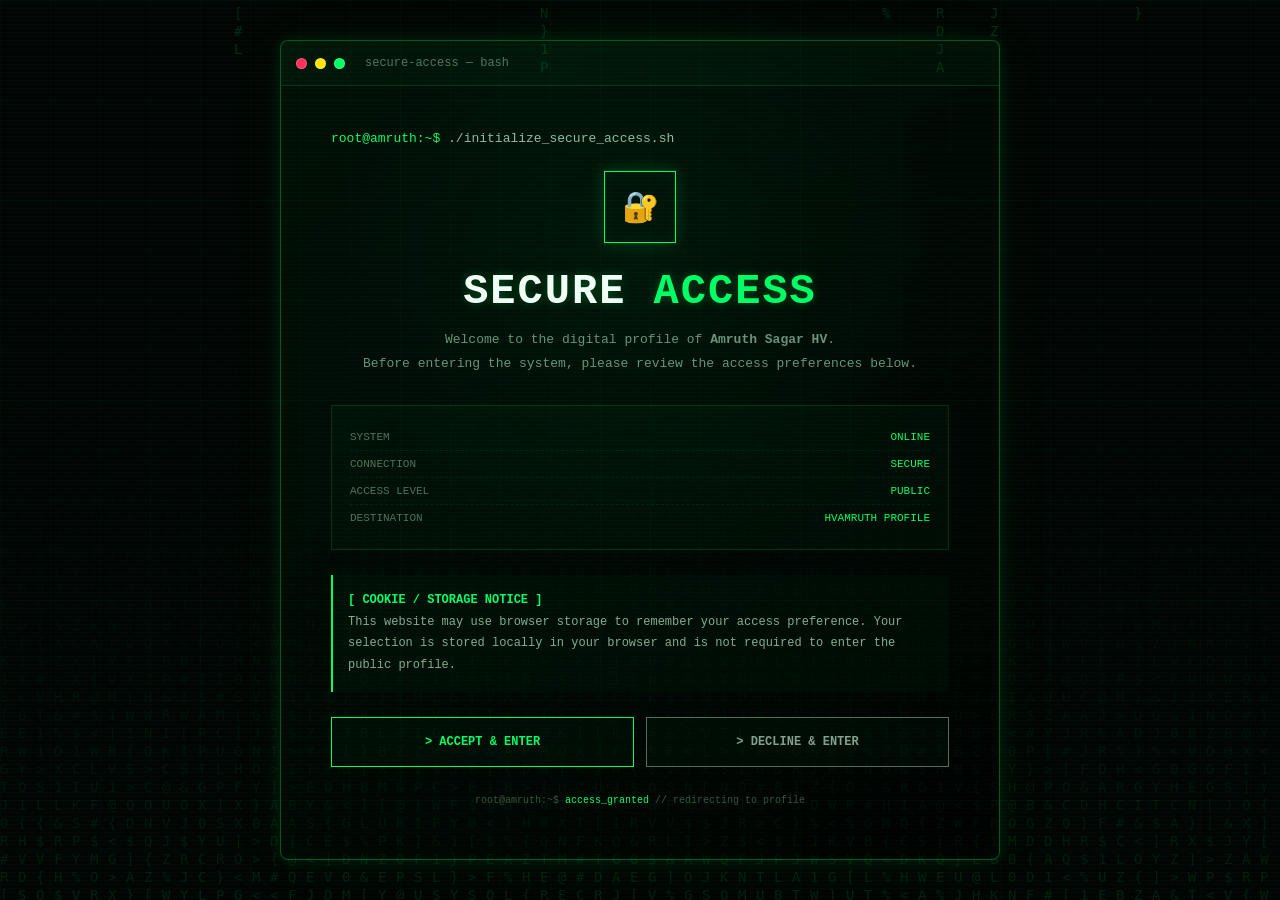
<file: index.html>
<meta charset="UTF-8">

<meta name="viewport"
      content="width=device-width, initial-scale=1.0">

<meta name="robots"
      content="noindex, nofollow">

<title>SECURE ACCESS | Amruth Sagar HV</title>

<style>

    /* =========================================================
       GLOBAL
    ========================================================= */

    :root {
        --bg: #020604;
        --panel: #050d08;
        --panel2: #07140b;

        --green: #00ff66;
        --green2: #00cc55;
        --green3: #00ff9c;

        --text: #d8ffe5;
        --muted: #669477;

        --border: rgba(0,255,102,0.25);

        --red: #ff315d;
        --yellow: #ffe600;
    }

    * {
        margin: 0;
        padding: 0;
        box-sizing: border-box;
    }

    html,
    body {
        width: 100%;
        min-height: 100%;
    }

    body {

        background:
            radial-gradient(
                circle at 50% 30%,
                rgba(0,255,102,0.07),
                transparent 35%
            ),
            #020604;

        color: var(--text);

        font-family:
            "Courier New",
            Courier,
            monospace;

        overflow: hidden;
    }

    /* =========================================================
       MATRIX BACKGROUND
    ========================================================= */

    #matrix {

        position: fixed;

        inset: 0;

        width: 100%;
        height: 100%;

        z-index: 0;

        opacity: 0.16;

        pointer-events: none;
    }

    /* =========================================================
       SCANLINES
    ========================================================= */

    body::before {

        content: "";

        position: fixed;

        inset: 0;

        z-index: 5;

        pointer-events: none;

        background:
            repeating-linear-gradient(
                to bottom,
                rgba(0,255,102,0.025) 0px,
                rgba(0,255,102,0.025) 1px,
                transparent 1px,
                transparent 4px
            );
    }

    /* =========================================================
       GRID
    ========================================================= */

    body::after {

        content: "";

        position: fixed;

        inset: 0;

        z-index: 1;

        pointer-events: none;

        background-image:
            linear-gradient(
                rgba(0,255,102,0.025) 1px,
                transparent 1px
            ),
            linear-gradient(
                90deg,
                rgba(0,255,102,0.025) 1px,
                transparent 1px
            );

        background-size: 50px 50px;
    }

    /* =========================================================
       MAIN
    ========================================================= */

    .access-screen {

        min-height: 100vh;

        display: flex;

        align-items: center;

        justify-content: center;

        padding: 25px;

        position: relative;

        z-index: 10;
    }

    /* =========================================================
       TERMINAL
    ========================================================= */

    .terminal {

        width: 100%;

        max-width: 720px;

        background:
            linear-gradient(
                145deg,
                rgba(0,255,102,0.045),
                rgba(0,0,0,0.45)
            );

        border: 1px solid
            rgba(0,255,102,0.32);

        box-shadow:
            0 0 15px
            rgba(0,255,102,0.10),

            0 0 60px
            rgba(0,255,102,0.05),

            inset 0 0 50px
            rgba(0,255,102,0.018);

        border-radius: 8px;

        overflow: hidden;

        animation:
            terminalIn 0.7s ease forwards;
    }

    @keyframes terminalIn {

        from {
            opacity: 0;
            transform: translateY(20px)
                       scale(0.98);
        }

        to {
            opacity: 1;
            transform: translateY(0)
                       scale(1);
        }
    }

    /* =========================================================
       TERMINAL HEADER
    ========================================================= */

    .terminal-header {

        height: 45px;

        display: flex;

        align-items: center;

        padding: 0 15px;

        background:
            rgba(0,255,102,0.025);

        border-bottom:
            1px solid
            rgba(0,255,102,0.15);
    }

    .dot {

        width: 11px;
        height: 11px;

        border-radius: 50%;

        margin-right: 8px;

        border: 1px solid
            rgba(255,255,255,0.2);
    }

    .red {
        background: var(--red);
    }

    .yellow {
        background: var(--yellow);
    }

    .green {
        background: var(--green);
    }

    .terminal-title {

        margin-left: 12px;

        color: #52765f;

        font-size: 12px;
    }

    /* =========================================================
       TERMINAL BODY
    ========================================================= */

    .terminal-body {

        padding: 45px 50px 50px;
    }

    .command {

        color: var(--green);

        font-size: 13px;

        margin-bottom: 25px;
    }

    .command span {

        color: #8fbda0;
    }

    /* =========================================================
       LOCK ICON
    ========================================================= */

    .lock {

        width: 72px;
        height: 72px;

        margin: 0 auto 25px;

        display: flex;

        align-items: center;
        justify-content: center;

        border: 1px solid
            var(--green);

        color: var(--green);

        font-size: 30px;

        box-shadow:
            0 0 15px
            rgba(0,255,102,0.20),

            inset 0 0 15px
            rgba(0,255,102,0.05);

        animation:
            pulse 2s infinite;
    }

    @keyframes pulse {

        0%,
        100% {
            box-shadow:
                0 0 10px
                rgba(0,255,102,0.15),
                inset 0 0 10px
                rgba(0,255,102,0.04);
        }

        50% {
            box-shadow:
                0 0 25px
                rgba(0,255,102,0.30),
                inset 0 0 20px
                rgba(0,255,102,0.08);
        }
    }



/* ==========================================
   MOBILE RESPONSIVE ENHANCEMENT
   Existing design remains unchanged on desktop
   ========================================== */

html {
  width: 100%;
  overflow-x: clip;
  -webkit-text-size-adjust: 100%;
}

body {
  width: 100%;
  max-width: 100%;
  overflow-x: clip;
}

/* Small phones: approximately 2.1–3 inch displays */
@media screen and (max-width: 320px) {
  body {
    font-size: 13px;
  }

  button,
  a,
  input,
  select {
    max-width: 100%;
  }

  img,
  video,
  canvas,
  iframe {
    max-width: 100%;
  }

  pre,
  code {
    overflow-wrap: anywhere;
  }
}

/* Compact phones: approximately 3–4 inch displays */
@media screen and (min-width: 321px) and (max-width: 375px) {
  body {
    font-size: 14px;
  }

  img,
  video,
  canvas,
  iframe {
    max-width: 100%;
  }
}

/* Standard phones: approximately 4–5 inch displays */
@media screen and (min-width: 376px) and (max-width: 480px) {
  body {
    font-size: 15px;
  }

  img,
  video,
  canvas,
  iframe {
    max-width: 100%;
  }
}

/* Mobile touch improvements */
@media (hover: none) and (pointer: coarse) {
  button,
  a,
  input,
  select,
  textarea {
    touch-action: manipulation;
  }
}

/* Respect users who prefer reduced motion */
@media (prefers-reduced-motion: reduce) {
  *,
  *::before,
  *::after {
    scroll-behavior: auto !important;
  }
}


      
      

    /* =========================================================
       TITLE
    ========================================================= */

    h1 {

        font-family:
            "Courier New",
            monospace;

        text-align: center;

        color: #f0fff5;

        font-size:
            clamp(25px, 5vw, 42px);

        letter-spacing: 2px;

        margin-bottom: 12px;

        text-shadow:
            0 0 10px
            rgba(0,255,102,0.25);
    }

    h1 span {
        color: var(--green);
    }

    .subtitle {

        text-align: center;

        color: #67947a;

        font-size: 13px;

        line-height: 1.8;

        margin-bottom: 30px;
    }

    /* =========================================================
       STATUS
    ========================================================= */

    .status {

        border:
            1px solid
            rgba(0,255,102,0.15);

        background:
            rgba(0,255,102,0.025);

        padding: 18px;

        margin-bottom: 25px;
    }

    .status-line {

        display: flex;

        justify-content: space-between;

        gap: 15px;

        padding: 7px 0;

        font-size: 11px;
    }

    .status-line:not(:last-child) {

        border-bottom:
            1px dashed
            rgba(0,255,102,0.08);
    }

    .status-label {
        color: #4e745b;
    }

    .status-value {
        color: var(--green);
        text-align: right;
    }

    /* =========================================================
       COOKIE NOTICE
    ========================================================= */

    .cookie-notice {

        color: #82ad91;

        font-size: 12px;

        line-height: 1.8;

        margin-bottom: 25px;

        padding: 15px;

        border-left:
            2px solid
            var(--green);

        background:
            rgba(0,255,102,0.025);
    }

    .cookie-notice strong {
        color: var(--green);
    }

    /* =========================================================
       BUTTONS
    ========================================================= */

    .buttons {

        display: grid;

        grid-template-columns:
            1fr 1fr;

        gap: 12px;
    }

    button {

        min-height: 50px;

        border: 1px solid
            var(--green);

        background:
            rgba(0,255,102,0.025);

        color: var(--green);

        font-family:
            "Courier New",
            monospace;

        font-size: 12px;

        font-weight: bold;

        cursor: pointer;

        transition: 0.25s;

        position: relative;

        overflow: hidden;
    }

    button::before {

        content: "> ";

        color: inherit;
    }

    button:hover {

        background: var(--green);

        color: #000;

        box-shadow:
            0 0 12px
            var(--green),

            0 0 30px
            rgba(0,255,102,0.20);

        transform:
            translateY(-2px);
    }

    .decline {

        border-color: #526d5b;

        color: #82a28d;
    }

    .decline:hover {

        background: #82a28d;

        border-color: #82a28d;

        color: #000;

        box-shadow:
            0 0 15px
            rgba(130,162,141,0.3);
    }

    /* =========================================================
       FOOTER
    ========================================================= */

    .footer {

        margin-top: 25px;

        text-align: center;

        color: #385541;

        font-size: 10px;

        line-height: 1.7;
    }

    .footer span {
        color: var(--green);
    }

    /* =========================================================
       MOBILE
    ========================================================= */

    @media (max-width: 600px) {

        .access-screen {
            padding: 15px;
        }

        .terminal-body {
            padding: 30px 22px 35px;
        }

        .buttons {
            grid-template-columns: 1fr;
        }

        .status-line {
            flex-direction: column;
            gap: 3px;
        }

        .status-value {
            text-align: left;
        }

        .lock {
            width: 60px;
            height: 60px;
            font-size: 25px;
        }
    }

</style>

</head> <body>
<!-- =========================================================
     MATRIX
========================================================== -->

<canvas id="matrix"></canvas>

<!-- =========================================================
     ACCESS SCREEN
========================================================== -->

<main class="access-screen">

    <div class="terminal">

        <!-- TERMINAL HEADER -->

        <div class="terminal-header">

            <span class="dot red"></span>

            <span class="dot yellow"></span>

            <span class="dot green"></span>

            <span class="terminal-title">
                secure-access — bash
            </span>

        </div>

        <!-- TERMINAL BODY -->

        <div class="terminal-body">

            <div class="command">

                root@amruth:~$

                <span>
                    ./initialize_secure_access.sh
                </span>

            </div>

            <div class="lock">
                🔐
            </div>

            <h1>
                SECURE <span>ACCESS</span>
            </h1>

            <p class="subtitle">

                Welcome to the digital profile of
                <strong>Amruth Sagar HV</strong>.

                <br>

                Before entering the system,
                please review the access preferences below.

            </p>

            <!-- SYSTEM STATUS -->

            <div class="status">

                <div class="status-line">

                    <span class="status-label">
                        SYSTEM
                    </span>

                    <span class="status-value">
                        ONLINE
                    </span>

                </div>

                <div class="status-line">

                    <span class="status-label">
                        CONNECTION
                    </span>

                    <span class="status-value">
                        SECURE
                    </span>

                </div>

                <div class="status-line">

                    <span class="status-label">
                        ACCESS LEVEL
                    </span>

                    <span class="status-value">
                        PUBLIC
                    </span>

                </div>

                <div class="status-line">

                    <span class="status-label">
                        DESTINATION
                    </span>

                    <span class="status-value">
                        HVAMRUTH PROFILE
                    </span>

                </div>

            </div>

            <!-- COOKIE INFORMATION -->

            <div class="cookie-notice">

                <strong>[ COOKIE / STORAGE NOTICE ]</strong>

                <br>

                This website may use browser storage to
                remember your access preference.

                Your selection is stored locally in your
                browser and is not required to enter the
                public profile.

            </div>

            <!-- BUTTONS -->

            <div class="buttons">

                <button
                    type="button"
                    id="acceptBtn">

                    ACCEPT & ENTER

                </button>

                <button
                    type="button"
                    id="declineBtn"
                    class="decline">

                    DECLINE & ENTER

                </button>

            </div>

            <div class="footer">

                root@amruth:~$

                <span>
                    access_granted
                </span>

                // redirecting to profile

            </div>

        </div>

    </div>

</main>

<!-- =========================================================
     JAVASCRIPT
========================================================== -->

<script>

    /* =====================================================
       WEBSITE URL
    ===================================================== */

    const WEBSITE_URL = "home.html";

    /* =====================================================
       COOKIE / LOCAL STORAGE KEY
    ===================================================== */

    const CONSENT_KEY =
        "amruth_cookie_consent";

    /* =====================================================
       REDIRECT
    ===================================================== */

    function enterWebsite(choice) {

        /*
         * Store the user's choice locally.
         *
         * This does NOT send information to a server.
         */

        try {

            localStorage.setItem(
                CONSENT_KEY,
                choice
            );

        } catch (error) {

            /*
             * If browser storage is unavailable,
             * continue with the redirect anyway.
             */

            console.warn(
                "Local storage unavailable:",
                error
            );

        }

        /*
         * Redirect to the main website.
         */

        window.location.href = WEBSITE_URL;

    }

    /* =====================================================
       ACCEPT
    ===================================================== */

    document
        .getElementById("acceptBtn")
        .addEventListener(
            "click",
            function () {

                enterWebsite("accepted");
                  logCookieDecision("ACCEPTED");

            }
        );

    /* =====================================================
       DECLINE
    ===================================================== */

    document
        .getElementById("declineBtn")
        .addEventListener(
            "click",
            function () {

                enterWebsite("declined");
                  logCookieDecision("DECLINED");

            }
        );

    /* =====================================================
       MATRIX EFFECT
    ===================================================== */

    const canvas =
        document.getElementById("matrix");

    const ctx =
        canvas.getContext("2d");

    let width;
    let height;
    let columns;
    let drops;

    const characters =
        "01ABCDEFGHIJKLMNOPQRSTUVWXYZ#$%&@<>[]{}";

    function resizeMatrix() {

        width =
            canvas.width =
            window.innerWidth;

        height =
            canvas.height =
            window.innerHeight;

        columns =
            Math.floor(width / 18);

        drops =
            Array(columns).fill(1);
    }

    resizeMatrix();

    window.addEventListener(
        "resize",
        resizeMatrix
    );

    function drawMatrix() {

        ctx.fillStyle =
            "rgba(2,6,4,0.08)";

        ctx.fillRect(
            0,
            0,
            width,
            height
        );

        ctx.fillStyle =
            "#00ff66";

        ctx.font =
            "14px monospace";

        for (
            let i = 0;
            i < drops.length;
            i++
        ) {

            const character =
                characters[
                    Math.floor(
                        Math.random() *
                        characters.length
                    )
                ];

            ctx.fillText(
                character,
                i * 18,
                drops[i] * 18
            );

            if (
                drops[i] * 18 > height &&
                Math.random() > 0.975
            ) {

                drops[i] = 0;

            }

            drops[i]++;

        }

        requestAnimationFrame(
            drawMatrix
        );
    }

    drawMatrix();

    /* =====================================================
       KEYBOARD SHORTCUT
    ===================================================== */

    document.addEventListener(
        "keydown",
        function (event) {

            if (event.key === "Enter") {

                enterWebsite("accepted");

            }

        }
    );





async function logCookieDecision(decision) {
    try {
        await fetch("https://YOUR-LOGGING-SERVER.example.com/api/cookie-log", {
            method: "POST",
            headers: {
                "Content-Type": "application/json"
            },
            body: JSON.stringify({
                decision: decision,
                timestamp: new Date().toISOString(),
                page: window.location.href,
                userAgent: navigator.userAgent
            }),
            keepalive: true
        });
    } catch (error) {
        console.warn("Cookie decision logging failed:", error);
    }
}








      
</script>
</file>
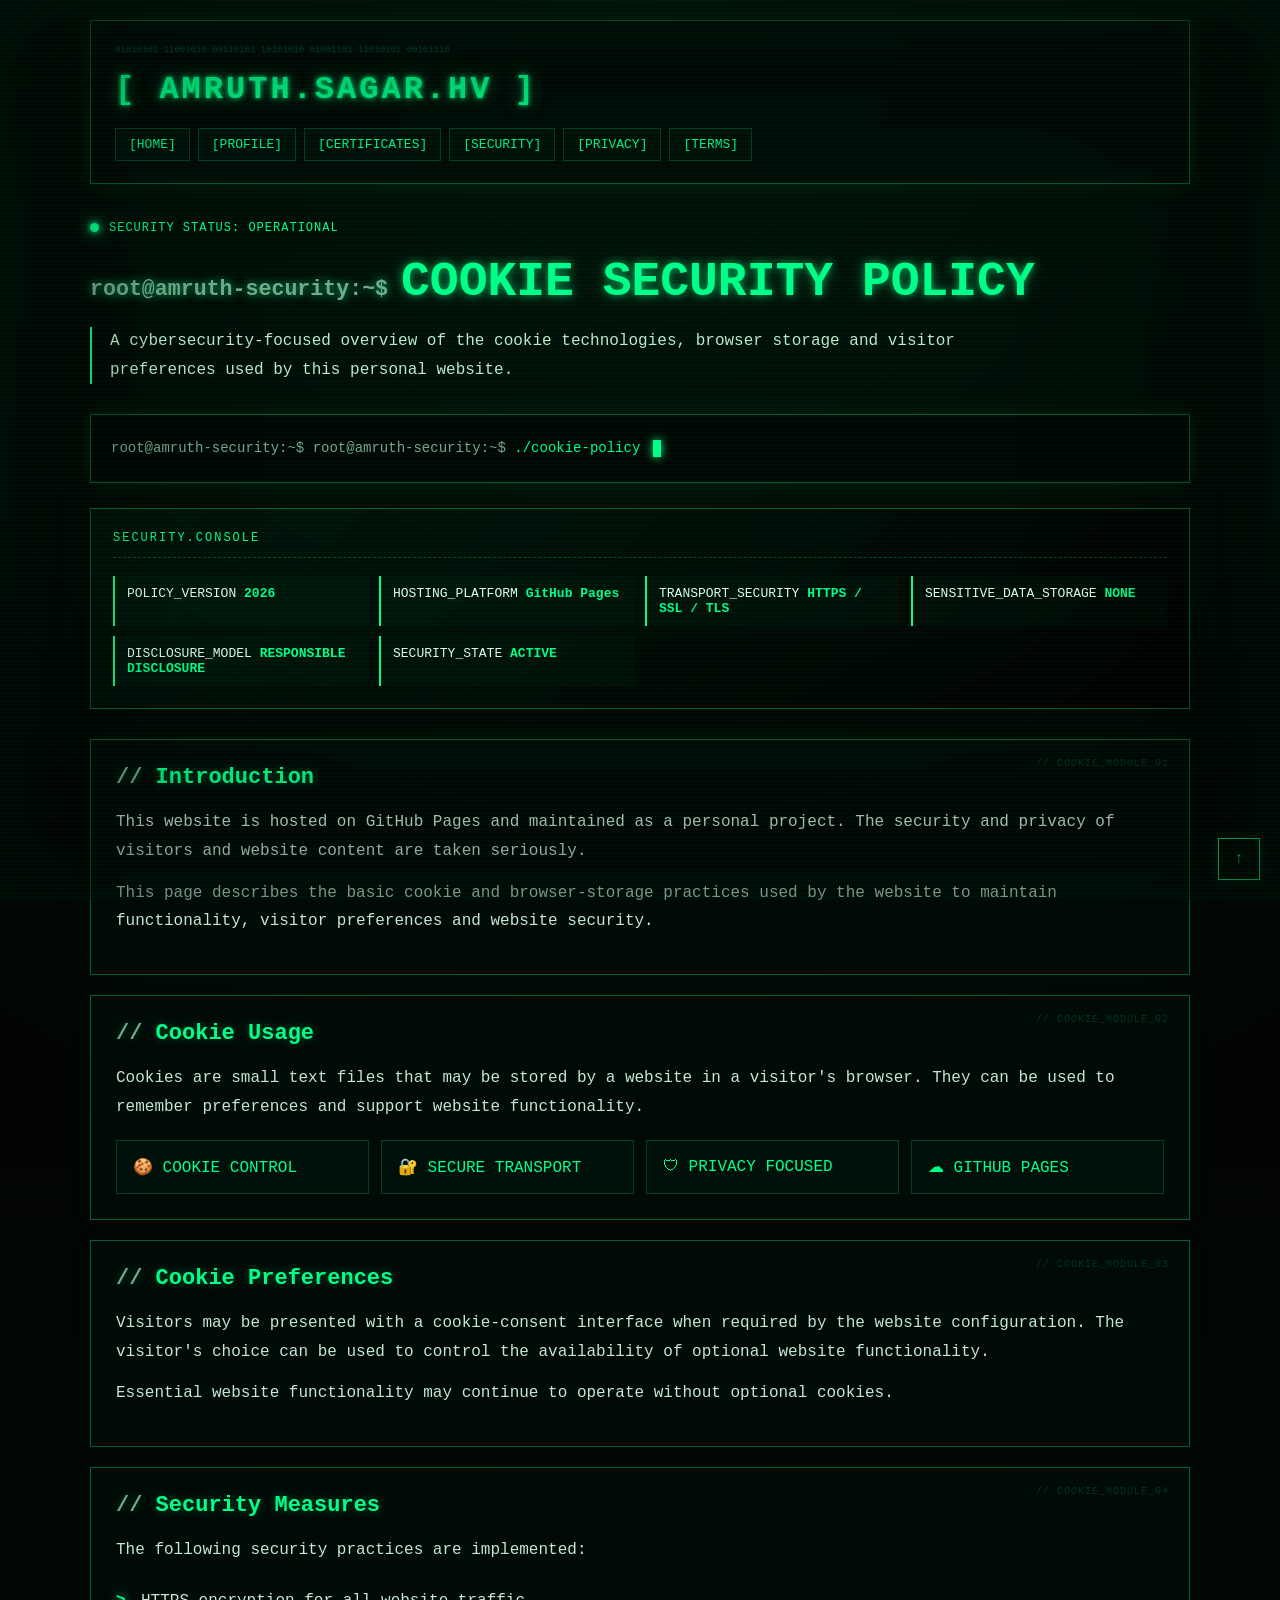
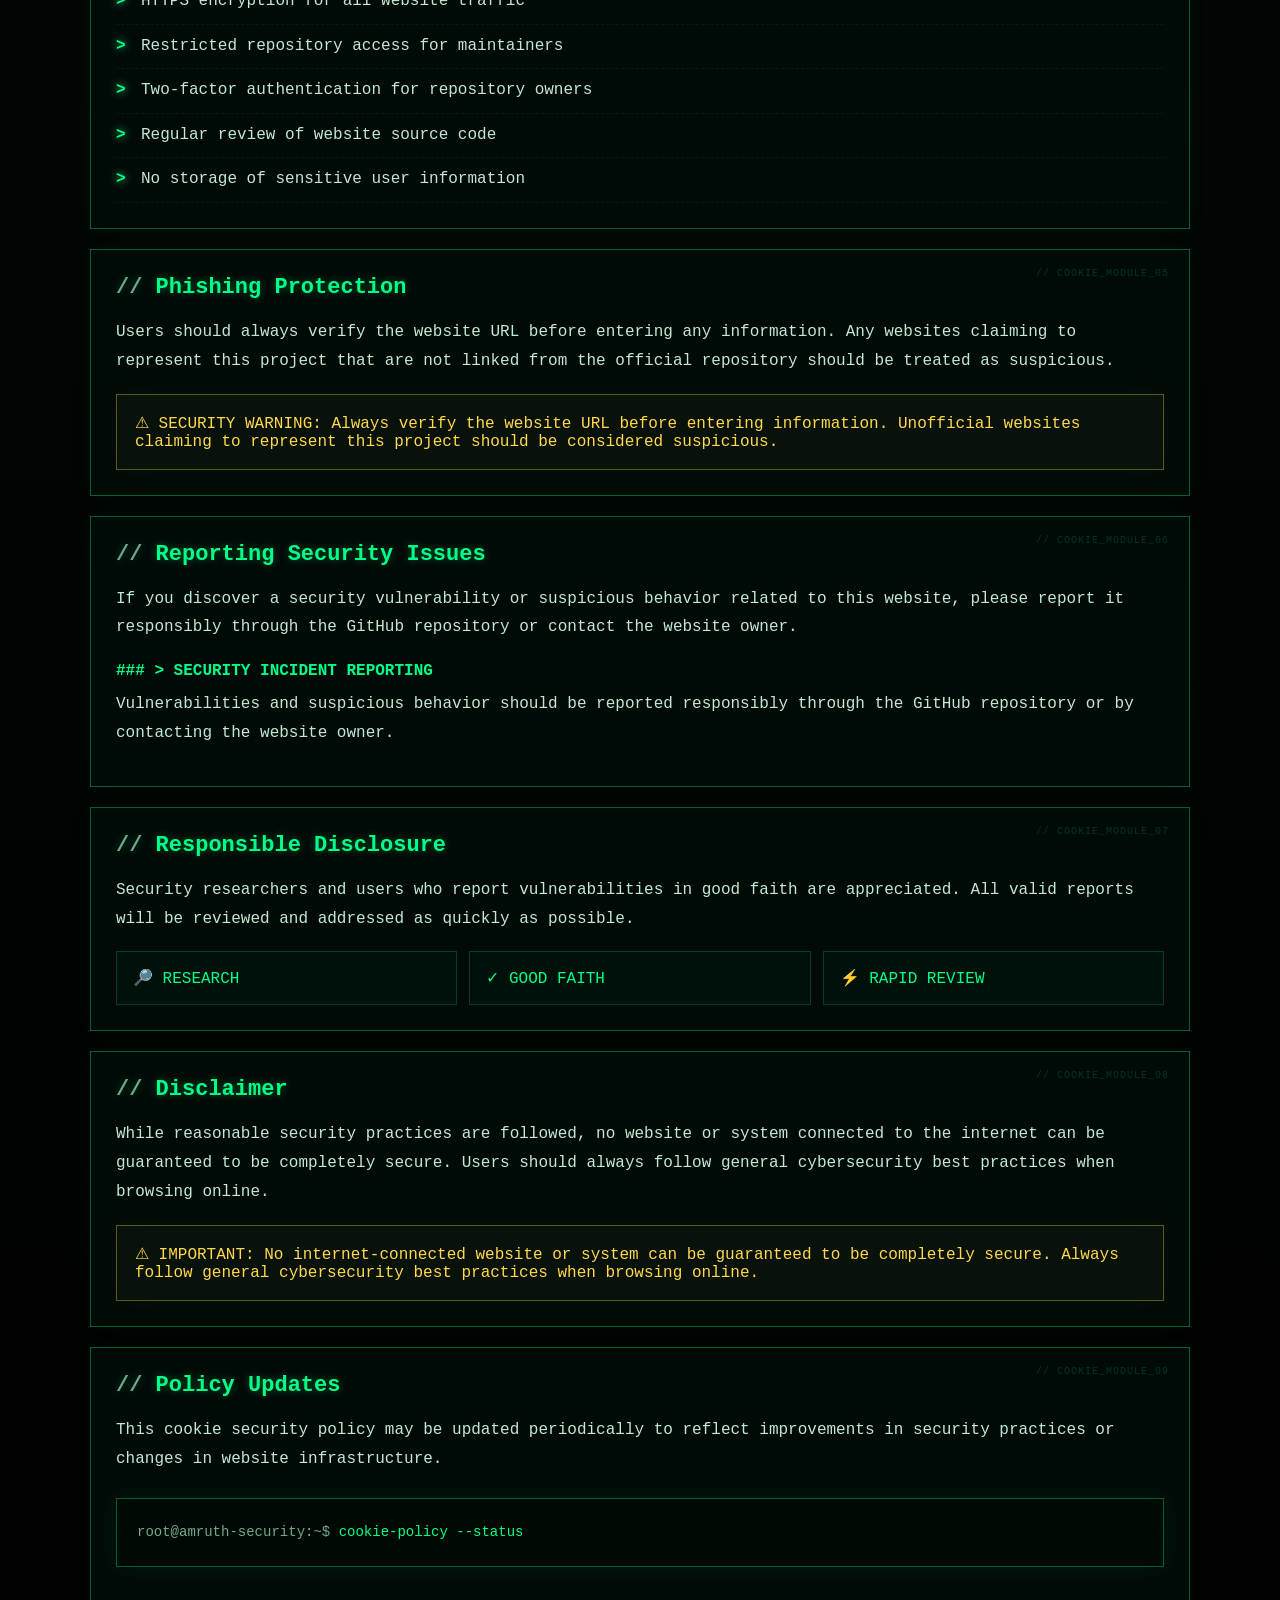
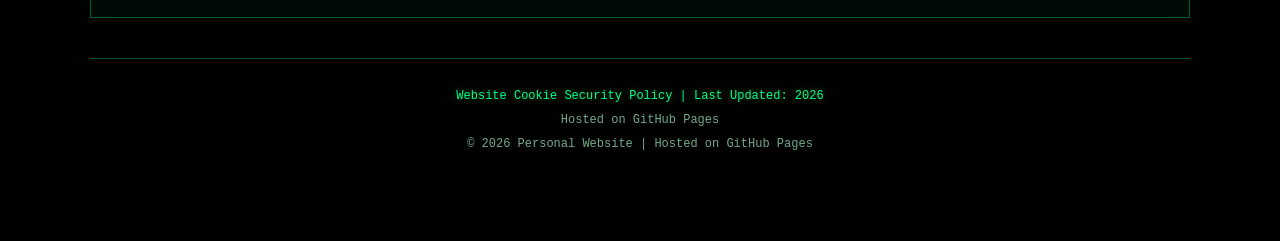
<file: cookies.html>
<!DOCTYPE html>
<html lang="en">
<head>
<meta charset="UTF-8">
<meta name="viewport" content="width=device-width, initial-scale=1.0">

<title>Cookie Security | Amruth Sagar HV</title>

<meta name="description"
content="Cookie Security Policy - Amruth Sagar HV">

<style>
/* =========================================================
   AMRUTH.SAGAR.HV
   HACKER / SECURITY TERMINAL THEME
   Visual theme inspired by security.html
   ========================================================= */

:root {
    --green: #00ff88;
    --green-soft: #00cc66;
    --green-dark: #003b24;
    --black: #020403;
    --panel: rgba(0, 12, 8, 0.90);
    --border: rgba(0, 255, 136, 0.35);
    --text: #d8ffe9;
    --muted: #72a98b;
    --red: #ff3b3b;
    --yellow: #ffd84d;
}

* {
    margin: 0;
    padding: 0;
    box-sizing: border-box;
}

html {
    scroll-behavior: smooth;
}

body {
    min-height: 100vh;
    background:
        radial-gradient(circle at 50% 0%, rgba(0,255,136,.08), transparent 35%),
        linear-gradient(180deg, #010201 0%, #020604 50%, #000 100%);
    color: var(--text);
    font-family: "Courier New", Courier, monospace;
    overflow-x: hidden;
}

/* =========================================================
   MATRIX BACKGROUND
   ========================================================= */

#matrix {
    position: fixed;
    inset: 0;
    width: 100%;
    height: 100%;
    z-index: -3;
    opacity: .16;
    pointer-events: none;
}

/* Scanlines */

body::before {
    content: "";
    position: fixed;
    inset: 0;
    pointer-events: none;
    z-index: 9998;

    background:
        repeating-linear-gradient(
            to bottom,
            rgba(0,255,136,.025) 0px,
            rgba(0,255,136,.025) 1px,
            transparent 2px,
            transparent 4px
        );

    mix-blend-mode: screen;
}

/* CRT glow */

body::after {
    content: "";
    position: fixed;
    inset: 0;
    pointer-events: none;
    z-index: 9997;

    box-shadow:
        inset 0 0 100px rgba(0,255,136,.05),
        inset 0 0 220px rgba(0,0,0,.8);
}

/* =========================================================
   MAIN CONTAINER
   ========================================================= */

.container {
    width: min(1100px, 92%);
    margin: auto;
    padding: 20px 0 60px;
}

/* =========================================================
   HEADER
   ========================================================= */

header {
    position: relative;
    margin-bottom: 35px;
    padding: 22px 24px;

    background: rgba(0, 12, 8, .82);
    border: 1px solid var(--border);

    box-shadow:
        0 0 20px rgba(0,255,136,.08),
        inset 0 0 25px rgba(0,255,136,.025);

    backdrop-filter: blur(6px);
}

header::before {
    content: "01010101 11001010 00110101 10101010 01001101 11010101 00101110";
    display: block;

    color: rgba(0,255,136,.28);
    font-size: 9px;
    line-height: 1.6;

    margin-bottom: 14px;
    word-break: break-all;
}

.logo {
    color: var(--green);
    text-decoration: none;

    font-size: clamp(22px, 4vw, 32px);
    font-weight: bold;
    letter-spacing: 3px;

    text-shadow:
        0 0 5px var(--green),
        0 0 15px rgba(0,255,136,.5);
}

.logo::before {
    content: "[";
}

.logo::after {
    content: "]";
}

nav {
    margin-top: 20px;

    display: flex;
    flex-wrap: wrap;
    gap: 8px;
}

nav a {
    color: var(--green);
    text-decoration: none;

    padding: 8px 13px;

    border: 1px solid rgba(0,255,136,.2);

    background: rgba(0,255,136,.025);

    font-size: 13px;

    transition:
        .25s ease;
}

nav a:hover {
    color: #000;
    background: var(--green);

    box-shadow:
        0 0 10px var(--green),
        0 0 30px rgba(0,255,136,.35);

    transform: translateY(-2px);
}

/* =========================================================
   STATUS BAR
   ========================================================= */

.status {
    display: inline-flex;
    align-items: center;
    gap: 10px;

    margin-bottom: 20px;

    color: var(--green);

    font-size: 12px;
    letter-spacing: 1px;
}

.status-dot {
    width: 9px;
    height: 9px;

    border-radius: 50%;

    background: var(--green);

    box-shadow:
        0 0 6px var(--green),
        0 0 15px var(--green);

    animation: pulse 1.4s infinite;
}

@keyframes pulse {
    0%,100% {
        opacity: 1;
        transform: scale(1);
    }

    50% {
        opacity: .35;
        transform: scale(.65);
    }
}

/* =========================================================
   TERMINAL TITLE
   ========================================================= */

h1 {
    color: var(--green);

    font-size: clamp(28px, 5vw, 48px);

    margin-bottom: 18px;

    text-shadow:
        0 0 8px rgba(0,255,136,.65),
        0 0 25px rgba(0,255,136,.2);
}

h1::before {
    content: "root@amruth-security:~$ ";
    color: var(--muted);
    font-size: .45em;
}

/* =========================================================
   INTRO
   ========================================================= */

.intro {
    color: #b9eacb;

    line-height: 1.8;

    max-width: 900px;

    border-left: 2px solid var(--green);

    padding-left: 18px;

    margin-bottom: 30px;
}

/* =========================================================
   TERMINAL COMMAND
   ========================================================= */

.terminal {
    background: rgba(0, 8, 5, .94);

    border: 1px solid var(--border);

    padding: 20px;

    margin: 25px 0;

    box-shadow:
        0 0 25px rgba(0,255,136,.08),
        inset 0 0 30px rgba(0,255,136,.025);
}

.terminal-line {
    color: var(--green);

    font-size: 14px;

    line-height: 1.9;

    overflow-wrap: anywhere;
}

.terminal-line::before {
    content: "root@amruth-security:~$ ";
    color: var(--muted);
}

.cursor {
    display: inline-block;

    width: 8px;
    height: 17px;

    margin-left: 4px;

    background: var(--green);

    vertical-align: middle;

    box-shadow: 0 0 10px var(--green);

    animation: blink .8s infinite;
}

@keyframes blink {
    0%,49% {
        opacity: 1;
    }

    50%,100% {
        opacity: 0;
    }
}

/* =========================================================
   SECURITY CONSOLE
   ========================================================= */

.console {
    padding: 22px;

    background:
        linear-gradient(
            135deg,
            rgba(0,255,136,.035),
            rgba(0,0,0,.65)
        );

    border: 1px solid var(--border);

    margin-bottom: 30px;

    position: relative;
}

.console::before {
    content: "SECURITY.CONSOLE";

    display: block;

    color: var(--green);

    font-size: 12px;

    letter-spacing: 2px;

    margin-bottom: 18px;

    padding-bottom: 12px;

    border-bottom: 1px dashed rgba(0,255,136,.25);
}

.console-grid {
    display: grid;

    grid-template-columns:
        repeat(auto-fit, minmax(230px, 1fr));

    gap: 10px;
}

.console-item {
    padding: 10px 12px;

    border-left: 2px solid var(--green);

    background: rgba(0,255,136,.025);

    font-size: 13px;

    transition: .25s ease;
}

.console-item:hover {
    background: rgba(0,255,136,.08);

    box-shadow:
        0 0 15px rgba(0,255,136,.08);

    transform: translateX(4px);
}

.console-item span {
    color: var(--muted);
}

.console-item strong {
    color: var(--green);
}

/* =========================================================
   SECTIONS
   ========================================================= */

section {
    position: relative;

    background: var(--panel);

    border: 1px solid var(--border);

    padding: 25px;

    margin: 20px 0;

    box-shadow:
        0 0 20px rgba(0,255,136,.045),
        inset 0 0 30px rgba(0,255,136,.015);

    overflow: hidden;
}

section::before {
    content: attr(data-module);

    position: absolute;

    right: 20px;
    top: 18px;

    color: rgba(0,255,136,.18);

    font-size: 10px;

    letter-spacing: 1px;
}

section:hover {
    border-color: rgba(0,255,136,.65);

    box-shadow:
        0 0 25px rgba(0,255,136,.1),
        inset 0 0 35px rgba(0,255,136,.025);
}

h2 {
    color: var(--green);

    font-size: 22px;

    margin-bottom: 18px;

    text-shadow:
        0 0 8px rgba(0,255,136,.35);
}

h2::before {
    content: "// ";
    color: var(--muted);
}

h3 {
    color: var(--green);

    margin: 20px 0 10px;

    font-size: 16px;
}

p {
    color: #c4e8d2;

    line-height: 1.8;

    margin-bottom: 13px;
}

/* =========================================================
   SECURITY ITEMS
   ========================================================= */

.security-items {
    display: grid;

    grid-template-columns:
        repeat(auto-fit, minmax(200px, 1fr));

    gap: 12px;

    margin-top: 18px;
}

.security-item {
    padding: 16px;

    border: 1px solid rgba(0,255,136,.2);

    background: rgba(0,255,136,.025);

    color: var(--green);

    transition: .25s ease;
}

.security-item:hover {
    transform: translateY(-3px);

    border-color: var(--green);

    box-shadow:
        0 0 20px rgba(0,255,136,.12);
}

/* =========================================================
   LISTS
   ========================================================= */

ul {
    list-style: none;

    margin-top: 15px;
}

li {
    position: relative;

    color: #c4e8d2;

    padding: 9px 0 9px 25px;

    border-bottom: 1px dashed rgba(0,255,136,.08);

    line-height: 1.6;
}

li::before {
    content: ">";
    position: absolute;

    left: 0;

    color: var(--green);

    font-weight: bold;

    text-shadow: 0 0 8px var(--green);
}

/* =========================================================
   WARNING
   ========================================================= */

.warning {
    border: 1px solid rgba(255,216,77,.35);

    background: rgba(255,216,77,.035);

    padding: 18px;

    color: var(--yellow);

    margin-top: 18px;

    box-shadow:
        0 0 20px rgba(255,216,77,.035);
}

.warning strong {
    color: var(--yellow);
}

/* =========================================================
   FOOTER
   ========================================================= */

footer {
    text-align: center;

    margin-top: 40px;

    padding: 25px 10px;

    border-top: 1px solid var(--border);

    color: var(--muted);

    font-size: 12px;

    line-height: 2;
}

footer .green {
    color: var(--green);

    text-shadow:
        0 0 8px rgba(0,255,136,.4);
}

/* =========================================================
   BACK TO TOP
   ========================================================= */

.top {
    position: fixed;

    right: 20px;
    bottom: 20px;

    width: 42px;
    height: 42px;

    display: flex;
    align-items: center;
    justify-content: center;

    color: var(--green);

    border: 1px solid var(--green);

    background: rgba(0,10,6,.85);

    text-decoration: none;

    box-shadow:
        0 0 12px rgba(0,255,136,.15);

    transition: .25s ease;

    z-index: 100;
}

.top:hover {
    color: #000;

    background: var(--green);

    box-shadow:
        0 0 15px var(--green),
        0 0 35px rgba(0,255,136,.4);
}

/* =========================================================
   GLITCH EFFECT
   ========================================================= */

.glitch {
    position: relative;

    animation: subtleGlitch 5s infinite;
}

@keyframes subtleGlitch {
    0%,94%,100% {
        transform: translate(0);
    }

    95% {
        transform: translate(-1px, 1px);
    }

    96% {
        transform: translate(1px, -1px);
    }

    97% {
        transform: translate(0);
    }
}

/* =========================================================
   RESPONSIVE
   ========================================================= */

@media (max-width: 700px) {

    .container {
        width: 94%;
        padding-top: 10px;
    }

    header {
        padding: 17px;
    }

    nav {
        gap: 5px;
    }

    nav a {
        font-size: 11px;
        padding: 7px 9px;
    }

    section {
        padding: 19px;
    }

    .console {
        padding: 17px;
    }

    h1 {
        font-size: 28px;
    }

    h1::before {
        display: block;
        margin-bottom: 6px;
    }

    section::before {
        display: none;
    }

    .top {
        width: 38px;
        height: 38px;

        right: 12px;
        bottom: 12px;
    }
}

@media (prefers-reduced-motion: reduce) {

    *,
    *::before,
    *::after {
        animation-duration: .01ms !important;
        animation-iteration-count: 1 !important;
        scroll-behavior: auto !important;
    }
}
</style>
</head>

<body>

<canvas id="matrix"></canvas>

<div class="container">

<header>

    <a class="logo" href="https://hvamruth.github.io/amruth.profile.com/">
        AMRUTH.SAGAR.HV
    </a>

    <nav>
        <a href="https://hvamruth.github.io/amruth.profile.com/">[HOME]</a>
        <a href="https://hvamruth.github.io/amruth.profile.com/Profile.html">[PROFILE]</a>
        <a href="https://hvamruth.github.io/amruth.profile.com/certificate.html">[CERTIFICATES]</a>
        <a href="https://hvamruth.github.io/amruth.profile.com/security.html">[SECURITY]</a>
        <a href="https://hvamruth.github.io/amruth.profile.com/privacy-policy.html">[PRIVACY]</a>
        <a href="https://hvamruth.github.io/amruth.profile.com/terms.html">[TERMS]</a>
    </nav>

</header>

<main>

<div class="status">
    <span class="status-dot"></span>
    SECURITY STATUS: OPERATIONAL
</div>

<h1 class="glitch">COOKIE SECURITY POLICY</h1>

<p class="intro">
    A cybersecurity-focused overview of the cookie technologies,
    browser storage and visitor preferences used by this personal website.
</p>

<div class="terminal">

    <div class="terminal-line">
        ./cookie-policy --status
        <span class="cursor"></span>
    </div>

</div>

<div class="console">

    <div class="console-grid">

        <div class="console-item">
            POLICY_VERSION
            <strong>2026</strong>
        </div>

        <div class="console-item">
            HOSTING_PLATFORM
            <strong>GitHub Pages</strong>
        </div>

        <div class="console-item">
            TRANSPORT_SECURITY
            <strong>HTTPS / SSL / TLS</strong>
        </div>

        <div class="console-item">
            SENSITIVE_DATA_STORAGE
            <strong>NONE</strong>
        </div>

        <div class="console-item">
            DISCLOSURE_MODEL
            <strong>RESPONSIBLE DISCLOSURE</strong>
        </div>

        <div class="console-item">
            SECURITY_STATE
            <strong>ACTIVE</strong>
        </div>

    </div>

</div>

<section data-module="// COOKIE_MODULE_01">

    <h2>Introduction</h2>

    <p>
        This website is hosted on GitHub Pages and maintained as a
        personal project. The security and privacy of visitors and
        website content are taken seriously.
    </p>

    <p>
        This page describes the basic cookie and browser-storage
        practices used by the website to maintain functionality,
        visitor preferences and website security.
    </p>

</section>

<section data-module="// COOKIE_MODULE_02">

    <h2>Cookie Usage</h2>

    <p>
        Cookies are small text files that may be stored by a website
        in a visitor's browser. They can be used to remember
        preferences and support website functionality.
    </p>

    <div class="security-items">

        <div class="security-item">
            🍪 COOKIE CONTROL
        </div>

        <div class="security-item">
            🔐 SECURE TRANSPORT
        </div>

        <div class="security-item">
            🛡 PRIVACY FOCUSED
        </div>

        <div class="security-item">
            ☁ GITHUB PAGES
        </div>

    </div>

</section>

<section data-module="// COOKIE_MODULE_03">

    <h2>Cookie Preferences</h2>

    <p>
        Visitors may be presented with a cookie-consent interface
        when required by the website configuration. The visitor's
        choice can be used to control the availability of optional
        website functionality.
    </p>

    <p>
        Essential website functionality may continue to operate
        without optional cookies.
    </p>

</section>

<section data-module="// COOKIE_MODULE_04">

    <h2>Security Measures</h2>

    <p>
        The following security practices are implemented:
    </p>

    <ul>
        <li>HTTPS encryption for all website traffic</li>
        <li>Restricted repository access for maintainers</li>
        <li>Two-factor authentication for repository owners</li>
        <li>Regular review of website source code</li>
        <li>No storage of sensitive user information</li>
    </ul>

</section>

<section data-module="// COOKIE_MODULE_05">

    <h2>Phishing Protection</h2>

    <p>
        Users should always verify the website URL before entering
        any information. Any websites claiming to represent this
        project that are not linked from the official repository
        should be treated as suspicious.
    </p>

    <div class="warning">
        ⚠ SECURITY WARNING:
        Always verify the website URL before entering information.
        Unofficial websites claiming to represent this project
        should be considered suspicious.
    </div>

</section>

<section data-module="// COOKIE_MODULE_06">

    <h2>Reporting Security Issues</h2>

    <p>
        If you discover a security vulnerability or suspicious
        behavior related to this website, please report it
        responsibly through the GitHub repository or contact the
        website owner.
    </p>

    <h3>### &gt; SECURITY INCIDENT REPORTING</h3>

    <p>
        Vulnerabilities and suspicious behavior should be reported
        responsibly through the GitHub repository or by contacting
        the website owner.
    </p>

</section>

<section data-module="// COOKIE_MODULE_07">

    <h2>Responsible Disclosure</h2>

    <p>
        Security researchers and users who report vulnerabilities
        in good faith are appreciated. All valid reports will be
        reviewed and addressed as quickly as possible.
    </p>

    <div class="security-items">

        <div class="security-item">
            🔎 RESEARCH
        </div>

        <div class="security-item">
            ✓ GOOD FAITH
        </div>

        <div class="security-item">
            ⚡ RAPID REVIEW
        </div>

    </div>

</section>

<section data-module="// COOKIE_MODULE_08">

    <h2>Disclaimer</h2>

    <p>
        While reasonable security practices are followed, no website
        or system connected to the internet can be guaranteed to be
        completely secure. Users should always follow general
        cybersecurity best practices when browsing online.
    </p>

    <div class="warning">
        ⚠ IMPORTANT:
        No internet-connected website or system can be guaranteed
        to be completely secure. Always follow general cybersecurity
        best practices when browsing online.
    </div>

</section>

<section data-module="// COOKIE_MODULE_09">

    <h2>Policy Updates</h2>

    <p>
        This cookie security policy may be updated periodically to
        reflect improvements in security practices or changes in
        website infrastructure.
    </p>

    <div class="terminal">
        <div class="terminal-line">
            cookie-policy --status
        </div>
    </div>

</section>

</main>

<footer>

    <div class="green">
        Website Cookie Security Policy | Last Updated: 2026
    </div>

    <div>
        Hosted on GitHub Pages
    </div>

    <div>
        © 2026 Personal Website | Hosted on GitHub Pages
    </div>

</footer>

</div>

<a href="#" class="top" aria-label="Back to top">↑</a>

<script>
/* =========================================================
   MATRIX DIGITAL RAIN
   ========================================================= */

const canvas = document.getElementById("matrix");
const ctx = canvas.getContext("2d");

let width;
let height;
let columns;
let drops;

const characters =
    "01ABCDEFGHIJKLMNOPQRSTUVWXYZ#$%&@<>[]{}";

function resizeMatrix() {

    width = canvas.width = window.innerWidth;
    height = canvas.height = window.innerHeight;

    const fontSize = 14;

    columns = Math.floor(width / fontSize);

    drops = Array(columns)
        .fill(1)
        .map(() => Math.random() * -100);

}

function drawMatrix() {

    ctx.fillStyle = "rgba(0, 0, 0, 0.055)";

    ctx.fillRect(
        0,
        0,
        width,
        height
    );

    ctx.font = "14px monospace";

    for (let i = 0; i < columns; i++) {

        const text =
            characters[
                Math.floor(
                    Math.random() *
                    characters.length
                )
            ];

        const x = i * 14;
        const y = drops[i] * 14;

        ctx.fillStyle = "#00ff88";

        ctx.fillText(
            text,
            x,
            y
        );

        if (
            y > height &&
            Math.random() > 0.975
        ) {
            drops[i] = 0;
        }

        drops[i]++;
    }

    requestAnimationFrame(drawMatrix);
}

window.addEventListener(
    "resize",
    resizeMatrix
);

resizeMatrix();
drawMatrix();

/* =========================================================
   TERMINAL TYPING EFFECT
   ========================================================= */

const terminalLine =
    document.querySelector(".terminal-line");

const originalText =
    "./cookie-policy --status";

terminalLine.innerHTML = "";

const prefix =
    document.createElement("span");

prefix.textContent =
    "root@amruth-security:~$ ";

prefix.style.color =
    "#72a98b";

terminalLine.appendChild(prefix);

const typed =
    document.createElement("span");

terminalLine.appendChild(typed);

const cursor =
    document.createElement("span");

cursor.className = "cursor";

terminalLine.appendChild(cursor);

let index = 0;

function typeCommand() {

    if (index < originalText.length) {

        typed.textContent +=
            originalText.charAt(index);

        index++;

        setTimeout(
            typeCommand,
            55
        );

    }

}

setTimeout(
    typeCommand,
    500
);

/* =========================================================
   RANDOM GLITCH EFFECT
   ========================================================= */

setInterval(() => {

    const title =
        document.querySelector(".glitch");

    if (!title) return;

    title.style.textShadow =
        "2px 0 #00ff88, -2px 0 rgba(0,255,136,.35)";

    setTimeout(() => {

        title.style.textShadow =
            "0 0 8px rgba(0,255,136,.65), 0 0 25px rgba(0,255,136,.2)";

    }, 100);

}, 4500);

/* =========================================================
   BACK TO TOP
   ========================================================= */

document.querySelector(".top").addEventListener(
    "click",
    function(event) {

        event.preventDefault();

        window.scrollTo({
            top: 0,
            behavior: "smooth"
        });

    }
);
</script>

</body>
</html>
</file>
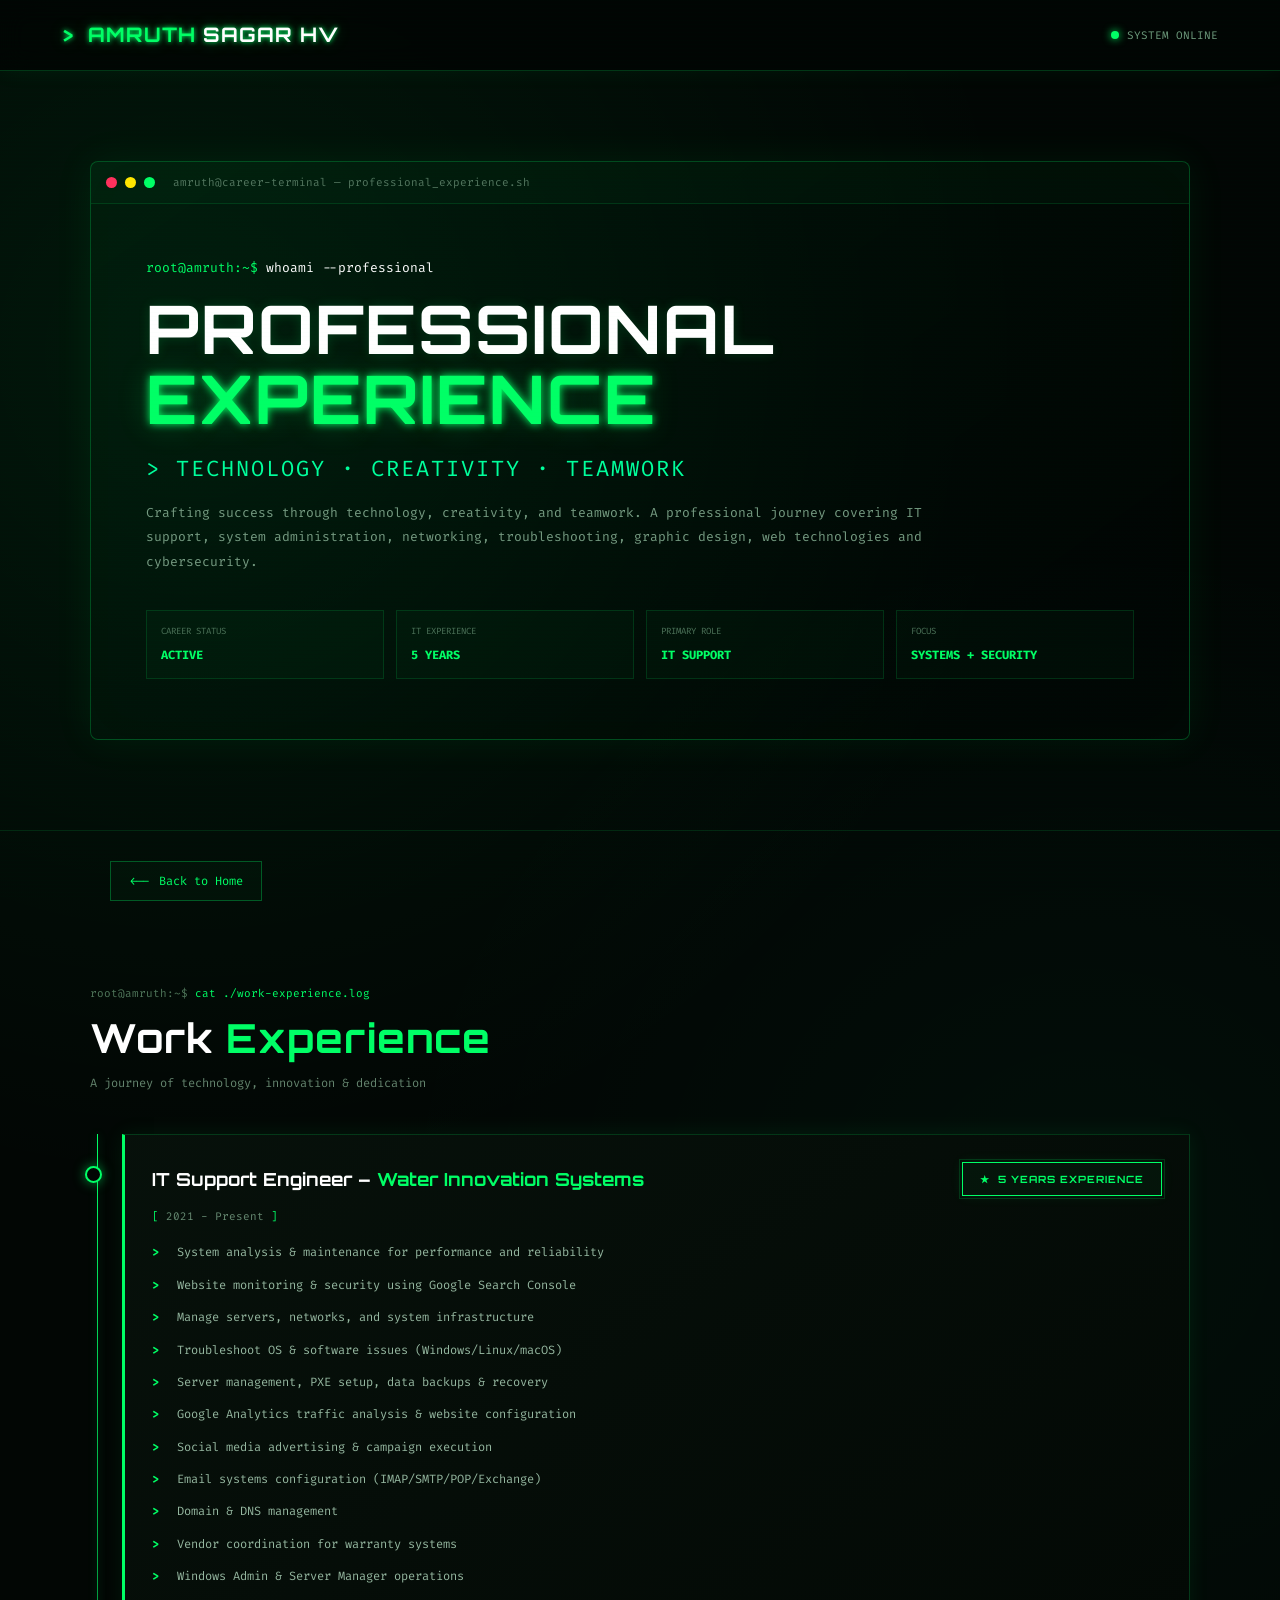
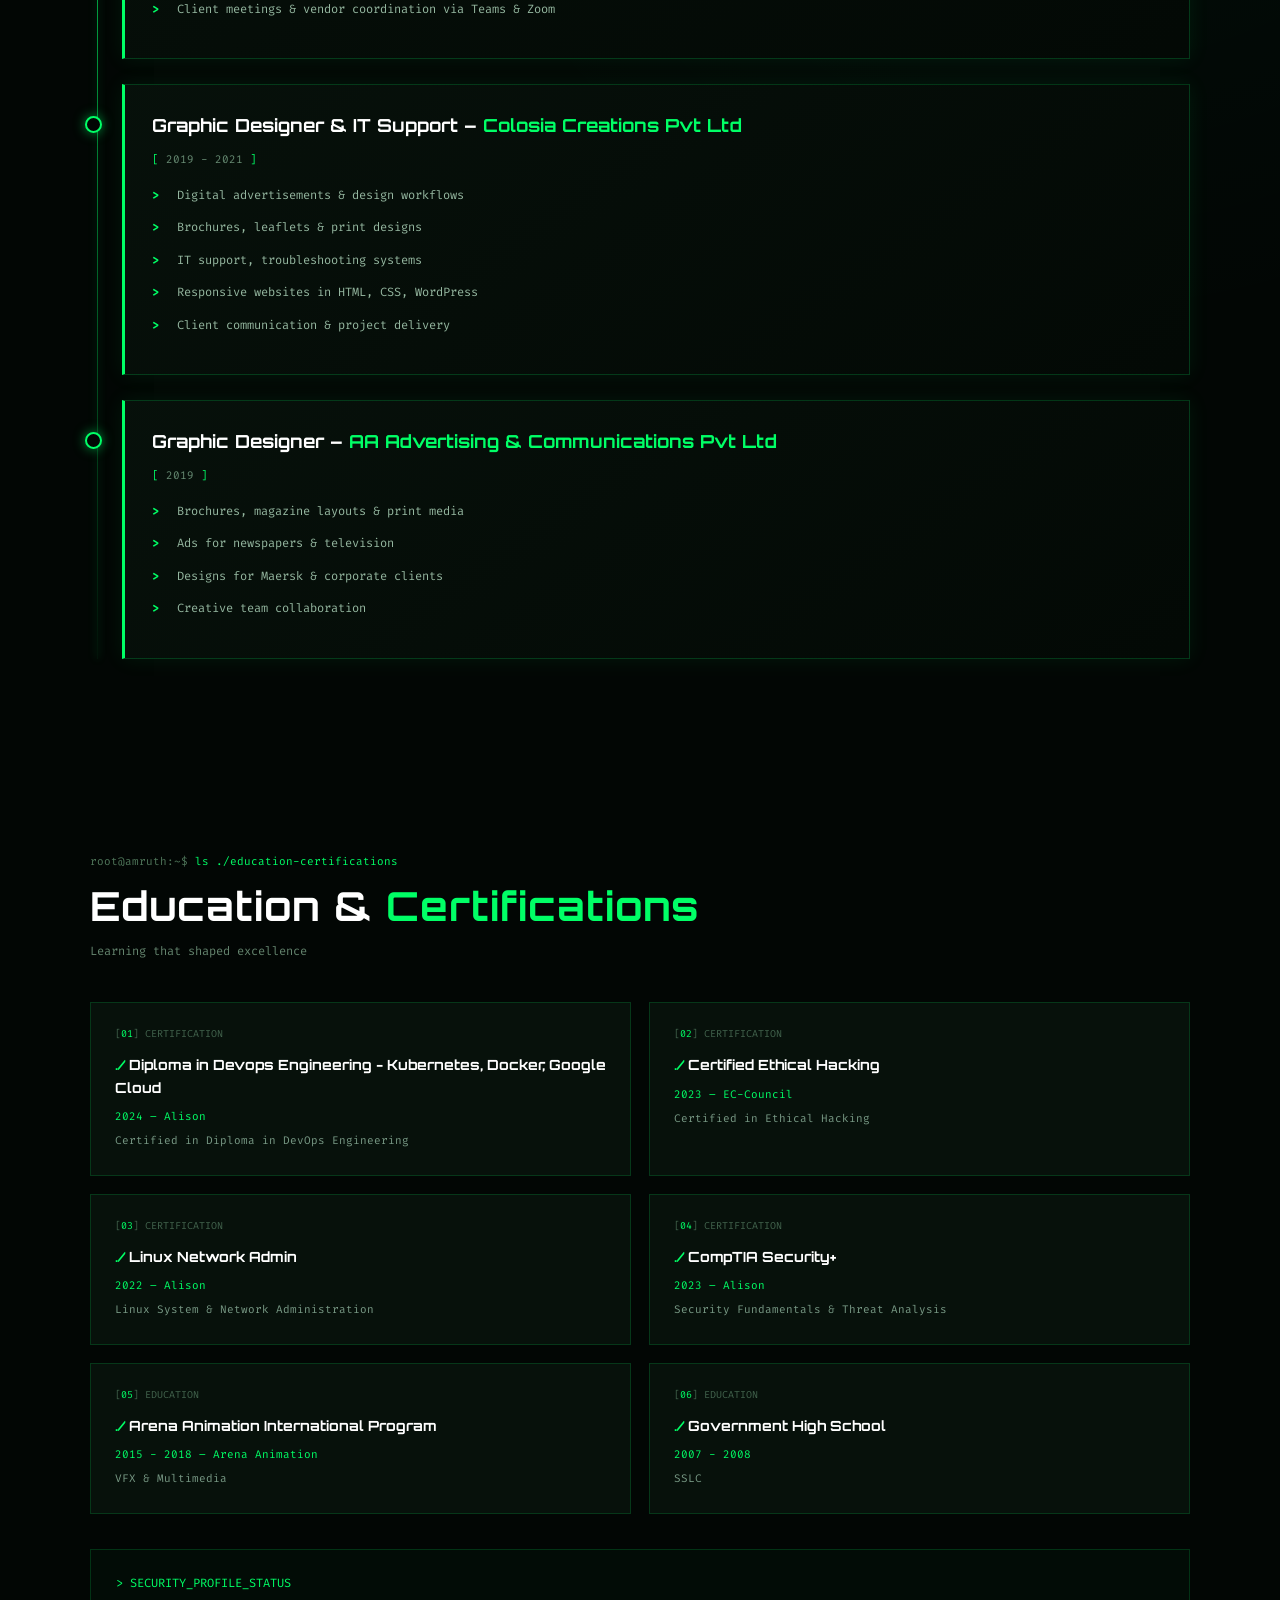
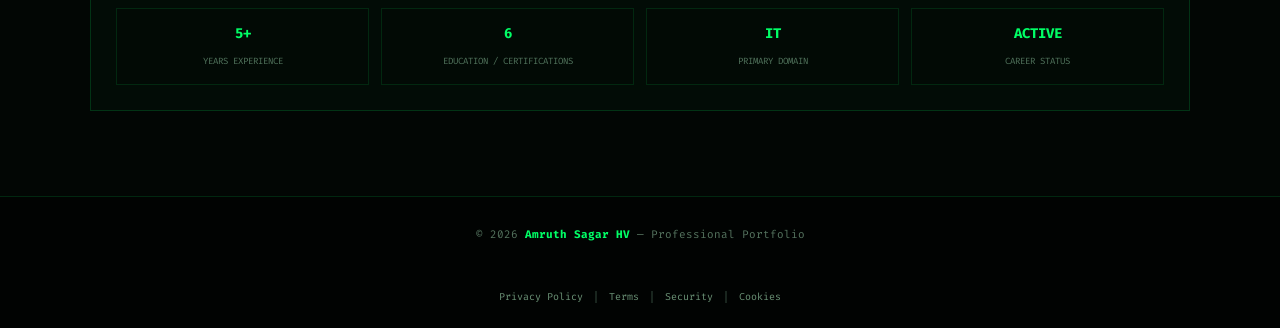
<file: experience.html>
<!DOCTYPE html>
<html lang="en">

<head>

    <meta charset="UTF-8">

    <meta name="viewport"
          content="width=device-width, initial-scale=1.0">

    <meta name="description"
          content="Professional Experience - Amruth Sagar HV | IT Support Engineer, Graphic Designer, System Administration, Networking and Cybersecurity">

    <meta name="author"
          content="Amruth Sagar HV">

    <title>
        Professional Experience | Amruth Sagar HV
    </title>


    <!-- =========================================================
         GOOGLE FONTS
    ========================================================== -->

    <link rel="preconnect"
          href="https://fonts.googleapis.com">

    <link rel="preconnect"
          href="https://fonts.gstatic.com"
          crossorigin>

    <link href="https://fonts.googleapis.com/css2?family=Fira+Code:wght@300;400;500;600;700&family=Orbitron:wght@400;500;600;700;800&display=swap"
          rel="stylesheet">


    <!-- =========================================================
         MAIN CYBERSECURITY STYLE
    ========================================================== -->

    <style>

        /* =====================================================
           ROOT
        ===================================================== */

        :root {

            --black: #020604;

            --black2: #040a06;

            --panel: #07110b;

            --panel2: #09170e;

            --green: #00ff66;

            --green2: #00d957;

            --neon: #00ff9c;

            --text: #d9ffe6;

            --muted: #6e9b7d;

            --muted2: #42634d;

            --border: rgba(0,255,102,0.20);

            --danger: #ff315d;

            --warning: #ffe600;

            --shadow:
                0 0 20px rgba(0,255,102,0.08);

        }


        /* =====================================================
           RESET
        ===================================================== */

        * {

            margin: 0;

            padding: 0;

            box-sizing: border-box;

        }


        html {

            scroll-behavior: smooth;

            background: var(--black);

        }


        body {

            min-height: 100vh;

            background:

                radial-gradient(
                    circle at 15% 10%,
                    rgba(0,255,102,0.07),
                    transparent 25%
                ),

                radial-gradient(
                    circle at 85% 35%,
                    rgba(0,255,156,0.035),
                    transparent 28%
                ),

                var(--black);

            color: var(--text);

            font-family:
                "Fira Code",
                monospace;

            overflow-x: hidden;

        }


        a {

            color: inherit;

            text-decoration: none;

        }


        ::selection {

            background: var(--green);

            color: #000;

        }


        /* =====================================================
           MATRIX BACKGROUND
        ===================================================== */

        #matrix {

            position: fixed;

            inset: 0;

            width: 100%;

            height: 100%;

            z-index: -10;

            opacity: 0.09;

            pointer-events: none;

        }


        /* =====================================================
           CYBER GRID
        ===================================================== */

        body::after {

            content: "";

            position: fixed;

            inset: 0;

            z-index: -8;

            pointer-events: none;

            background-image:

                linear-gradient(
                    rgba(0,255,102,0.025) 1px,
                    transparent 1px
                ),

                linear-gradient(
                    90deg,
                    rgba(0,255,102,0.025) 1px,
                    transparent 1px
                );

            background-size: 45px 45px;

            mask-image:
                linear-gradient(
                    to bottom,
                    black,
                    transparent 90%
                );

        }


        /* =====================================================
           SCANLINES
        ===================================================== */

        body::before {

            content: "";

            position: fixed;

            inset: 0;

            z-index: 9998;

            pointer-events: none;

            background:
                repeating-linear-gradient(
                    to bottom,
                    rgba(0,255,102,0.025) 0px,
                    rgba(0,255,102,0.025) 1px,
                    transparent 1px,
                    transparent 4px
                );

            opacity: 0.45;

        }


        /* =====================================================
           TOP NAVIGATION
        ===================================================== */

        .top-nav {

            position: sticky;

            top: 0;

            z-index: 1000;

            width: 100%;

            background:
                rgba(2,6,4,0.94);

            backdrop-filter:
                blur(12px);

            border-bottom:
                1px solid var(--border);

            box-shadow:
                0 0 25px
                rgba(0,255,102,0.06);

        }


        .nav-inner {

            max-width: 1200px;

            min-height: 70px;

            margin: auto;

            padding:
                0 22px;

            display: flex;

            align-items: center;

            justify-content: space-between;

            gap: 20px;

        }


        .terminal-brand {

            color: var(--green);

            font-family:
                "Orbitron",
                sans-serif;

            font-weight: 700;

            font-size: 20px;

            letter-spacing: 1px;

            white-space: nowrap;

            text-shadow:
                0 0 5px var(--green),
                0 0 15px rgba(0,255,102,0.35);

        }

        .terminal-brand span {

            color: #ffffff;

        }

        .terminal-brand::before {

            content: "> ";

            color: var(--green3);

            font-family:
                "Fira Code",
                monospace;

            font-size: inherit;

        }


        .nav-status {

            display: flex;

            align-items: center;

            gap: 8px;

            color: var(--muted);

            font-size: 11px;

        }


        .status-dot {

            width: 8px;

            height: 8px;

            border-radius: 50%;

            background:
                var(--green);

            box-shadow:
                0 0 8px
                var(--green);

            animation:
                pulse 1.5s infinite;

        }


        @keyframes pulse {

            0%,
            100% {
                opacity: 1;
            }

            50% {
                opacity: .35;
            }

        }


        /* =====================================================
           HERO
        ===================================================== */

        .hero {

            position: relative;

            min-height: 55vh;

            display: flex;

            align-items: center;

            justify-content: center;

            padding:
                90px 20px;

            overflow: hidden;

            border-bottom:
                1px solid
                rgba(0,255,102,0.12);

        }


        .hero-content {

            width: 100%;

            max-width: 1100px;

            margin: auto;

            position: relative;

            z-index: 2;

        }


        .terminal-window {

            background:
                linear-gradient(
                    145deg,
                    rgba(0,255,102,0.035),
                    rgba(0,0,0,0.2)
                );

            border:
                1px solid
                rgba(0,255,102,0.25);

            border-radius: 8px;

            box-shadow:
                0 0 40px
                rgba(0,255,102,0.07),

                inset 0 0 50px
                rgba(0,255,102,0.015);

            overflow: hidden;

        }


        .terminal-bar {

            height: 42px;

            padding:
                0 15px;

            display: flex;

            align-items: center;

            gap: 8px;

            background:
                rgba(0,255,102,0.025);

            border-bottom:
                1px solid
                rgba(0,255,102,0.13);

        }


        .terminal-circle {

            width: 11px;

            height: 11px;

            border-radius: 50%;

        }


        .terminal-circle.red {
            background: var(--danger);
        }


        .terminal-circle.yellow {
            background: var(--warning);
        }


        .terminal-circle.green {
            background: var(--green);
        }


        .terminal-bar-title {

            margin-left: 10px;

            color:
                #53765f;

            font-size: 11px;

        }


        .terminal-content {

            padding:
                55px 55px 60px;

        }


        .command-line {

            color:
                var(--green);

            font-size: 13px;

            margin-bottom: 17px;

        }


        .command-line span {

            color: white;

        }


        .hero h1 {

            font-family:
                "Orbitron",
                sans-serif;

            font-size:
                clamp(35px, 6vw, 67px);

            line-height: 1.05;

            color: white;

            margin-bottom: 20px;

            letter-spacing: 2px;

            text-shadow:
                0 0 12px
                rgba(0,255,102,0.16);

        }


        .hero h1 span {

            color:
                var(--green);

            text-shadow:
                0 0 8px
                var(--green),

                0 0 30px
                rgba(0,255,102,0.25);

        }


        .hero-subtitle {

            color:
                var(--neon);

            font-size:
                clamp(16px, 3vw, 22px);

            letter-spacing:
                2px;

            margin-bottom: 18px;

        }


        .hero-description {

            color:
                #769b82;

            max-width:
                800px;

            font-size:
                13px;

            line-height:
                1.9;

        }


        .hero-meta {

            display: grid;

            grid-template-columns:
                repeat(4, 1fr);

            gap: 12px;

            margin-top: 35px;

        }


        .meta-box {

            padding:
                14px;

            background:
                rgba(0,255,102,0.025);

            border:
                1px solid
                rgba(0,255,102,0.14);

        }


        .meta-box small {

            display: block;

            color:
                #4d7259;

            font-size:
                9px;

            text-transform:
                uppercase;

            margin-bottom: 6px;

        }


        .meta-box strong {

            color:
                var(--green);

            font-size:
                12px;

        }


        /* =====================================================
           BACK BUTTON
        ===================================================== */

        .back-area {

            max-width:
                1100px;

            margin:
                30px auto 0;

            padding:
                0 20px;

        }


        .back-button {

            display:
                inline-flex;

            align-items:
                center;

            gap: 9px;

            padding:
                11px 18px;

            color:
                var(--green);

            background:
                rgba(0,255,102,0.025);

            border:
                1px solid
                rgba(0,255,102,0.3);

            font-size:
                12px;

            transition:
                .3s ease;

        }


        .back-button:hover {

            background:
                var(--green);

            color:
                #000;

            box-shadow:
                0 0 18px
                rgba(0,255,102,0.3);

        }


        /* =====================================================
           SECTIONS
        ===================================================== */

        .section {

            padding:
                85px 20px;

        }


        .container {

            width:
                100%;

            max-width:
                1100px;

            margin:
                auto;

        }


        .section-heading {

            margin-bottom:
                40px;

        }


        .section-command {

            color:
                #4f765a;

            font-size:
                11px;

            margin-bottom:
                12px;

        }


        .section-command span {

            color:
                var(--green);

        }


        .section-title {

            font-family:
                "Orbitron",
                sans-serif;

            color:
                white;

            font-size:
                clamp(25px, 5vw, 40px);

            letter-spacing:
                1px;

            margin-bottom:
                10px;

        }


        .section-title span {

            color:
                var(--green);

        }


        .section-subtitle {

            color:
                #63836d;

            font-size:
                12px;

            line-height:
                1.8;

        }


        /* =====================================================
           EXPERIENCE TIMELINE
        ===================================================== */

        .timeline {

            position:
                relative;

            padding-left:
                32px;

        }


        .timeline::before {

            content: "";

            position:
                absolute;

            top: 0;

            bottom: 0;

            left: 7px;

            width: 1px;

            background:
                linear-gradient(
                    to bottom,
                    var(--green),
                    rgba(0,255,102,0.05)
                );

            box-shadow:
                0 0 8px
                rgba(0,255,102,0.4);

        }


        .experience-card {

            position:
                relative;

            background:
                linear-gradient(
                    145deg,
                    rgba(7,17,11,0.97),
                    rgba(3,9,5,0.98)
                );

            border:
                1px solid
                rgba(0,255,102,0.18);

            border-left:
                3px solid
                var(--green);

            padding:
                27px;

            margin-bottom:
                25px;

            box-shadow:
                var(--shadow);

            transition:
                .35s ease;

        }


        .experience-card::before {

            content: "";

            position:
                absolute;

            width: 13px;

            height: 13px;

            border-radius:
                50%;

            background:
                var(--black);

            border:
                2px solid
                var(--green);

            left:
                -40px;

            top:
                31px;

            box-shadow:
                0 0 12px
                rgba(0,255,102,0.55);

        }


        .experience-card:hover {

            transform:
                translateX(5px);

            border-color:
                rgba(0,255,102,0.4);

            box-shadow:
                0 0 25px
                rgba(0,255,102,0.08);

        }


        .experience-header {

            display:
                flex;

            justify-content:
                space-between;

            align-items:
                center;

            gap:
                20px;

            flex-wrap:
                wrap;

            margin-bottom:
                13px;

        }


        .job-title {

            font-family:
                "Orbitron",
                sans-serif;

            color:
                white;

            font-size:
                18px;

            line-height:
                1.5;

        }


        .job-title span {

            color:
                var(--green);

        }


        .date {

            color:
                #668a72;

            font-size:
                11px;

            margin-bottom:
                18px;

        }


        .date::before {

            content:
                "[ ";

            color:
                var(--green);

        }


        .date::after {

            content:
                " ]";

            color:
                var(--green);

        }


        .experience-list {

            list-style:
                none;

        }


        .experience-list li {

            position:
                relative;

            padding-left:
                25px;

            margin-bottom:
                12px;

            color:
                #94b69f;

            font-size:
                12px;

            line-height:
                1.7;

        }


        .experience-list li::before {

            content:
                ">";

            position:
                absolute;

            left:
                0;

            top:
                0;

            color:
                var(--green);

            font-weight:
                bold;

        }


        /* =====================================================
           5 YEARS BADGE
        ===================================================== */

        .experience-badge {

            position:
                relative;

            display:
                inline-flex;

            align-items:
                center;

            justify-content:
                center;

            gap:
                8px;

            padding:
                10px 17px;

            color:
                var(--green);

            background:
                rgba(0,255,102,0.035);

            border:
                1px solid
                var(--green);

            font-family:
                "Orbitron",
                sans-serif;

            font-size:
                10px;

            font-weight:
                700;

            letter-spacing:
                1px;

            white-space:
                nowrap;

            box-shadow:
                0 0 13px
                rgba(0,255,102,0.09);

            animation:
                badgePulse 2s infinite;

        }


        .experience-badge::before {

            content:
                "★";

            color:
                var(--green);

        }


        .experience-badge::after {

            content:
                "";

            position:
                absolute;

            inset:
                -4px;

            border:
                1px solid
                rgba(0,255,102,0.16);

            pointer-events:
                none;

        }


        @keyframes badgePulse {

            0%,
            100% {

                box-shadow:
                    0 0 10px
                    rgba(0,255,102,0.08);

            }

            50% {

                box-shadow:
                    0 0 22px
                    rgba(0,255,102,0.24);

            }

        }


        /* =====================================================
           EDUCATION / CERTIFICATIONS
        ===================================================== */

        .education-grid {

            display:
                grid;

            grid-template-columns:
                repeat(2, 1fr);

            gap:
                18px;

        }


        .education-card {

            position:
                relative;

            padding:
                24px;

            background:
                var(--panel);

            border:
                1px solid
                rgba(0,255,102,0.16);

            transition:
                .3s ease;

        }


        .education-card:hover {

            border-color:
                var(--green);

            transform:
                translateY(-4px);

            box-shadow:
                0 0 20px
                rgba(0,255,102,0.07);

        }


        .education-number {

            color:
                #42634d;

            font-size:
                10px;

            margin-bottom:
                14px;

        }


        .education-number span {

            color:
                var(--green);

        }


        .education-card h3 {

            color:
                white;

            font-family:
                "Orbitron",
                sans-serif;

            font-size:
                14px;

            line-height:
                1.6;

            margin-bottom:
                10px;

        }


        .education-card h3::before {

            content:
                "./";

            color:
                var(--green);

        }


        .education-card .institution {

            display:
                block;

            color:
                var(--green);

            font-size:
                11px;

            margin-bottom:
                8px;

        }


        .education-card p {

            color:
                #789985;

            font-size:
                11px;

            line-height:
                1.7;

        }


        /* =====================================================
           SECURITY SUMMARY
        ===================================================== */

        .security-panel {

            margin-top:
                35px;

            padding:
                25px;

            background:
                rgba(0,255,102,0.025);

            border:
                1px solid
                rgba(0,255,102,0.16);

        }


        .security-panel-title {

            color:
                var(--green);

            font-size:
                12px;

            margin-bottom:
                17px;

        }


        .security-grid {

            display:
                grid;

            grid-template-columns:
                repeat(4, 1fr);

            gap:
                12px;

        }


        .security-item {

            padding:
                15px;

            border:
                1px solid
                rgba(0,255,102,0.12);

            background:
                rgba(0,0,0,0.18);

            text-align:
                center;

        }


        .security-item strong {

            display:
                block;

            color:
                var(--green);

            font-size:
                14px;

            margin-bottom:
                5px;

        }


        .security-item small {

            color:
                #52745d;

            font-size:
                9px;

            text-transform:
                uppercase;

        }


        /* =====================================================
           FOOTER
        ===================================================== */

        footer {

            border-top:
                1px solid
                rgba(0,255,102,0.14);

            background:
                #010302;

        }


        .footer-main {

            padding:
                30px 20px;

            text-align:
                center;

            color:
                #55745f;

            font-size:
                11px;

        }


        .footer-main strong {

            color:
                var(--green);

        }


        .footer-links {

            padding:
                18px 20px 25px;

            display:
                flex;

            justify-content:
                center;

            align-items:
                center;

            flex-wrap:
                wrap;

            gap:
                10px;

            color:
                #42614d;

            font-size:
                10px;

        }


        .footer-links a {

            color:
                #6b9276;

            transition:
                .25s;

        }


        .footer-links a:hover {

            color:
                var(--green);

        }


        /* =====================================================
           SCROLL TOP
        ===================================================== */

        #topButton {

            position:
                fixed;

            right:
                20px;

            bottom:
                20px;

            width:
                42px;

            height:
                42px;

            display:
                none;

            align-items:
                center;

            justify-content:
                center;

            background:
                rgba(2,6,4,0.95);

            color:
                var(--green);

            border:
                1px solid
                var(--green);

            cursor:
                pointer;

            z-index:
                500;

            font-size:
                18px;

        }


        #topButton:hover {

            background:
                var(--green);

            color:
                #000;

            box-shadow:
                0 0 15px
                rgba(0,255,102,0.35);

        }


        /* =====================================================
           RESPONSIVE
        ===================================================== */

        @media (max-width: 850px) {

            .hero-meta {

                grid-template-columns:
                    repeat(2, 1fr);

            }


            .education-grid {

                grid-template-columns:
                    1fr;

            }


            .security-grid {

                grid-template-columns:
                    repeat(2, 1fr);

            }

        }


        @media (max-width: 650px) {

            .nav-inner {

                min-height:
                    60px;

            }


            .terminal-brand {

                font-size:
                    13px;

            }


            .nav-status {

                display:
                    none;

            }


            .hero {

                min-height:
                    auto;

                padding:
                    55px 15px;

            }


            .terminal-content {

                padding:
                    35px 22px 40px;

            }


            .hero h1 {

                font-size:
                    34px;

            }


            .hero-subtitle {

                font-size:
                    15px;

                letter-spacing:
                    1px;

            }


            .hero-meta {

                grid-template-columns:
                    1fr 1fr;

            }


            .section {

                padding:
                    65px 15px;

            }


            .timeline {

                padding-left:
                    22px;

            }


            .experience-card {

                padding:
                    21px;

            }


            .experience-card::before {

                left:
                    -30px;

            }


            .experience-header {

                align-items:
                    flex-start;

            }

        }


        @media (max-width: 450px) {

            .hero-meta {

                grid-template-columns:
                    1fr;

            }


            .security-grid {

                grid-template-columns:
                    1fr;

            }


            .job-title {

                font-size:
                    15px;

            }


            .experience-badge {

                font-size:
                    9px;

            }


            .experience-list li {

                font-size:
                    11px;

            }

        }

    </style>

</head>


<body>


    <!-- =========================================================
         MATRIX CANVAS
    ========================================================== -->

    <canvas id="matrix"></canvas>


    <!-- =========================================================
         TOP NAV
    ========================================================== -->

    <header class="top-nav">

        <div class="nav-inner">

            <a href="index.html"
               class="terminal-brand">AMRUTH <span>SAGAR HV</span></a>


            <div class="nav-status">

                <span class="status-dot"></span>

                SYSTEM ONLINE

            </div>

        </div>

    </header>


    <!-- =========================================================
         HERO
    ========================================================== -->

    <section class="hero">

        <div class="hero-content">

            <div class="terminal-window">

                <div class="terminal-bar">

                    <span class="terminal-circle red"></span>

                    <span class="terminal-circle yellow"></span>

                    <span class="terminal-circle green"></span>

                    <span class="terminal-bar-title">
                        amruth@career-terminal —
                        professional_experience.sh
                    </span>

                </div>


		 <div class="terminal-content">

                    <div class="command-line">

                        root@amruth:~$
                        <span>whoami --professional</span>

                    </div>


                    <h1>

                        PROFESSIONAL
                        <span>EXPERIENCE</span>

                    </h1>


                    <div class="hero-subtitle">

                        &gt; TECHNOLOGY · CREATIVITY · TEAMWORK

                    </div>


                    <p class="hero-description">

                        Crafting success through technology,
                        creativity, and teamwork.

                        A professional journey covering
                        IT support, system administration,
                        networking, troubleshooting,
                        graphic design, web technologies
                        and cybersecurity.

                    </p>


                    <div class="hero-meta">

                        <div class="meta-box">

                            <small>
                                Career Status
                            </small>

                            <strong>
                                ACTIVE
                            </strong>

                        </div>


                        <div class="meta-box">

                            <small>
                                IT Experience
                            </small>

                            <strong>
                                5 YEARS
                            </strong>

                        </div>


                        <div class="meta-box">

                            <small>
                                Primary Role
                            </small>

                            <strong>
                                IT SUPPORT
                            </strong>

                        </div>


                        <div class="meta-box">

                            <small>
                                Focus
                            </small>

                            <strong>
                                SYSTEMS + SECURITY
                            </strong>

                        </div>

                    </div>

                </div>

            </div>

        </div>

    </section>


    <!-- =========================================================
         BACK BUTTON
    ========================================================== -->

    <div class="back-area">

        <a href="index.html"
           class="back-button">

            &lt;--

            <span>
                Back to Home
            </span>

        </a>

    </div>


    <!-- =========================================================
         WORK EXPERIENCE
    ========================================================== -->

    <section class="section">

        <div class="container">

            <div class="section-heading">

                <div class="section-command">

                    root@amruth:~$

                    <span>
                        cat ./work-experience.log
                    </span>

                </div>


                <h2 class="section-title">

                    Work <span>Experience</span>

                </h2>


                <p class="section-subtitle">

                    A journey of technology,
                    innovation & dedication

                </p>

            </div>


            <div class="timeline">


                <!-- =================================================
                     WATER INNOVATION SYSTEMS
                ================================================== -->

                <article class="experience-card">

                    <div class="experience-header">

                        <h3 class="job-title">

                            IT Support Engineer –

                            <span>
                                Water Innovation Systems
                            </span>

                        </h3>


                        <span class="experience-badge">

                            5 YEARS EXPERIENCE

                        </span>

                    </div>


                    <div class="date">

                        2021 - Present

                    </div>


                    <ul class="experience-list">

                        <li>
                            System analysis & maintenance
                            for performance and reliability
                        </li>

                        <li>
                            Website monitoring & security
                            using Google Search Console
                        </li>

                        <li>
                            Manage servers, networks,
                            and system infrastructure
                        </li>

                        <li>
                            Troubleshoot OS & software
                            issues (Windows/Linux/macOS)
                        </li>

                        <li>
                            Server management, PXE setup,
                            data backups & recovery
                        </li>

                        <li>
                            Google Analytics traffic analysis
                            & website configuration
                        </li>

                        <li>
                            Social media advertising &
                            campaign execution
                        </li>

                        <li>
                            Email systems configuration
                            (IMAP/SMTP/POP/Exchange)
                        </li>

                        <li>
                            Domain & DNS management
                        </li>

                        <li>
                            Vendor coordination
                            for warranty systems
                        </li>

                        <li>
                            Windows Admin &
                            Server Manager operations
                        </li>

                        <li>
                            Client meetings &
                            vendor coordination
                            via Teams & Zoom
                        </li>

                    </ul>

                </article>


                <!-- =================================================
                     COLOSIA CREATIONS
                ================================================== -->

                <article class="experience-card">

                    <div class="experience-header">

                        <h3 class="job-title">

                            Graphic Designer & IT Support –

                            <span>
                                Colosia Creations Pvt Ltd
                            </span>

                        </h3>

                    </div>


                    <div class="date">

                        2019 - 2021

                    </div>


                    <ul class="experience-list">

                        <li>
                            Digital advertisements &
                            design workflows
                        </li>

                        <li>
                            Brochures, leaflets &
                            print designs
                        </li>

                        <li>
                            IT support,
                            troubleshooting systems
                        </li>

                        <li>
                            Responsive websites in
                            HTML, CSS, WordPress
                        </li>

                        <li>
                            Client communication &
                            project delivery
                        </li>

                    </ul>

                </article>


                <!-- =================================================
                     AA ADVERTISING
                ================================================== -->

                <article class="experience-card">

                    <div class="experience-header">

                        <h3 class="job-title">

                            Graphic Designer –

                            <span>
                                AA Advertising &
                                Communications Pvt Ltd
                            </span>

                        </h3>

                    </div>


                    <div class="date">

                        2019

                    </div>


                    <ul class="experience-list">

                        <li>
                            Brochures, magazine layouts &
                            print media
                        </li>

                        <li>
                            Ads for newspapers &
                            television
                        </li>

                        <li>
                            Designs for Maersk &
                            corporate clients
                        </li>

                        <li>
                            Creative team collaboration
                        </li>

                    </ul>

                </article>


            </div>

        </div>

    </section>


    <!-- =========================================================
         EDUCATION & CERTIFICATIONS
    ========================================================== -->

    <section class="section">

        <div class="container">

            <div class="section-heading">

                <div class="section-command">

                    root@amruth:~$

                    <span>
                        ls ./education-certifications
                    </span>

                </div>


                <h2 class="section-title">

                    Education &

                    <span>
                        Certifications
                    </span>

                </h2>


                <p class="section-subtitle">

                    Learning that shaped excellence

                </p>

            </div>


            <div class="education-grid">


                <!-- 01 -->

                <article class="education-card">

                    <div class="education-number">

                        [<span>01</span>] CERTIFICATION

                    </div>


                    <h3>

                        Diploma in Devops Engineering -
                        Kubernetes, Docker, Google Cloud

                    </h3>


                    <span class="institution">

                        2024 – Alison

                    </span>


                    <p>

                        Certified in Diploma in
                        DevOps Engineering

                    </p>

                </article>


                <!-- 02 -->

                <article class="education-card">

                    <div class="education-number">

                        [<span>02</span>] CERTIFICATION

                    </div>


                    <h3>

                        Certified Ethical Hacking

                    </h3>


                    <span class="institution">

                        2023 – EC-Council

                    </span>


                    <p>

                        Certified in Ethical Hacking

                    </p>

                </article>


                <!-- 03 -->

                <article class="education-card">

                    <div class="education-number">

                        [<span>03</span>] CERTIFICATION

                    </div>


                    <h3>

                        Linux Network Admin

                    </h3>


                    <span class="institution">

                        2022 – Alison

                    </span>


                    <p>

                        Linux System &
                        Network Administration

                    </p>

                </article>


                <!-- 04 -->

                <article class="education-card">

                    <div class="education-number">

                        [<span>04</span>] CERTIFICATION

                    </div>


                    <h3>

                        CompTIA Security+

                    </h3>


                    <span class="institution">

                        2023 – Alison

                    </span>


                    <p>

                        Security Fundamentals &
                        Threat Analysis

                    </p>

                </article>


                <!-- 05 -->

                <article class="education-card">

                    <div class="education-number">

                        [<span>05</span>] EDUCATION

                    </div>


                    <h3>

                        Arena Animation
                        International Program

                    </h3>


                    <span class="institution">

                        2015 - 2018 –
                        Arena Animation

                    </span>


                    <p>

                        VFX & Multimedia

                    </p>

                </article>


                <!-- 06 -->

                <article class="education-card">

                    <div class="education-number">

                        [<span>06</span>] EDUCATION

                    </div>


                    <h3>

                        Government High School

                    </h3>


                    <span class="institution">

                        2007 - 2008

                    </span>


                    <p>

                        SSLC

                    </p>

                </article>


            </div>


            <!-- =================================================
                 SECURITY SUMMARY
            ================================================== -->

            <div class="security-panel">

                <div class="security-panel-title">

                    &gt; SECURITY_PROFILE_STATUS

                </div>


                <div class="security-grid">


                    <div class="security-item">

                        <strong>
                            5+
                        </strong>

                        <small>
                            Years Experience
                        </small>

                    </div>


                    <div class="security-item">

                        <strong>
                            6
                        </strong>

                        <small>
                            Education / Certifications
                        </small>

                    </div>


                    <div class="security-item">

                        <strong>
                            IT
                        </strong>

                        <small>
                            Primary Domain
                        </small>

                    </div>


                    <div class="security-item">

                        <strong>
                            ACTIVE
                        </strong>

                        <small>
                            Career Status
                        </small>

                    </div>


                </div>

            </div>

        </div>

    </section>


    <!-- =========================================================
         FOOTER
    ========================================================== -->

    <footer>

        <div class="footer-main">

            © 2026

            <strong>
                Amruth Sagar HV
            </strong>

            — Professional Portfolio

        </div>


        <div class="footer-links">

            <a href="privacy-policy.html">
                Privacy Policy
            </a>


            <span>|</span>


            <a href="terms.html">
                Terms
            </a>


            <span>|</span>


            <a href="security.html">
                Security
            </a>


            <span>|</span>


            <a href="cookies.html">
                Cookies
            </a>

        </div>

    </footer>


    <!-- =========================================================
         BACK TO TOP
    ========================================================== -->

    <button id="topButton"
            title="Back to top">

        ↑

    </button>


    <!-- =========================================================
         JAVASCRIPT
    ========================================================== -->

    <script>

        /* =====================================================
           MATRIX EFFECT
        ===================================================== */

        const canvas =
            document.getElementById("matrix");

        const ctx =
            canvas.getContext("2d");


        let width;

        let height;

        let columns;

        let drops;


        const chars =
            "01ABCDEFGHIJKLMNOPQRSTUVWXYZ#$%&@<>[]{}";


        function resizeMatrix() {

            width =
                canvas.width =
                window.innerWidth;

            height =
                canvas.height =
                window.innerHeight;

            columns =
                Math.floor(width / 18);

            drops =
                Array(columns).fill(1);

        }


        resizeMatrix();


        window.addEventListener(
            "resize",
            resizeMatrix
        );


        function matrixAnimation() {

            ctx.fillStyle =
                "rgba(2,6,4,0.07)";

            ctx.fillRect(
                0,
                0,
                width,
                height
            );


            ctx.fillStyle =
                "#00ff66";

            ctx.font =
                "14px monospace";


            for (
                let i = 0;
                i < drops.length;
                i++
            ) {

                const character =
                    chars[
                        Math.floor(
                            Math.random() *
                            chars.length
                        )
                    ];


                ctx.fillText(
                    character,
                    i * 18,
                    drops[i] * 18
                );


                if (
                    drops[i] * 18 > height &&
                    Math.random() > 0.975
                ) {

                    drops[i] = 0;

                }


                drops[i]++;

            }


            requestAnimationFrame(
                matrixAnimation
            );

        }


        matrixAnimation();


        /* =====================================================
           BACK TO TOP
        ===================================================== */

        const topButton =
            document.getElementById(
                "topButton"
            );


        window.addEventListener(
            "scroll",
            function () {

                if (
                    window.scrollY > 500
                ) {

                    topButton.style.display =
                        "flex";

                }

                else {

                    topButton.style.display =
                        "none";

                }

            }
        );


        topButton.addEventListener(
            "click",
            function () {

                window.scrollTo({

                    top: 0,

                    behavior: "smooth"

                });

            }
        );


        /* =====================================================
           TERMINAL TITLE EFFECT
        ===================================================== */

        const originalTitle =
            document.title;


        let titleIndex = 0;


        const terminalTitles = [

            "Professional Experience | Amruth Sagar HV",

            "root@amruth:~$ work-experience",

            "root@amruth:~$ certifications",

            "SYSTEM ONLINE | AMRUTH HV"

        ];


        setInterval(
            function () {

                titleIndex =
                    (titleIndex + 1) %
                    terminalTitles.length;

                document.title =
                    terminalTitles[
                        titleIndex
                    ];

            },
            3500
        );


        /* =====================================================
           EXPERIENCE CARD REVEAL
        ===================================================== */

        const cards =
            document.querySelectorAll(
                ".experience-card, .education-card"
            );


        const observer =
            new IntersectionObserver(
                function (entries) {

                    entries.forEach(
                        function (entry) {

                            if (
                                entry.isIntersecting
                            ) {

                                entry.target.style.opacity =
                                    "1";

                                entry.target.style.transform =
                                    "translateY(0)";

                            }

                        }
                    );

                },
                {
                    threshold: 0.12
                }
            );


        cards.forEach(
            function (card) {

                card.style.opacity =
                    "0";

                card.style.transform =
                    "translateY(18px)";

                card.style.transition =
                    "opacity .65s ease, transform .65s ease";

                observer.observe(card);

            }
        );


    </script>


    <!-- =========================================================
         GOOGLE ANALYTICS
    ========================================================== -->

    <script async
        src="https://www.googletagmanager.com/gtag/js?id=G-09B08NNRBL">
    </script>


    <script>

        window.dataLayer =
            window.dataLayer || [];


        function gtag() {

            dataLayer.push(
                arguments
            );

        }


        gtag(
            'js',
            new Date()
        );


        gtag(
            'config',
            'G-09B08NNRBL'
        );

    </script>


</body>

</html>
</file>
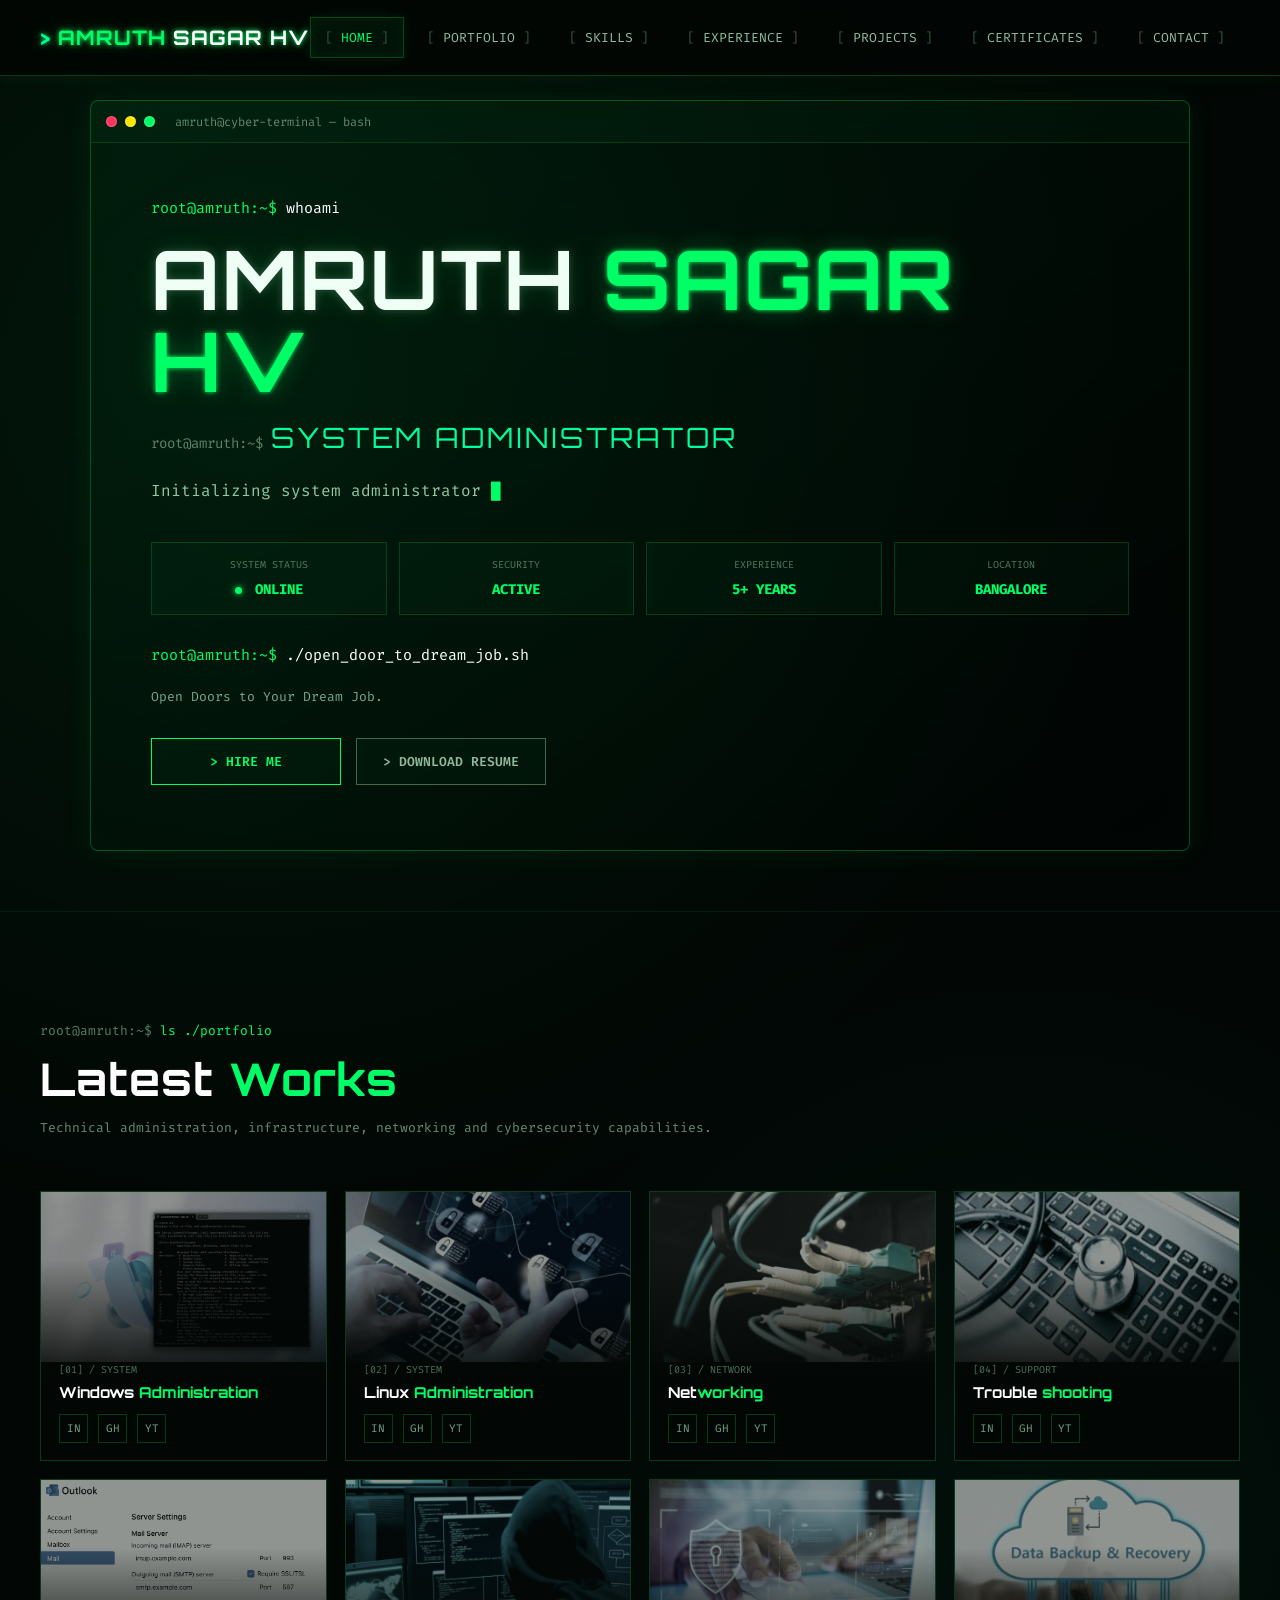
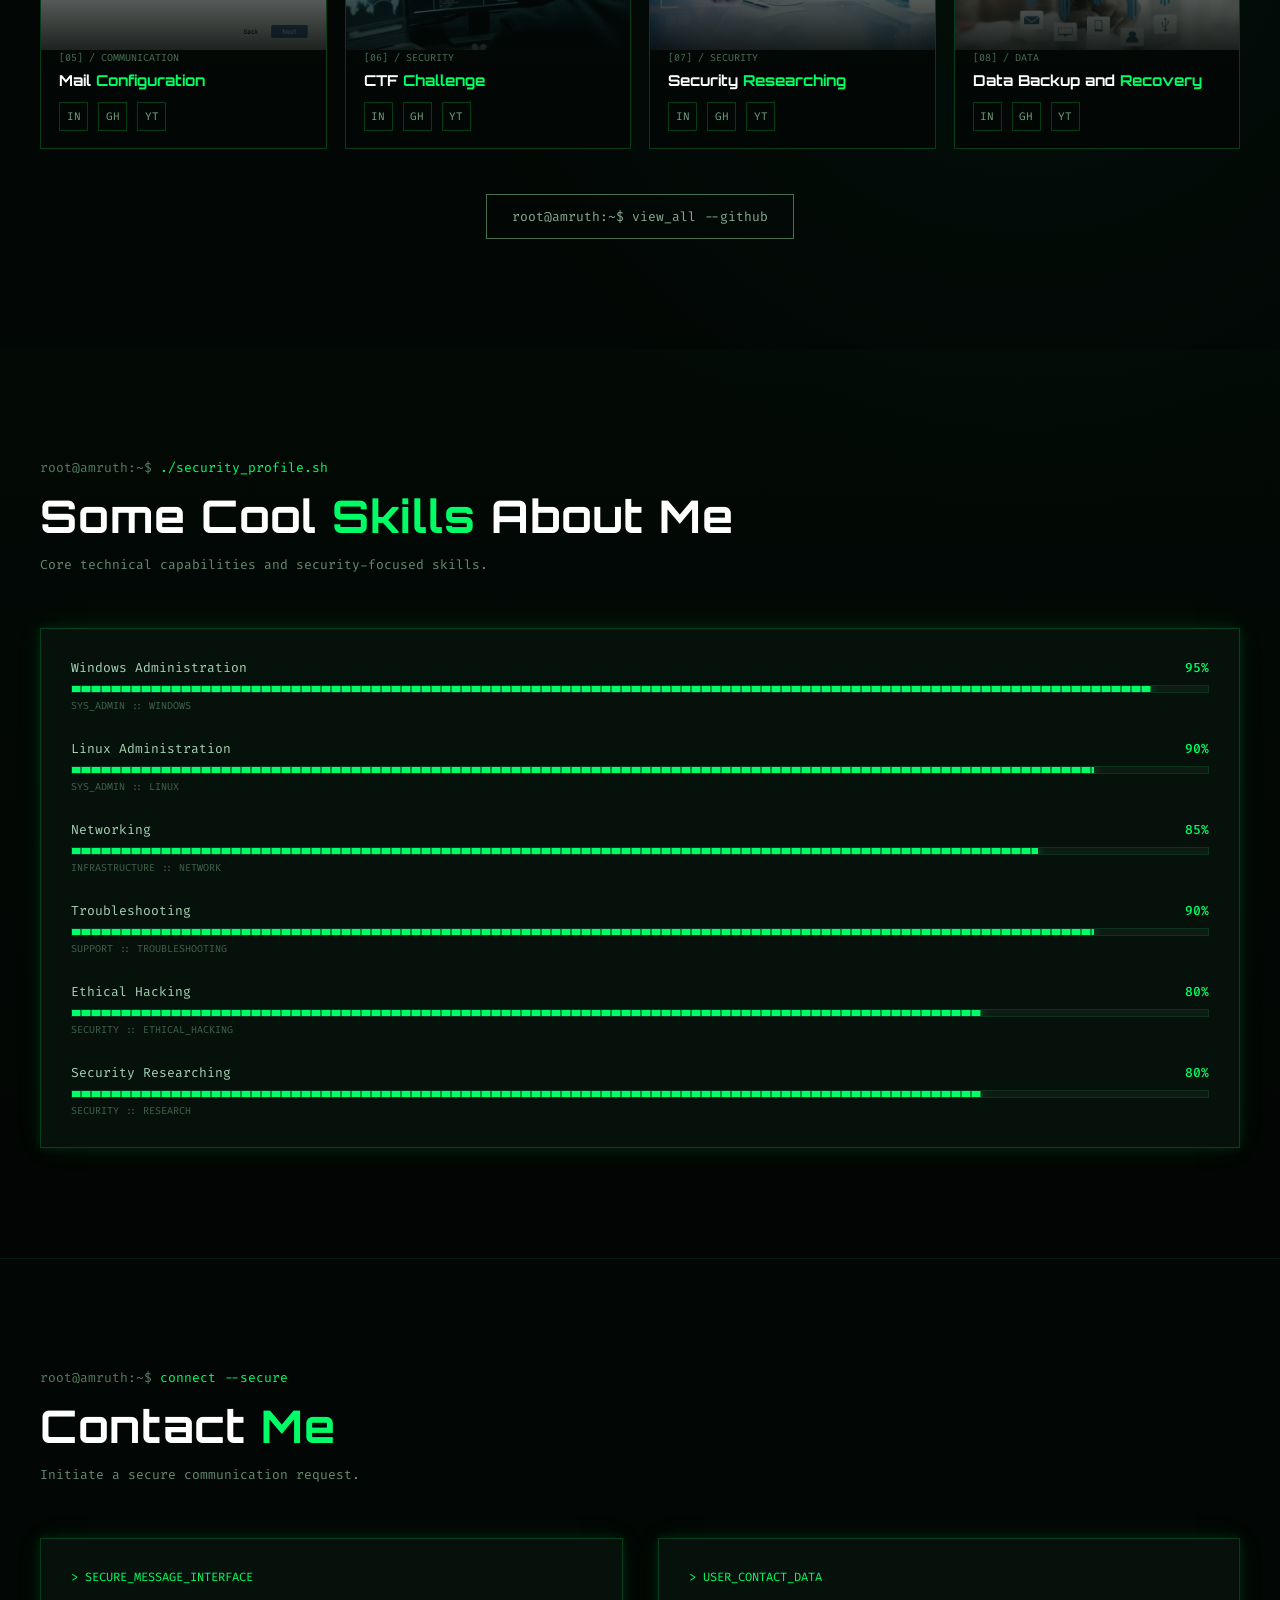
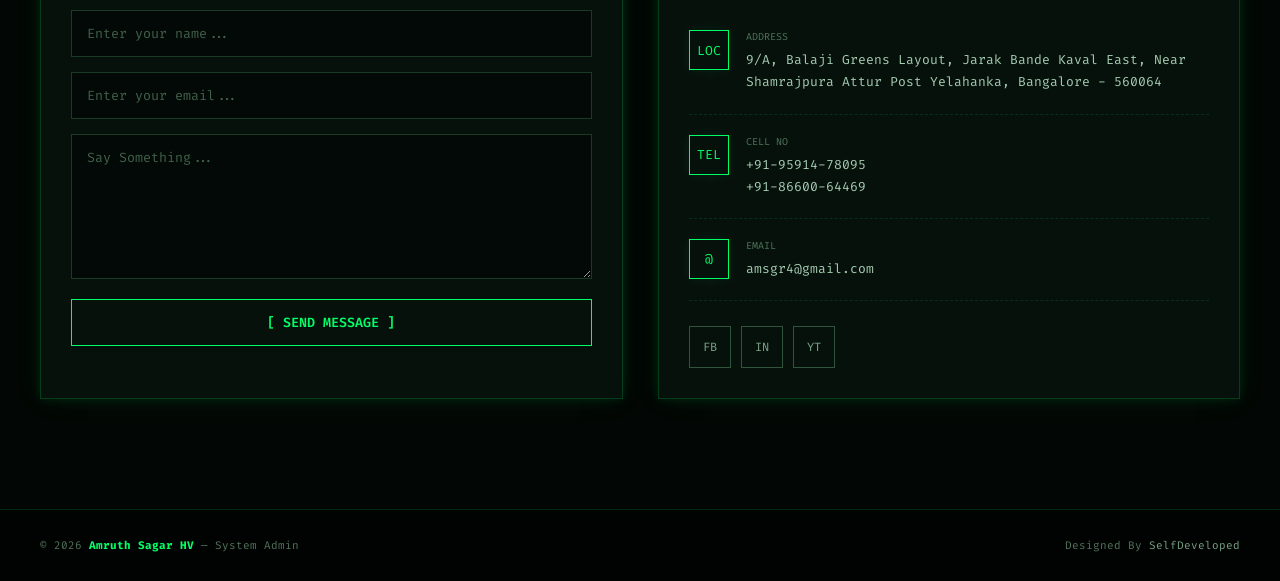
<file: home.html>
<!DOCTYPE html>
<html lang="en">

<head>
    <meta charset="UTF-8">
    <meta name="viewport" content="width=device-width, initial-scale=1.0">

    <title>Amruth Sagar HV | System Administrator | Cybersecurity</title>

    <meta name="description"
        content="Amruth Sagar HV - System Administrator, Linux Administrator, Windows Administrator, Network Support, Troubleshooting, Ethical Hacking and Security Researching.">

    <meta name="author" content="Amruth Sagar HV">

    <!-- Google Fonts -->
    <link rel="preconnect" href="https://fonts.googleapis.com">
    <link rel="preconnect" href="https://fonts.gstatic.com" crossorigin>

    <link
        href="https://fonts.googleapis.com/css2?family=Fira+Code:wght@300;400;500;600;700&family=Orbitron:wght@400;500;600;700;800;900&display=swap"
        rel="stylesheet">

    <style>

        /* =========================================================
           GLOBAL
        ========================================================= */

        :root {
            --bg: #020604;
            --bg2: #050b08;
            --panel: #07110c;
            --panel2: #0a1710;

            --green: #00ff66;
            --green2: #00cc55;
            --green3: #00ff9c;

            --text: #d8ffe5;
            --muted: #78a98a;

            --border: rgba(0,255,102,0.22);

            --shadow:
                0 0 10px rgba(0,255,102,0.12),
                0 0 30px rgba(0,255,102,0.06);

            --danger: #ff315d;
            --warning: #ffe600;
        }

        * {
            margin: 0;
            padding: 0;
            box-sizing: border-box;
        }

        html {
            scroll-behavior: smooth;
            background: var(--bg);
        }

        body {
            background:
                radial-gradient(circle at 20% 10%, rgba(0,255,102,0.07), transparent 25%),
                radial-gradient(circle at 80% 40%, rgba(0,255,156,0.04), transparent 25%),
                var(--bg);

            color: var(--text);

            font-family: "Fira Code", monospace;

            overflow-x: hidden;
        }

        a {
            color: inherit;
            text-decoration: none;
        }

        ::selection {
            background: var(--green);
            color: #000;
        }


        /* =========================================================
           MATRIX BACKGROUND
        ========================================================= */

        #matrix {
            position: fixed;
            inset: 0;

            width: 100%;
            height: 100%;

            z-index: -5;

            opacity: 0.11;

            pointer-events: none;
        }


        /* =========================================================
           SCANLINES
        ========================================================= */

        body::before {
            content: "";

            position: fixed;
            inset: 0;

            pointer-events: none;

            z-index: 9999;

            background:
                repeating-linear-gradient(
                    to bottom,
                    rgba(0,255,102,0.025) 0px,
                    rgba(0,255,102,0.025) 1px,
                    transparent 1px,
                    transparent 4px
                );

            opacity: 0.45;
        }


        /* =========================================================
           CYBER GRID
        ========================================================= */

        body::after {
            content: "";

            position: fixed;
            inset: 0;

            pointer-events: none;

            z-index: -4;

            background-image:
                linear-gradient(rgba(0,255,102,0.025) 1px, transparent 1px),
                linear-gradient(90deg, rgba(0,255,102,0.025) 1px, transparent 1px);

            background-size: 50px 50px;

            mask-image: linear-gradient(
                to bottom,
                black,
                transparent 85%
            );
        }


        /* =========================================================
           HEADER
        ========================================================= */

        header {
            position: fixed;

            top: 0;
            left: 0;

            width: 100%;

            z-index: 1000;

            background: rgba(2,6,4,0.90);

            backdrop-filter: blur(12px);

            border-bottom: 1px solid var(--border);

            box-shadow:
                0 0 25px rgba(0,255,102,0.06);
        }

        .nav-container {
            max-width: 1250px;

            margin: auto;

            min-height: 75px;

            padding: 0 25px;

            display: flex;

            align-items: center;

            justify-content: space-between;
        }

        .brand {
            font-family: "Orbitron", sans-serif;

            font-weight: 700;

            color: var(--green);

            font-size: 20px;

            letter-spacing: 1px;

            text-shadow:
                0 0 5px var(--green),
                0 0 15px rgba(0,255,102,0.35);
        }

        .brand::before {
            content: "> ";

            color: var(--green3);
        }

        .brand span {
            color: white;
        }

        nav ul {
            display: flex;

            list-style: none;

            gap: 8px;
        }

        nav a {
            display: block;

            padding: 11px 14px;

            color: #91bda0;

            font-size: 13px;

            border: 1px solid transparent;

            transition: 0.3s;
        }

        nav a:hover,
        nav li.active a {
            color: var(--green);

            border-color: var(--border);

            background: rgba(0,255,102,0.05);

            box-shadow:
                inset 0 0 15px rgba(0,255,102,0.04),
                0 0 12px rgba(0,255,102,0.08);
        }

        nav a::before {
            content: "[ ";

            color: #345840;
        }

        nav a::after {
            content: " ]";

            color: #345840;
        }

        .menu-btn {
            display: none;

            border: 1px solid var(--green);

            background: transparent;

            color: var(--green);

            padding: 8px 12px;

            cursor: pointer;

            font-size: 20px;
        }


        /* =========================================================
           HERO
        ========================================================= */

        #header {
            min-height: 100vh;

            display: flex;

            align-items: center;

            justify-content: center;

            position: relative;

            padding: 100px 20px 60px;

            overflow: hidden;
        }

        .hero {
            width: 100%;

            max-width: 1100px;

            margin: auto;

            position: relative;

            z-index: 2;
        }

        .terminal-window {
            background:
                linear-gradient(
                    145deg,
                    rgba(0,255,102,0.04),
                    rgba(0,0,0,0.20)
                );

            border: 1px solid rgba(0,255,102,0.28);

            box-shadow:
                0 0 30px rgba(0,255,102,0.07),
                inset 0 0 50px rgba(0,255,102,0.015);

            border-radius: 8px;

            overflow: hidden;
        }

        .terminal-header {
            height: 42px;

            display: flex;

            align-items: center;

            padding: 0 15px;

            border-bottom: 1px solid rgba(0,255,102,0.15);

            background: rgba(0,255,102,0.025);
        }

        .terminal-dot {
            width: 11px;
            height: 11px;

            border-radius: 50%;

            margin-right: 8px;

            border: 1px solid rgba(255,255,255,0.2);
        }

        .terminal-dot.red {
            background: #ff315d;
        }

        .terminal-dot.yellow {
            background: #ffe600;
        }

        .terminal-dot.green {
            background: #00ff66;
        }

        .terminal-title {
            margin-left: 12px;

            color: #628a70;

            font-size: 12px;
        }

        .terminal-body {
            padding: 55px 60px 65px;
        }

        .terminal-line {
            color: var(--green);

            font-size: 15px;

            margin-bottom: 20px;
        }

        .terminal-line span {
            color: white;
        }

        .hero h1 {
            font-family: "Orbitron", sans-serif;

            font-size: clamp(40px, 7vw, 82px);

            line-height: 1;

            color: #f0fff5;

            letter-spacing: 2px;

            margin-bottom: 18px;

            text-shadow:
                0 0 8px rgba(255,255,255,0.18),
                0 0 25px rgba(0,255,102,0.16);
        }

        .hero h1 .green {
            color: var(--green);

            text-shadow:
                0 0 5px var(--green),
                0 0 25px rgba(0,255,102,0.3);
        }

        .hero-role {
            font-family: "Orbitron", sans-serif;

            color: var(--green3);

            font-size: clamp(18px, 3vw, 28px);

            letter-spacing: 3px;

            margin-bottom: 25px;
        }

        .hero-role::before {
            content: "root@amruth:~$ ";

            color: #5c8469;

            font-family: "Fira Code", monospace;

            font-size: 14px;

            letter-spacing: 0;
        }

        .typing {
            min-height: 30px;

            color: #8fc8a2;

            font-size: 16px;

            margin-bottom: 32px;
        }

        .cursor {
            color: var(--green);

            animation: blink 0.8s infinite;
        }

        @keyframes blink {
            50% {
                opacity: 0;
            }
        }


        /* =========================================================
           STATUS
        ========================================================= */

        .status-grid {
            display: grid;

            grid-template-columns:
                repeat(4, 1fr);

            gap: 12px;

            margin: 30px 0;
        }

        .status-box {
            border: 1px solid rgba(0,255,102,0.18);

            background: rgba(0,255,102,0.025);

            padding: 15px;

            text-align: center;
        }

        .status-box small {
            display: block;

            color: #527961;

            font-size: 10px;

            text-transform: uppercase;

            margin-bottom: 7px;
        }

        .status-box strong {
            color: var(--green);

            font-size: 14px;
        }

        .online-dot {
            display: inline-block;

            width: 7px;
            height: 7px;

            border-radius: 50%;

            background: var(--green);

            box-shadow:
                0 0 7px var(--green);

            margin-right: 5px;
        }


        /* =========================================================
           BUTTONS
        ========================================================= */

        .button-row {
            display: flex;

            gap: 15px;

            flex-wrap: wrap;

            margin-top: 30px;
        }

        .cyber-btn {
            display: inline-flex;

            align-items: center;

            justify-content: center;

            min-width: 190px;

            padding: 14px 22px;

            color: var(--green);

            background: rgba(0,255,102,0.025);

            border: 1px solid var(--green);

            font-family: "Fira Code", monospace;

            font-size: 13px;

            font-weight: 600;

            transition: 0.3s;

            position: relative;

            overflow: hidden;
        }

        .cyber-btn:hover {
            background: var(--green);

            color: #000;

            box-shadow:
                0 0 10px var(--green),
                0 0 30px rgba(0,255,102,0.25);

            transform: translateY(-2px);
        }

        .cyber-btn::before {
            content: "> ";

            margin-right: 8px;
        }

        .cyber-btn.secondary {
            border-color: #40694d;

            color: #90b89c;
        }

        .cyber-btn.secondary:hover {
            color: #000;

            background: var(--green3);

            border-color: var(--green3);
        }


        /* =========================================================
           SECTION
        ========================================================= */

        section {
            padding: 110px 20px;

            position: relative;
        }

        .section-container {
            max-width: 1200px;

            margin: auto;
        }

        .section-heading {
            margin-bottom: 55px;
        }

        .section-command {
            color: #557d63;

            font-size: 13px;

            margin-bottom: 12px;
        }

        .section-command span {
            color: var(--green);
        }

        .section-heading h2 {
            font-family: "Orbitron", sans-serif;

            color: white;

            font-size: clamp(27px, 5vw, 45px);

            letter-spacing: 1px;
        }

        .section-heading h2 span {
            color: var(--green);
        }

        .section-heading p {
            margin-top: 12px;

            color: #668c74;

            font-size: 13px;
        }


        /* =========================================================
           PORTFOLIO
        ========================================================= */

        #portfolio {
            border-top: 1px solid rgba(0,255,102,0.08);
        }

        .portfolio-grid {
            display: grid;

            grid-template-columns:
                repeat(4, 1fr);

            gap: 18px;
        }

        .portfolio-card {
            position: relative;

            min-height: 270px;

            overflow: hidden;

            background: var(--panel);

            border: 1px solid rgba(0,255,102,0.18);

            transition: 0.4s;
        }

        .portfolio-card:hover {
            border-color: var(--green);

            transform: translateY(-7px);

            box-shadow:
                0 0 15px rgba(0,255,102,0.14),
                0 15px 35px rgba(0,0,0,0.35);
        }

        .portfolio-card img {
            width: 100%;

            height: 170px;

            object-fit: cover;

            display: block;

            opacity: 0.55;

            filter:
                grayscale(60%)
                contrast(1.15);

            transition: 0.4s;
        }

        .portfolio-card:hover img {
            opacity: 0.28;

            transform: scale(1.05);

            filter:
                grayscale(30%)
                contrast(1.25);
        }

        .portfolio-overlay {
            position: absolute;

            inset: 0;

            background:
                linear-gradient(
                    transparent 25%,
                    rgba(2,6,4,0.98) 72%
                );
        }

        .portfolio-content {
            position: absolute;

            left: 18px;
            right: 18px;
            bottom: 17px;
        }

        .portfolio-number {
            color: #4b7258;

            font-size: 10px;

            margin-bottom: 7px;
        }

        .portfolio-content h3 {
            font-family: "Orbitron", sans-serif;

            color: white;

            font-size: 15px;

            margin-bottom: 12px;
        }

        .portfolio-content h3 span {
            color: var(--green);
        }

        .portfolio-links {
            display: flex;

            gap: 10px;
        }

        .portfolio-links a {
            width: 29px;
            height: 29px;

            display: flex;

            align-items: center;
            justify-content: center;

            border: 1px solid rgba(0,255,102,0.22);

            color: #72a382;

            font-size: 11px;

            transition: 0.3s;
        }

        .portfolio-links a:hover {
            color: #000;

            background: var(--green);

            border-color: var(--green);

            box-shadow: 0 0 10px rgba(0,255,102,0.4);
        }

        .view-all {
            display: block;

            width: max-content;

            margin: 45px auto 0;

            padding: 13px 25px;

            border: 1px solid #456d51;

            color: #86ad92;

            font-size: 13px;

            transition: 0.3s;
        }

        .view-all:hover {
            border-color: var(--green);

            color: var(--green);

            box-shadow: 0 0 15px rgba(0,255,102,0.1);
        }


        /* =========================================================
           SKILLS
        ========================================================= */

        #services {
            background:
                linear-gradient(
                    180deg,
                    rgba(0,255,102,0.015),
                    rgba(0,0,0,0.18)
                );
        }

        .skills-terminal {
            background: var(--panel);

            border: 1px solid rgba(0,255,102,0.20);

            padding: 30px;

            box-shadow: var(--shadow);
        }

        .skill {
            margin-bottom: 28px;
        }

        .skill:last-child {
            margin-bottom: 0;
        }

        .skill-top {
            display: flex;

            justify-content: space-between;

            margin-bottom: 9px;

            color: #a6d4b4;

            font-size: 13px;
        }

        .skill-top strong {
            color: var(--green);

            font-weight: 500;
        }

        .skill-bar {
            width: 100%;

            height: 8px;

            background: #0d1c13;

            border: 1px solid rgba(0,255,102,0.10);

            overflow: hidden;
        }

        .skill-fill {
            height: 100%;

            width: 0;

            background:
                repeating-linear-gradient(
                    90deg,
                    var(--green) 0,
                    var(--green) 8px,
                    #008f43 8px,
                    #008f43 10px
                );

            box-shadow:
                0 0 10px rgba(0,255,102,0.4);

            transition:
                width 1.5s cubic-bezier(.17,.67,.25,1);
        }

        .skill-meta {
            color: #42634d;

            font-size: 10px;

            margin-top: 6px;
        }


        /* =========================================================
           CONTACT
        ========================================================= */

        #contact {
            border-top: 1px solid rgba(0,255,102,0.08);
        }

        .contact-grid {
            display: grid;

            grid-template-columns:
                1fr 1fr;

            gap: 35px;
        }

        .contact-terminal,
        .contact-info {
            background: var(--panel);

            border: 1px solid rgba(0,255,102,0.18);

            padding: 30px;

            box-shadow: var(--shadow);
        }

        .terminal-label {
            color: var(--green);

            font-size: 12px;

            margin-bottom: 25px;
        }

        .contact-form input,
        .contact-form textarea {
            width: 100%;

            margin-bottom: 15px;

            padding: 14px 15px;

            background: #030906;

            border: 1px solid #1b3a25;

            color: var(--text);

            font-family: "Fira Code", monospace;

            outline: none;

            transition: 0.3s;
        }

        .contact-form textarea {
            resize: vertical;

            min-height: 145px;
        }

        .contact-form input:focus,
        .contact-form textarea:focus {
            border-color: var(--green);

            box-shadow:
                0 0 12px rgba(0,255,102,0.08);
        }

        .contact-form input::placeholder,
        .contact-form textarea::placeholder {
            color: #41614b;
        }

        .submit-btn {
            width: 100%;

            padding: 14px;

            background: transparent;

            border: 1px solid var(--green);

            color: var(--green);

            font-family: "Fira Code", monospace;

            font-weight: 600;

            cursor: pointer;

            transition: 0.3s;
        }

        .submit-btn:hover {
            color: #000;

            background: var(--green);

            box-shadow: 0 0 20px rgba(0,255,102,0.25);
        }

        .contact-item {
            display: flex;

            gap: 17px;

            padding: 20px 0;

            border-bottom: 1px dashed rgba(0,255,102,0.13);
        }

        .contact-item:last-child {
            border-bottom: none;
        }

        .contact-icon {
            min-width: 40px;

            height: 40px;

            display: flex;

            align-items: center;
            justify-content: center;

            border: 1px solid var(--green);

            color: var(--green);

            font-size: 13px;

            box-shadow:
                0 0 10px rgba(0,255,102,0.08);
        }

        .contact-item small {
            display: block;

            color: #4c7458;

            font-size: 10px;

            text-transform: uppercase;

            margin-bottom: 6px;
        }

        .contact-item p,
        .contact-item a {
            color: #a5cdb1;

            font-size: 13px;

            line-height: 1.7;
        }

        .contact-item a:hover {
            color: var(--green);
        }

        .social-links {
            display: flex;

            gap: 10px;

            margin-top: 25px;
        }

        .social-links a {
            width: 42px;
            height: 42px;

            display: flex;

            align-items: center;
            justify-content: center;

            border: 1px solid #31553b;

            color: #7aa487;

            font-size: 12px;

            transition: 0.3s;
        }

        .social-links a:hover {
            color: #000;

            background: var(--green);

            border-color: var(--green);

            box-shadow: 0 0 12px rgba(0,255,102,0.35);
        }


        /* =========================================================
           FOOTER
        ========================================================= */

        footer {
            border-top: 1px solid rgba(0,255,102,0.15);

            background: #010302;

            padding: 28px 20px;
        }

        .footer-container {
            max-width: 1200px;

            margin: auto;

            display: flex;

            justify-content: space-between;

            gap: 20px;

            flex-wrap: wrap;

            color: #52745d;

            font-size: 11px;
        }

        .footer-container strong {
            color: var(--green);
        }

        .footer-right a {
            color: #78a184;
        }

        .footer-right a:hover {
            color: var(--green);
        }


        /* =========================================================
           GLITCH EFFECT
        ========================================================= */

        .glitch {
            position: relative;
        }

        .glitch::before,
        .glitch::after {
            content: attr(data-text);

            position: absolute;

            left: 0;
            top: 0;

            width: 100%;

            overflow: hidden;

            opacity: 0;
        }

        .glitch:hover::before {
            opacity: 0.6;

            color: #00ffff;

            transform: translate(2px, -1px);
        }

        .glitch:hover::after {
            opacity: 0.5;

            color: #ff0055;

            transform: translate(-2px, 1px);
        }


        /* =========================================================
           SCROLL TOP
        ========================================================= */

        #topBtn {
            position: fixed;

            right: 20px;
            bottom: 20px;

            width: 42px;
            height: 42px;

            display: none;

            align-items: center;
            justify-content: center;

            border: 1px solid var(--green);

            background: rgba(2,6,4,0.9);

            color: var(--green);

            cursor: pointer;

            z-index: 100;

            transition: 0.3s;
        }

        #topBtn:hover {
            color: #000;

            background: var(--green);

            box-shadow: 0 0 15px rgba(0,255,102,0.35);
        }


        /* =========================================================
           RESPONSIVE
        ========================================================= */

        @media (max-width: 1000px) {

            .portfolio-grid {
                grid-template-columns:
                    repeat(2, 1fr);
            }

            .status-grid {
                grid-template-columns:
                    repeat(2, 1fr);
            }

        }


        @media (max-width: 800px) {

            .menu-btn {
                display: block;
            }

            nav {
                position: absolute;

                top: 75px;
                left: 0;

                width: 100%;

                display: none;

                background: rgba(2,6,4,0.98);

                border-bottom: 1px solid var(--border);
            }

            nav.open {
                display: block;
            }

            nav ul {
                flex-direction: column;

                padding: 15px 20px;
            }

            nav a {
                width: 100%;
            }

            .terminal-body {
                padding: 40px 25px 45px;
            }

            .contact-grid {
                grid-template-columns: 1fr;
            }

        }


        @media (max-width: 600px) {

            .brand {
                font-size: 15px;
            }

            .hero h1 {
                font-size: 38px;
            }

            .hero-role {
                font-size: 17px;

                letter-spacing: 1px;
            }

            .hero-role::before {
                display: block;

                margin-bottom: 7px;
            }

            .status-grid {
                grid-template-columns:
                    repeat(2, 1fr);
            }

            .portfolio-grid {
                grid-template-columns: 1fr;
            }

            .button-row {
                flex-direction: column;
            }

            .cyber-btn {
                width: 100%;
            }

            section {
                padding: 80px 15px;
            }

            .contact-terminal,
            .contact-info,
            .skills-terminal {
                padding: 22px;
            }

        }

    </style>
</head>


<body>

    <!-- =========================================================
         MATRIX CANVAS
    ========================================================== -->

    <canvas id="matrix"></canvas>


    <!-- =========================================================
         HEADER / NAVIGATION
    ========================================================== -->

    <header>

        <div class="nav-container">

            <a href="#header" class="brand">
                AMRUTH <span>SAGAR HV</span>
            </a>

            <button class="menu-btn" id="menuBtn">
                ☰
            </button>

            <nav id="mainNav">

                <ul>

                    <li class="active">
                        <a href="#header">HOME</a>
                    </li>

                    <li>
                        <a href="#portfolio">PORTFOLIO</a>
                    </li>

                    <li>
                        <a href="#services">SKILLS</a>
                    </li>

                    <li>
                        <a href="experience.html">
                            EXPERIENCE
                        </a>
                    </li>



                    <li>
                        <a href="projects.html">
                            PROJECTS
                        </a>
                    </li>
                    

                    <li>
                        <a href="certificate.html">
                            CERTIFICATES
                        </a>
                    </li>

                    <li>
                        <a href="#contact">
                            CONTACT
                        </a>
                    </li>

                </ul>

            </nav>

        </div>

    </header>


    <!-- =========================================================
         HERO
    ========================================================== -->

    <section id="header">

        <div class="hero">

            <div class="terminal-window">

                <div class="terminal-header">

                    <span class="terminal-dot red"></span>
                    <span class="terminal-dot yellow"></span>
                    <span class="terminal-dot green"></span>

                    <span class="terminal-title">
                        amruth@cyber-terminal — bash
                    </span>

                </div>


                <div class="terminal-body">

                    <div class="terminal-line">
                        root@amruth:~$ <span>whoami</span>
                    </div>

                    <h1 class="glitch"
                        data-text="AMRUTH SAGAR HV">

                        AMRUTH
                        <span class="green">SAGAR HV</span>

                    </h1>


                    <div class="hero-role">
                        SYSTEM ADMINISTRATOR
                    </div>


                    <div class="typing">
                        <span id="typingText"></span>
                        <span class="cursor">█</span>
                    </div>


                    <div class="status-grid">

                        <div class="status-box">

                            <small>
                                System Status
                            </small>

                            <strong>
                                <span class="online-dot"></span>
                                ONLINE
                            </strong>

                        </div>


                        <div class="status-box">

                            <small>
                                Security
                            </small>

                            <strong>
                                ACTIVE
                            </strong>

                        </div>


                        <div class="status-box">

                            <small>
                                Experience
                            </small>

                            <strong>
                                5+ YEARS
                            </strong>

                        </div>


                        <div class="status-box">

                            <small>
                                Location
                            </small>

                            <strong>
                                BANGALORE
                            </strong>

                        </div>

                    </div>


                    <div class="terminal-line">

                        root@amruth:~$
                        <span>
                            ./open_door_to_dream_job.sh
                        </span>

                    </div>


                    <p style="
                        color:#79a88a;
                        font-size:13px;
                        line-height:1.8;
                        max-width:750px;
                    ">

                        Open Doors to Your Dream Job.

                    </p>


                    <div class="button-row">

                        <a href="Profile.html"
                           target="_blank"
                           class="cyber-btn">

                            HIRE ME

                        </a>


                        <a href="https://drive.google.com/file/d/1grGt3zdB8XJQid092lBFXY9HH1V1qfPr/view?usp=sharing"
                           target="_blank"
                           class="cyber-btn secondary">

                            DOWNLOAD RESUME

                        </a>

                    </div>

                </div>

            </div>

        </div>

    </section>


    <!-- =========================================================
         PORTFOLIO
    ========================================================== -->

    <section id="portfolio">

        <div class="section-container">

            <div class="section-heading">

                <div class="section-command">
                    root@amruth:~$ <span>ls ./portfolio</span>
                </div>

                <h2>
                    Latest <span>Works</span>
                </h2>

                <p>
                    Technical administration, infrastructure,
                    networking and cybersecurity capabilities.
                </p>

            </div>


            <div class="portfolio-grid">


                <!-- Windows -->

                <div class="portfolio-card">

                    <img src="img/work1.jpg"
                         alt="Windows Administration">

                    <div class="portfolio-overlay"></div>

                    <div class="portfolio-content">

                        <div class="portfolio-number">
                            [01] / SYSTEM
                        </div>

                        <h3>
                            Windows <span>Administration</span>
                        </h3>

                        <div class="portfolio-links">

                            <a href="https://www.linkedin.com/in/amruth-sagar-hv-542298276/"
                               target="_blank"
                               title="LinkedIn">
                                IN
                            </a>

                            <a href="https://www.github.com/hvamruth"
                               target="_blank"
                               title="GitHub">
                                GH
                            </a>

                            <a href="https://www.youtube.com/@funtechhub9061"
                               target="_blank"
                               title="YouTube">
                                YT
                            </a>

                        </div>

                    </div>

                </div>


                <!-- Linux -->

                <div class="portfolio-card">

                    <img src="img/work2.jpg"
                         alt="Linux Administration">

                    <div class="portfolio-overlay"></div>

                    <div class="portfolio-content">

                        <div class="portfolio-number">
                            [02] / SYSTEM
                        </div>

                        <h3>
                            Linux <span>Administration</span>
                        </h3>

                        <div class="portfolio-links">

                            <a href="https://www.linkedin.com/in/amruth-sagar-hv-542298276/"
                               target="_blank">
                                IN
                            </a>

                            <a href="https://www.github.com/hvamruth"
                               target="_blank">
                                GH
                            </a>

                            <a href="https://www.youtube.com/@funtechhub9061"
                               target="_blank">
                                YT
                            </a>

                        </div>

                    </div>

                </div>


                <!-- Networking -->

                <div class="portfolio-card">

                    <img src="img/work3.png"
                         alt="Networking">

                    <div class="portfolio-overlay"></div>

                    <div class="portfolio-content">

                        <div class="portfolio-number">
                            [03] / NETWORK
                        </div>

                        <h3>
                            Net<span>working</span>
                        </h3>

                        <div class="portfolio-links">

                            <a href="https://www.linkedin.com/in/amruth-sagar-hv-542298276/"
                               target="_blank">
                                IN
                            </a>

                            <a href="https://www.github.com/hvamruth"
                               target="_blank">
                                GH
                            </a>

                            <a href="https://www.youtube.com/@funtechhub9061"
                               target="_blank">
                                YT
                            </a>

                        </div>

                    </div>

                </div>


                <!-- Troubleshooting -->

                <div class="portfolio-card">

                    <img src="img/work7.jpg"
                         alt="Troubleshooting">

                    <div class="portfolio-overlay"></div>

                    <div class="portfolio-content">

                        <div class="portfolio-number">
                            [04] / SUPPORT
                        </div>

                        <h3>
                            Trouble <span>shooting</span>
                        </h3>

                        <div class="portfolio-links">

                            <a href="https://www.linkedin.com/in/amruth-sagar-hv-542298276/"
                               target="_blank">
                                IN
                            </a>

                            <a href="https://www.github.com/hvamruth"
                               target="_blank">
                                GH
                            </a>

                            <a href="https://www.youtube.com/@funtechhub9061"
                               target="_blank">
                                YT
                            </a>

                        </div>

                    </div>

                </div>


                <!-- Mail -->

                <div class="portfolio-card">

                    <img src="img/work8.png"
                         alt="Mail Configuration">

                    <div class="portfolio-overlay"></div>

                    <div class="portfolio-content">

                        <div class="portfolio-number">
                            [05] / COMMUNICATION
                        </div>

                        <h3>
                            Mail <span>Configuration</span>
                        </h3>

                        <div class="portfolio-links">

                            <a href="https://www.linkedin.com/in/amruth-sagar-hv-542298276/"
                               target="_blank">
                                IN
                            </a>

                            <a href="https://www.github.com/hvamruth"
                               target="_blank">
                                GH
                            </a>

                            <a href="https://www.youtube.com/@funtechhub9061"
                               target="_blank">
                                YT
                            </a>

                        </div>

                    </div>

                </div>


                <!-- CTF -->

                <div class="portfolio-card">

                    <img src="img/work4.png"
                         alt="CTF Challenge">

                    <div class="portfolio-overlay"></div>

                    <div class="portfolio-content">

                        <div class="portfolio-number">
                            [06] / SECURITY
                        </div>

                        <h3>
                            CTF <span>Challenge</span>
                        </h3>

                        <div class="portfolio-links">

                            <a href="https://www.linkedin.com/in/amruth-sagar-hv-542298276/"
                               target="_blank">
                                IN
                            </a>

                            <a href="https://www.github.com/hvamruth"
                               target="_blank">
                                GH
                            </a>

                            <a href="https://www.youtube.com/@funtechhub9061"
                               target="_blank">
                                YT
                            </a>

                        </div>

                    </div>

                </div>


                <!-- Security Research -->

                <div class="portfolio-card">

                    <img src="img/work5.jpg"
                         alt="Security Researching">

                    <div class="portfolio-overlay"></div>

                    <div class="portfolio-content">

                        <div class="portfolio-number">
                            [07] / SECURITY
                        </div>

                        <h3>
                            Security <span>Researching</span>
                        </h3>

                        <div class="portfolio-links">

                            <a href="https://www.linkedin.com/in/amruth-sagar-hv-542298276/"
                               target="_blank">
                                IN
                            </a>

                            <a href="https://www.github.com/hvamruth"
                               target="_blank">
                                GH
                            </a>

                            <a href="https://www.youtube.com/@funtechhub9061"
                               target="_blank">
                                YT
                            </a>

                        </div>

                    </div>

                </div>


                <!-- Backup -->

                <div class="portfolio-card">

                    <img src="img/work6.jpg"
                         alt="Data Backup and Recovery">

                    <div class="portfolio-overlay"></div>

                    <div class="portfolio-content">

                        <div class="portfolio-number">
                            [08] / DATA
                        </div>

                        <h3>
                            Data Backup and
                            <span>Recovery</span>
                        </h3>

                        <div class="portfolio-links">

                            <a href="https://www.linkedin.com/in/amruth-sagar-hv-542298276/"
                               target="_blank">
                                IN
                            </a>

                            <a href="https://www.github.com/hvamruth"
                               target="_blank">
                                GH
                            </a>

                            <a href="https://www.youtube.com/@funtechhub9061"
                               target="_blank">
                                YT
                            </a>

                        </div>

                    </div>

                </div>


            </div>


            <a href="https://github.com/hvamruth"
               target="_blank"
               class="view-all">

                root@amruth:~$ view_all --github

            </a>

        </div>

    </section>


    <!-- =========================================================
         SKILLS
    ========================================================== -->

    <section id="services">

        <div class="section-container">

            <div class="section-heading">

                <div class="section-command">
                    root@amruth:~$ <span>./security_profile.sh</span>
                </div>

                <h2>
                    Some Cool <span>Skills</span> About Me
                </h2>

                <p>
                    Core technical capabilities and security-focused skills.
                </p>

            </div>


            <div class="skills-terminal">

                <!-- Windows -->

                <div class="skill">

                    <div class="skill-top">

                        <span>
                            Windows Administration
                        </span>

                        <strong>
                            95%
                        </strong>

                    </div>

                    <div class="skill-bar">
                        <div class="skill-fill"
                             data-width="95%">
                        </div>
                    </div>

                    <div class="skill-meta">
                        SYS_ADMIN :: WINDOWS
                    </div>

                </div>


                <!-- Linux -->

                <div class="skill">

                    <div class="skill-top">

                        <span>
                            Linux Administration
                        </span>

                        <strong>
                            90%
                        </strong>

                    </div>

                    <div class="skill-bar">
                        <div class="skill-fill"
                             data-width="90%">
                        </div>
                    </div>

                    <div class="skill-meta">
                        SYS_ADMIN :: LINUX
                    </div>

                </div>


                <!-- Networking -->

                <div class="skill">

                    <div class="skill-top">

                        <span>
                            Networking
                        </span>

                        <strong>
                            85%
                        </strong>

                    </div>

                    <div class="skill-bar">
                        <div class="skill-fill"
                             data-width="85%">
                        </div>
                    </div>

                    <div class="skill-meta">
                        INFRASTRUCTURE :: NETWORK
                    </div>

                </div>


                <!-- Troubleshooting -->

                <div class="skill">

                    <div class="skill-top">

                        <span>
                            Troubleshooting
                        </span>

                        <strong>
                            90%
                        </strong>

                    </div>

                    <div class="skill-bar">
                        <div class="skill-fill"
                             data-width="90%">
                        </div>
                    </div>

                    <div class="skill-meta">
                        SUPPORT :: TROUBLESHOOTING
                    </div>

                </div>


                <!-- Ethical Hacking -->

                <div class="skill">

                    <div class="skill-top">

                        <span>
                            Ethical Hacking
                        </span>

                        <strong>
                            80%
                        </strong>

                    </div>

                    <div class="skill-bar">
                        <div class="skill-fill"
                             data-width="80%">
                        </div>
                    </div>

                    <div class="skill-meta">
                        SECURITY :: ETHICAL_HACKING
                    </div>

                </div>


                <!-- Security Researching -->

                <div class="skill">

                    <div class="skill-top">

                        <span>
                            Security Researching
                        </span>

                        <strong>
                            80%
                        </strong>

                    </div>

                    <div class="skill-bar">
                        <div class="skill-fill"
                             data-width="80%">
                        </div>
                    </div>

                    <div class="skill-meta">
                        SECURITY :: RESEARCH
                    </div>

                </div>

            </div>

        </div>

    </section>


    <!-- =========================================================
         CONTACT
    ========================================================== -->

    <section id="contact">

        <div class="section-container">

            <div class="section-heading">

                <div class="section-command">
                    root@amruth:~$ <span>connect --secure</span>
                </div>

                <h2>
                    Contact <span>Me</span>
                </h2>

                <p>
                    Initiate a secure communication request.
                </p>

            </div>


            <div class="contact-grid">


                <!-- Contact Form -->

                <div class="contact-terminal">

                    <div class="terminal-label">
                        &gt; SECURE_MESSAGE_INTERFACE
                    </div>

                    <form class="contact-form"
                          action="form.php"
                          method="POST">

                        <input
                            type="text"
                            name="name"
                            placeholder="Enter your name..."
                            required
                        >

                        <input
                            type="email"
                            name="email"
                            placeholder="Enter your email..."
                            required
                        >

                        <textarea
                            name="message"
                            placeholder="Say Something..."
                            required
                        ></textarea>

                        <button
                            type="submit"
                            class="submit-btn">

                            [ SEND MESSAGE ]

                        </button>

                    </form>

                </div>


                <!-- Contact Information -->

                <div class="contact-info">

                    <div class="terminal-label">
                        &gt; USER_CONTACT_DATA
                    </div>


                    <div class="contact-item">

                        <div class="contact-icon">
                            LOC
                        </div>

                        <div>

                            <small>
                                Address
                            </small>

                            <p>
                                9/A, Balaji Greens Layout,
                                Jarak Bande Kaval East,
                                Near Shamrajpura Attur Post
                                Yelahanka,
                                Bangalore - 560064
                            </p>

                        </div>

                    </div>


                    <div class="contact-item">

                        <div class="contact-icon">
                            TEL
                        </div>

                        <div>

                            <small>
                                Cell No
                            </small>

                            <p>
                                <a href="tel:+919591478095">
                                    +91-95914-78095
                                </a>
                                <br>
                                <a href="tel:+918660064469">
                                    +91-86600-64469
                                </a>
                            </p>

                        </div>

                    </div>


                    <div class="contact-item">

                        <div class="contact-icon">
                            @
                        </div>

                        <div>

                            <small>
                                Email
                            </small>

                            <p>
                                <a href="mailto:amsgr4@gmail.com">
                                    amsgr4@gmail.com
                                </a>
                            </p>

                        </div>

                    </div>


                    <div class="social-links">

                        <a href="https://www.facebook.com/amsgr4"
                           title="Facebook">
                            FB
                        </a>

                        <a href="https://www.linkedin.com/in/amruth-sagar-hv-542298276/"
                           target="_blank"
                           title="LinkedIn">
                            IN
                        </a>

                        <a href="https://www.youtube.com/@funtechhub9061"
                           target="_blank"
                           title="YouTube">
                            YT
                        </a>

                    </div>

                </div>

            </div>

        </div>

    </section>


    <!-- =========================================================
         FOOTER
    ========================================================== -->

    <footer>

        <div class="footer-container">

            <div>
                &copy; 2026
                <strong>Amruth Sagar HV</strong>
                — System Admin
            </div>

            <div class="footer-right">

                Designed By

                <a href="selfdeveloped"
                   target="_blank">

                    SelfDeveloped

                </a>

            </div>

        </div>

    </footer>


    <!-- =========================================================
         SCROLL TOP
    ========================================================== -->

    <button id="topBtn"
            title="Back to top">

        ↑

    </button>


    <!-- =========================================================
         JAVASCRIPT
    ========================================================== -->

    <script>

        /* =====================================================
           MATRIX EFFECT
        ===================================================== */

        const canvas =
            document.getElementById("matrix");

        const ctx =
            canvas.getContext("2d");

        let width;
        let height;
        let columns;
        let drops;

        const characters =
            "01ABCDEFGHIJKLMNOPQRSTUVWXYZ#$%&@<>[]{}";

        function resizeMatrix() {

            width =
                canvas.width =
                window.innerWidth;

            height =
                canvas.height =
                window.innerHeight;

            columns =
                Math.floor(width / 18);

            drops =
                Array(columns).fill(1);
        }

        resizeMatrix();

        window.addEventListener(
            "resize",
            resizeMatrix
        );

        function drawMatrix() {

            ctx.fillStyle =
                "rgba(2,6,4,0.07)";

            ctx.fillRect(
                0,
                0,
                width,
                height
            );

            ctx.fillStyle =
                "#00ff66";

            ctx.font =
                "14px monospace";

            for (
                let i = 0;
                i < drops.length;
                i++
            ) {

                const text =
                    characters[
                        Math.floor(
                            Math.random() *
                            characters.length
                        )
                    ];

                ctx.fillText(
                    text,
                    i * 18,
                    drops[i] * 18
                );

                if (
                    drops[i] * 18 > height &&
                    Math.random() > 0.975
                ) {
                    drops[i] = 0;
                }

                drops[i]++;
            }

            requestAnimationFrame(
                drawMatrix
            );
        }

        drawMatrix();


        /* =====================================================
           TYPING EFFECT
        ===================================================== */

        const typingElement =
            document.getElementById(
                "typingText"
            );

        const typingLines = [

            "Initializing system administrator profile...",
            "Loading Windows administration modules...",
            "Loading Linux administration modules...",
            "Scanning network infrastructure...",
            "Running troubleshooting protocols...",
            "Initializing ethical hacking environment...",
            "Loading security research toolkit...",
            "System ready. Awaiting secure connection."

        ];

        let lineIndex = 0;
        let characterIndex = 0;
        let deleting = false;

        function typeEffect() {

            const currentLine =
                typingLines[lineIndex];

            if (!deleting) {

                typingElement.textContent =
                    currentLine.substring(
                        0,
                        characterIndex + 1
                    );

                characterIndex++;

                if (
                    characterIndex ===
                    currentLine.length
                ) {

                    deleting = true;

                    setTimeout(
                        typeEffect,
                        1800
                    );

                    return;
                }

            } else {

                typingElement.textContent =
                    currentLine.substring(
                        0,
                        characterIndex - 1
                    );

                characterIndex--;

                if (
                    characterIndex === 0
                ) {

                    deleting = false;

                    lineIndex =
                        (lineIndex + 1) %
                        typingLines.length;

                }

            }

            setTimeout(
                typeEffect,
                deleting ? 25 : 45
            );
        }

        typeEffect();


        /* =====================================================
           MOBILE MENU
        ===================================================== */

        const menuBtn =
            document.getElementById(
                "menuBtn"
            );

        const mainNav =
            document.getElementById(
                "mainNav"
            );

        menuBtn.addEventListener(
            "click",
            function () {

                mainNav.classList.toggle(
                    "open"
                );

            }
        );


        document.querySelectorAll(
            "#mainNav a"
        ).forEach(
            function (link) {

                link.addEventListener(
                    "click",
                    function () {

                        mainNav.classList.remove(
                            "open"
                        );

                    }
                );

            }
        );


        /* =====================================================
           SKILL ANIMATION
        ===================================================== */

        const skillFills =
            document.querySelectorAll(
                ".skill-fill"
            );

        const skillObserver =
            new IntersectionObserver(
                function (entries) {

                    entries.forEach(
                        function (entry) {

                            if (
                                entry.isIntersecting
                            ) {

                                const width =
                                    entry.target
                                    .dataset.width;

                                entry.target.style.width =
                                    width;

                            }

                        }
                    );

                },
                {
                    threshold: 0.25
                }
            );

        skillFills.forEach(
            function (skill) {

                skillObserver.observe(
                    skill
                );

            }
        );


        /* =====================================================
           ACTIVE NAVIGATION
        ===================================================== */

        const sections =
            document.querySelectorAll(
                "section"
            );

        const navLinks =
            document.querySelectorAll(
                "#mainNav a"
            );

        window.addEventListener(
            "scroll",
            function () {

                let current = "";

                sections.forEach(
                    function (section) {

                        const sectionTop =
                            section.offsetTop - 150;

                        if (
                            window.scrollY >=
                            sectionTop
                        ) {

                            current =
                                section.getAttribute(
                                    "id"
                                );

                        }

                    }
                );

                navLinks.forEach(
                    function (link) {

                        link.parentElement
                            .classList.remove(
                                "active"
                            );

                        if (
                            link.getAttribute(
                                "href"
                            ) ===
                            "#" + current
                        ) {

                            link.parentElement
                                .classList.add(
                                    "active"
                                );

                        }

                    }
                );

            }
        );


        /* =====================================================
           BACK TO TOP
        ===================================================== */

        const topBtn =
            document.getElementById(
                "topBtn"
            );

        window.addEventListener(
            "scroll",
            function () {

                if (
                    window.scrollY > 500
                ) {

                    topBtn.style.display =
                        "flex";

                } else {

                    topBtn.style.display =
                        "none";

                }

            }
        );


        topBtn.addEventListener(
            "click",
            function () {

                window.scrollTo({
                    top: 0,
                    behavior: "smooth"
                });

            }
        );


        /* =====================================================
           TERMINAL KEYBOARD EFFECT
        ===================================================== */

        document.addEventListener(
            "keydown",
            function (event) {

                if (
                    event.key === "/" &&
                    document.activeElement.tagName !== "INPUT" &&
                    document.activeElement.tagName !== "TEXTAREA"
                ) {
                    
                    window.location.href = "https://github.io/hvamruth/amruth.profile.com";
                    
                    event.preventDefault();

                    document.querySelector(
                        "#contact input"
                    ).focus();

                }

            }
        );

    </script>


    <!-- =========================================================
         GOOGLE ANALYTICS
    ========================================================== -->

    <script async
        src="https://www.googletagmanager.com/gtag/js?id=G-09B08NNRBL">
    </script>

    <script>


        window.dataLayer =
            window.dataLayer || [];

        function gtag() {
            dataLayer.push(arguments);
        }

        gtag(
            'js',
            new Date()
        );

        gtag(
            'config',
            'G-09B08NNRBL'
        );

    </script>


</body>

</html>
</file>
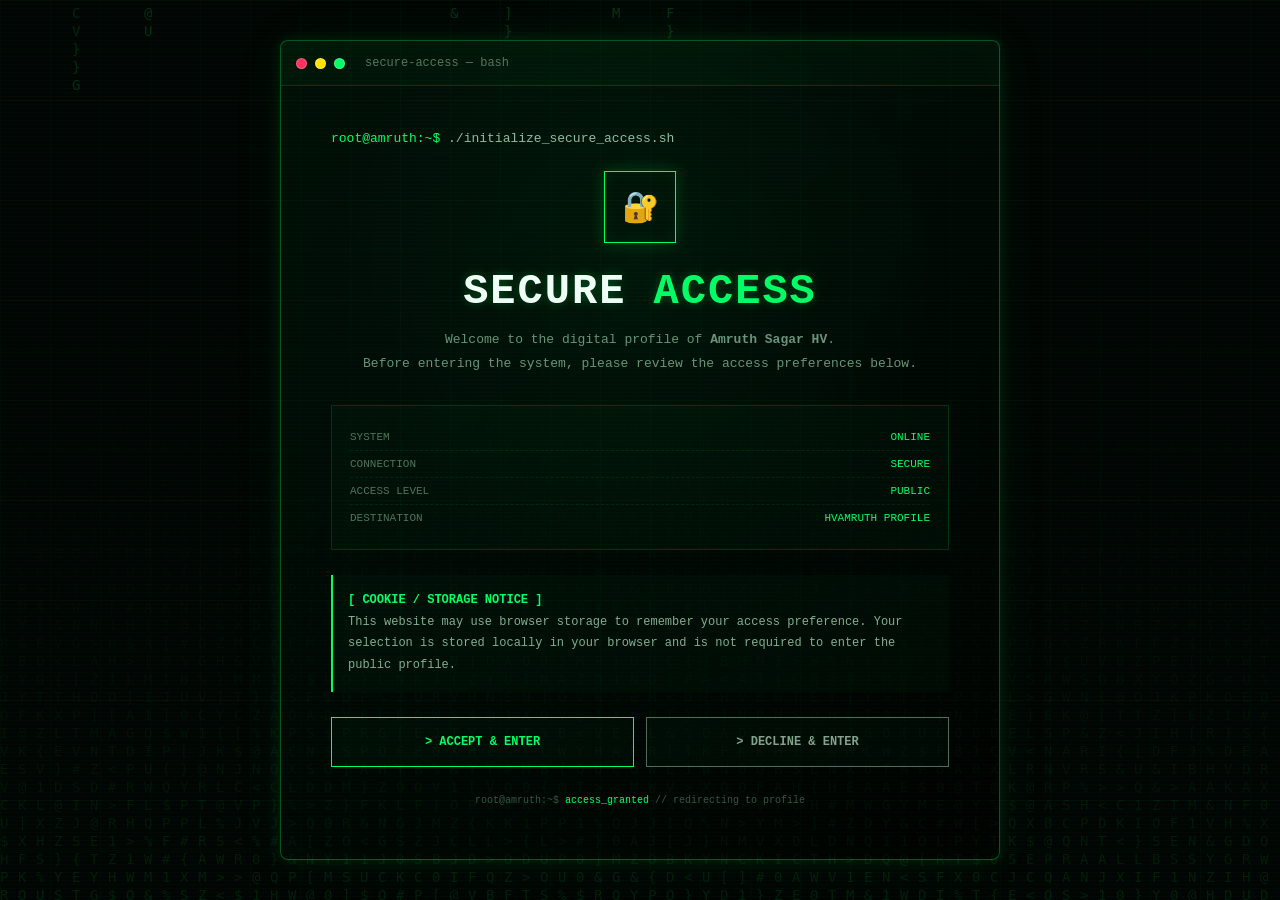
<file: index1.html>
<!DOCTYPE html>
<html lang="en">

<head>

    <meta charset="UTF-8">

    <meta name="viewport"
          content="width=device-width, initial-scale=1.0">

    <meta name="robots"
          content="noindex, nofollow">

    <title>SECURE ACCESS | Amruth Sagar HV</title>

    <style>

        /* =========================================================
           GLOBAL
        ========================================================= */

        :root {
            --bg: #020604;
            --panel: #050d08;
            --panel2: #07140b;

            --green: #00ff66;
            --green2: #00cc55;
            --green3: #00ff9c;

            --text: #d8ffe5;
            --muted: #669477;

            --border: rgba(0,255,102,0.25);

            --red: #ff315d;
            --yellow: #ffe600;
        }

        * {
            margin: 0;
            padding: 0;
            box-sizing: border-box;
        }

        html,
        body {
            width: 100%;
            min-height: 100%;
        }

        body {

            background:
                radial-gradient(
                    circle at 50% 30%,
                    rgba(0,255,102,0.07),
                    transparent 35%
                ),
                #020604;

            color: var(--text);

            font-family:
                "Courier New",
                Courier,
                monospace;

            overflow: hidden;
        }


        /* =========================================================
           MATRIX BACKGROUND
        ========================================================= */

        #matrix {

            position: fixed;

            inset: 0;

            width: 100%;
            height: 100%;

            z-index: 0;

            opacity: 0.16;

            pointer-events: none;
        }


        /* =========================================================
           SCANLINES
        ========================================================= */

        body::before {

            content: "";

            position: fixed;

            inset: 0;

            z-index: 5;

            pointer-events: none;

            background:
                repeating-linear-gradient(
                    to bottom,
                    rgba(0,255,102,0.025) 0px,
                    rgba(0,255,102,0.025) 1px,
                    transparent 1px,
                    transparent 4px
                );
        }


        /* =========================================================
           GRID
        ========================================================= */

        body::after {

            content: "";

            position: fixed;

            inset: 0;

            z-index: 1;

            pointer-events: none;

            background-image:
                linear-gradient(
                    rgba(0,255,102,0.025) 1px,
                    transparent 1px
                ),
                linear-gradient(
                    90deg,
                    rgba(0,255,102,0.025) 1px,
                    transparent 1px
                );

            background-size: 50px 50px;
        }


        /* =========================================================
           MAIN
        ========================================================= */

        .access-screen {

            min-height: 100vh;

            display: flex;

            align-items: center;

            justify-content: center;

            padding: 25px;

            position: relative;

            z-index: 10;
        }


        /* =========================================================
           TERMINAL
        ========================================================= */

        .terminal {

            width: 100%;

            max-width: 720px;

            background:
                linear-gradient(
                    145deg,
                    rgba(0,255,102,0.045),
                    rgba(0,0,0,0.45)
                );

            border: 1px solid
                rgba(0,255,102,0.32);

            box-shadow:
                0 0 15px
                rgba(0,255,102,0.10),

                0 0 60px
                rgba(0,255,102,0.05),

                inset 0 0 50px
                rgba(0,255,102,0.018);

            border-radius: 8px;

            overflow: hidden;

            animation:
                terminalIn 0.7s ease forwards;
        }

        @keyframes terminalIn {

            from {
                opacity: 0;
                transform: translateY(20px)
                           scale(0.98);
            }

            to {
                opacity: 1;
                transform: translateY(0)
                           scale(1);
            }
        }


        /* =========================================================
           TERMINAL HEADER
        ========================================================= */

        .terminal-header {

            height: 45px;

            display: flex;

            align-items: center;

            padding: 0 15px;

            background:
                rgba(0,255,102,0.025);

            border-bottom:
                1px solid
                rgba(0,255,102,0.15);
        }

        .dot {

            width: 11px;
            height: 11px;

            border-radius: 50%;

            margin-right: 8px;

            border: 1px solid
                rgba(255,255,255,0.2);
        }

        .red {
            background: var(--red);
        }

        .yellow {
            background: var(--yellow);
        }

        .green {
            background: var(--green);
        }

        .terminal-title {

            margin-left: 12px;

            color: #52765f;

            font-size: 12px;
        }


        /* =========================================================
           TERMINAL BODY
        ========================================================= */

        .terminal-body {

            padding: 45px 50px 50px;
        }

        .command {

            color: var(--green);

            font-size: 13px;

            margin-bottom: 25px;
        }

        .command span {

            color: #8fbda0;
        }


        /* =========================================================
           LOCK ICON
        ========================================================= */

        .lock {

            width: 72px;
            height: 72px;

            margin: 0 auto 25px;

            display: flex;

            align-items: center;
            justify-content: center;

            border: 1px solid
                var(--green);

            color: var(--green);

            font-size: 30px;

            box-shadow:
                0 0 15px
                rgba(0,255,102,0.20),

                inset 0 0 15px
                rgba(0,255,102,0.05);

            animation:
                pulse 2s infinite;
        }

        @keyframes pulse {

            0%,
            100% {
                box-shadow:
                    0 0 10px
                    rgba(0,255,102,0.15),
                    inset 0 0 10px
                    rgba(0,255,102,0.04);
            }

            50% {
                box-shadow:
                    0 0 25px
                    rgba(0,255,102,0.30),
                    inset 0 0 20px
                    rgba(0,255,102,0.08);
            }
        }


        /* =========================================================
           TITLE
        ========================================================= */

        h1 {

            font-family:
                "Courier New",
                monospace;

            text-align: center;

            color: #f0fff5;

            font-size:
                clamp(25px, 5vw, 42px);

            letter-spacing: 2px;

            margin-bottom: 12px;

            text-shadow:
                0 0 10px
                rgba(0,255,102,0.25);
        }

        h1 span {
            color: var(--green);
        }

        .subtitle {

            text-align: center;

            color: #67947a;

            font-size: 13px;

            line-height: 1.8;

            margin-bottom: 30px;
        }


        /* =========================================================
           STATUS
        ========================================================= */

        .status {

            border:
                1px solid
                rgba(0,255,102,0.15);

            background:
                rgba(0,255,102,0.025);

            padding: 18px;

            margin-bottom: 25px;
        }

        .status-line {

            display: flex;

            justify-content: space-between;

            gap: 15px;

            padding: 7px 0;

            font-size: 11px;
        }

        .status-line:not(:last-child) {

            border-bottom:
                1px dashed
                rgba(0,255,102,0.08);
        }

        .status-label {
            color: #4e745b;
        }

        .status-value {
            color: var(--green);
            text-align: right;
        }


        /* =========================================================
           COOKIE NOTICE
        ========================================================= */

        .cookie-notice {

            color: #82ad91;

            font-size: 12px;

            line-height: 1.8;

            margin-bottom: 25px;

            padding: 15px;

            border-left:
                2px solid
                var(--green);

            background:
                rgba(0,255,102,0.025);
        }

        .cookie-notice strong {
            color: var(--green);
        }


        /* =========================================================
           BUTTONS
        ========================================================= */

        .buttons {

            display: grid;

            grid-template-columns:
                1fr 1fr;

            gap: 12px;
        }

        button {

            min-height: 50px;

            border: 1px solid
                var(--green);

            background:
                rgba(0,255,102,0.025);

            color: var(--green);

            font-family:
                "Courier New",
                monospace;

            font-size: 12px;

            font-weight: bold;

            cursor: pointer;

            transition: 0.25s;

            position: relative;

            overflow: hidden;
        }

        button::before {

            content: "> ";

            color: inherit;
        }

        button:hover {

            background: var(--green);

            color: #000;

            box-shadow:
                0 0 12px
                var(--green),

                0 0 30px
                rgba(0,255,102,0.20);

            transform:
                translateY(-2px);
        }

        .decline {

            border-color: #526d5b;

            color: #82a28d;
        }

        .decline:hover {

            background: #82a28d;

            border-color: #82a28d;

            color: #000;

            box-shadow:
                0 0 15px
                rgba(130,162,141,0.3);
        }


        /* =========================================================
           FOOTER
        ========================================================= */

        .footer {

            margin-top: 25px;

            text-align: center;

            color: #385541;

            font-size: 10px;

            line-height: 1.7;
        }

        .footer span {
            color: var(--green);
        }


        /* =========================================================
           MOBILE
        ========================================================= */

        @media (max-width: 600px) {

            .access-screen {
                padding: 15px;
            }

            .terminal-body {
                padding: 30px 22px 35px;
            }

            .buttons {
                grid-template-columns: 1fr;
            }

            .status-line {
                flex-direction: column;
                gap: 3px;
            }

            .status-value {
                text-align: left;
            }

            .lock {
                width: 60px;
                height: 60px;
                font-size: 25px;
            }
        }

    </style>

</head>


<body>


    <!-- =========================================================
         MATRIX
    ========================================================== -->

    <canvas id="matrix"></canvas>


    <!-- =========================================================
         ACCESS SCREEN
    ========================================================== -->

    <main class="access-screen">

        <div class="terminal">


            <!-- TERMINAL HEADER -->

            <div class="terminal-header">

                <span class="dot red"></span>

                <span class="dot yellow"></span>

                <span class="dot green"></span>

                <span class="terminal-title">
                    secure-access — bash
                </span>

            </div>


            <!-- TERMINAL BODY -->

            <div class="terminal-body">


                <div class="command">

                    root@amruth:~$

                    <span>
                        ./initialize_secure_access.sh
                    </span>

                </div>


                <div class="lock">
                    🔐
                </div>


                <h1>
                    SECURE <span>ACCESS</span>
                </h1>


                <p class="subtitle">

                    Welcome to the digital profile of
                    <strong>Amruth Sagar HV</strong>.

                    <br>

                    Before entering the system,
                    please review the access preferences below.

                </p>


                <!-- SYSTEM STATUS -->

                <div class="status">

                    <div class="status-line">

                        <span class="status-label">
                            SYSTEM
                        </span>

                        <span class="status-value">
                            ONLINE
                        </span>

                    </div>


                    <div class="status-line">

                        <span class="status-label">
                            CONNECTION
                        </span>

                        <span class="status-value">
                            SECURE
                        </span>

                    </div>


                    <div class="status-line">

                        <span class="status-label">
                            ACCESS LEVEL
                        </span>

                        <span class="status-value">
                            PUBLIC
                        </span>

                    </div>


                    <div class="status-line">

                        <span class="status-label">
                            DESTINATION
                        </span>

                        <span class="status-value">
                            HVAMRUTH PROFILE
                        </span>

                    </div>

                </div>


                <!-- COOKIE INFORMATION -->

                <div class="cookie-notice">

                    <strong>[ COOKIE / STORAGE NOTICE ]</strong>

                    <br>

                    This website may use browser storage to
                    remember your access preference.

                    Your selection is stored locally in your
                    browser and is not required to enter the
                    public profile.

                </div>


                <!-- BUTTONS -->

                <div class="buttons">

                    <button
                        type="button"
                        id="acceptBtn">

                        ACCEPT & ENTER

                    </button>


                    <button
                        type="button"
                        id="declineBtn"
                        class="decline">

                        DECLINE & ENTER

                    </button>

                </div>


                <div class="footer">

                    root@amruth:~$

                    <span>
                        access_granted
                    </span>

                    // redirecting to profile

                </div>

            </div>

        </div>

    </main>


    <!-- =========================================================
         JAVASCRIPT
    ========================================================== -->

    <script>

        /* =====================================================
           WEBSITE URL
        ===================================================== */

        const WEBSITE_URL =
            "https://hvamruth.github.io/amruth.profile.com";


        /* =====================================================
           COOKIE / LOCAL STORAGE KEY
        ===================================================== */

        const CONSENT_KEY =
            "amruth_cookie_consent";


        /* =====================================================
           REDIRECT
        ===================================================== */

        function enterWebsite(choice) {

            /*
             * Store the user's choice locally.
             *
             * This does NOT send information to a server.
             */

            localStorage.setItem(
                CONSENT_KEY,
                choice
            );

            /*
             * Redirect to the main website.
             */

            window.location.href =
                WEBSITE_URL;
        }


        /* =====================================================
           ACCEPT
        ===================================================== */

        document
            .getElementById("acceptBtn")
            .addEventListener(
                "click",
                function () {

                    enterWebsite("accepted");

                }
            );


        /* =====================================================
           DECLINE
        ===================================================== */

        document
            .getElementById("declineBtn")
            .addEventListener(
                "click",
                function () {

                    enterWebsite("declined");

                }
            );


        /* =====================================================
           MATRIX EFFECT
        ===================================================== */

        const canvas =
            document.getElementById("matrix");

        const ctx =
            canvas.getContext("2d");

        let width;
        let height;
        let columns;
        let drops;

        const characters =
            "01ABCDEFGHIJKLMNOPQRSTUVWXYZ#$%&@<>[]{}";


        function resizeMatrix() {

            width =
                canvas.width =
                window.innerWidth;

            height =
                canvas.height =
                window.innerHeight;

            columns =
                Math.floor(width / 18);

            drops =
                Array(columns).fill(1);
        }


        resizeMatrix();


        window.addEventListener(
            "resize",
            resizeMatrix
        );


        function drawMatrix() {

            ctx.fillStyle =
                "rgba(2,6,4,0.08)";

            ctx.fillRect(
                0,
                0,
                width,
                height
            );


            ctx.fillStyle =
                "#00ff66";

            ctx.font =
                "14px monospace";


            for (
                let i = 0;
                i < drops.length;
                i++
            ) {

                const character =
                    characters[
                        Math.floor(
                            Math.random() *
                            characters.length
                        )
                    ];


                ctx.fillText(
                    character,
                    i * 18,
                    drops[i] * 18
                );


                if (
                    drops[i] * 18 > height &&
                    Math.random() > 0.975
                ) {

                    drops[i] = 0;

                }


                drops[i]++;

            }


            requestAnimationFrame(
                drawMatrix
            );
        }


        drawMatrix();


        /* =====================================================
           KEYBOARD SHORTCUT
        ===================================================== */

        document.addEventListener(
            "keydown",
            function (event) {

                if (event.key === "Enter") {

                    enterWebsite("accepted");

                }

            }
        );

    </script>

</body>

</html>
</file>
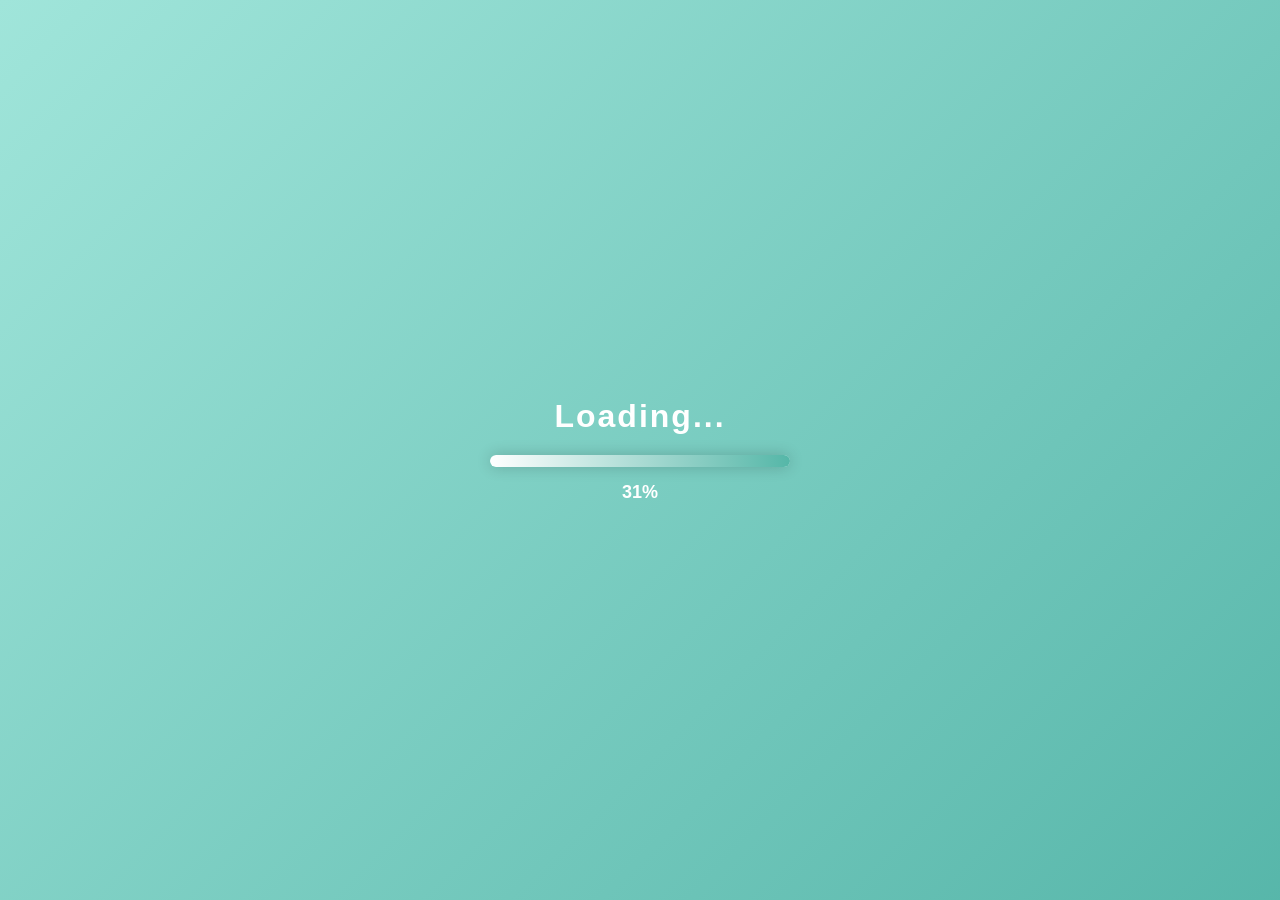
<file: loading.html>
<!DOCTYPE html>
<html lang="en">
<head>
<meta charset="UTF-8">
<meta name="viewport" content="width=device-width, initial-scale=1.0">
<title>Loading...</title>

<style>
*{
    margin:0;
    padding:0;
    box-sizing:border-box;
    font-family:'Segoe UI', sans-serif;
}

body{
    height:100vh;
    display:flex;
    justify-content:center;
    align-items:center;
    background: linear-gradient(-45deg, #55B7A8, #7fd8c9, #3fa79a, #a0e5da);
    background-size:400% 400%;
    animation: gradientMove 10s ease infinite;
}

@keyframes gradientMove{
    0%{background-position:0% 50%;}
    50%{background-position:100% 50%;}
    100%{background-position:0% 50%;}
}

.loader-container{
    text-align:center;
    color:white;
}

.loader-container h1{
    margin-bottom:20px;
    letter-spacing:2px;
}

.progress-bar{
    width:300px;
    height:12px;
    background: rgba(255,255,255,0.3);
    border-radius:20px;
    overflow:hidden;
    box-shadow:0 0 15px rgba(0,0,0,0.2);
}

.progress{
    height:100%;
    width:0%;
    background: linear-gradient(90deg, #ffffff, #55B7A8);
    border-radius:20px;
    animation: load 3s ease forwards;
}

@keyframes load{
    from{width:0%;}
    to{width:100%;}
}

.percentage{
    margin-top:15px;
    font-size:18px;
    font-weight:bold;
}

</style>
</head>
<body>

<div class="loader-container">
    <h1>Loading...</h1>
    <div class="progress-bar">
        <div class="progress"></div>
    </div>
    <div class="percentage" id="percent">0%</div>
</div>

<script>
let percent = 0;
let counter = document.getElementById("percent");

let interval = setInterval(() => {
    percent++;
    counter.innerText = percent + "%";
    if(percent >= 100){
        clearInterval(interval);
        // Redirect after loading (optional)
        // window.location.href = "index.html";
    }
}, 30);
</script>

</body>
</html>
</file>
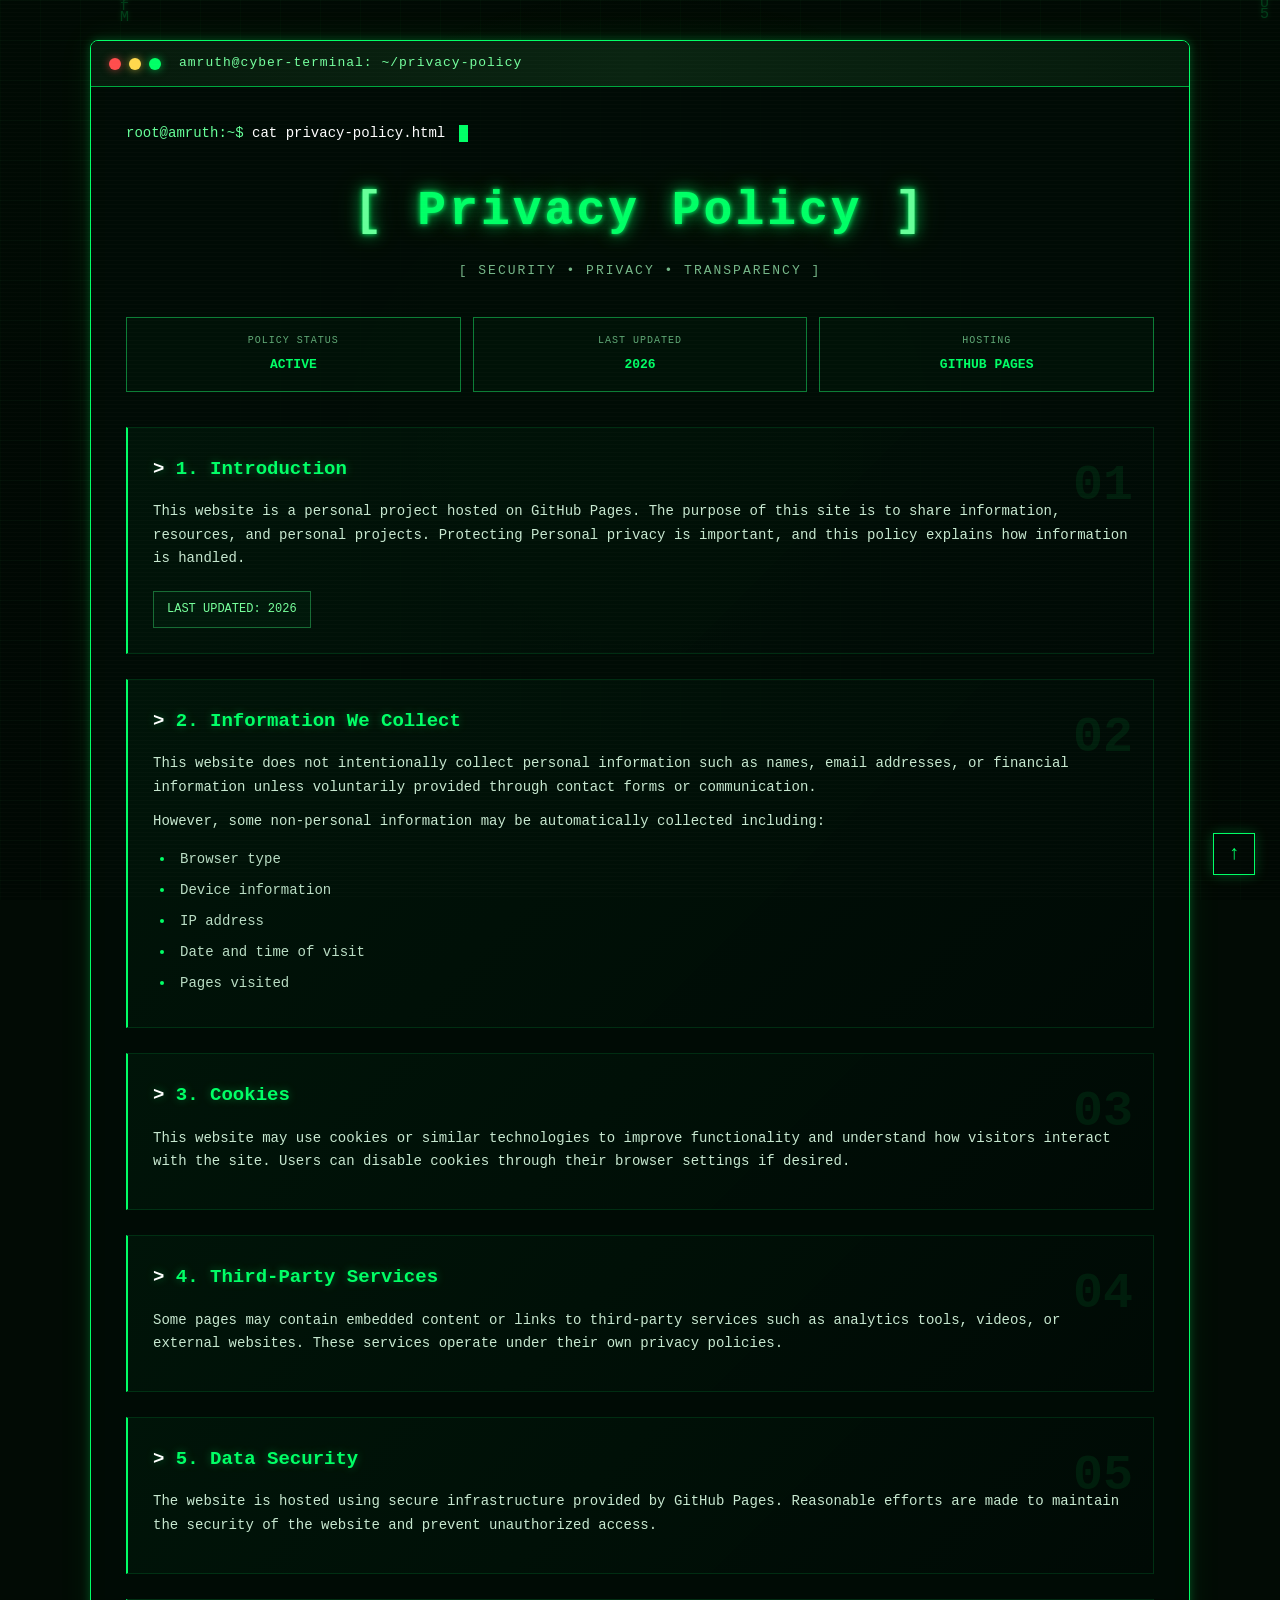
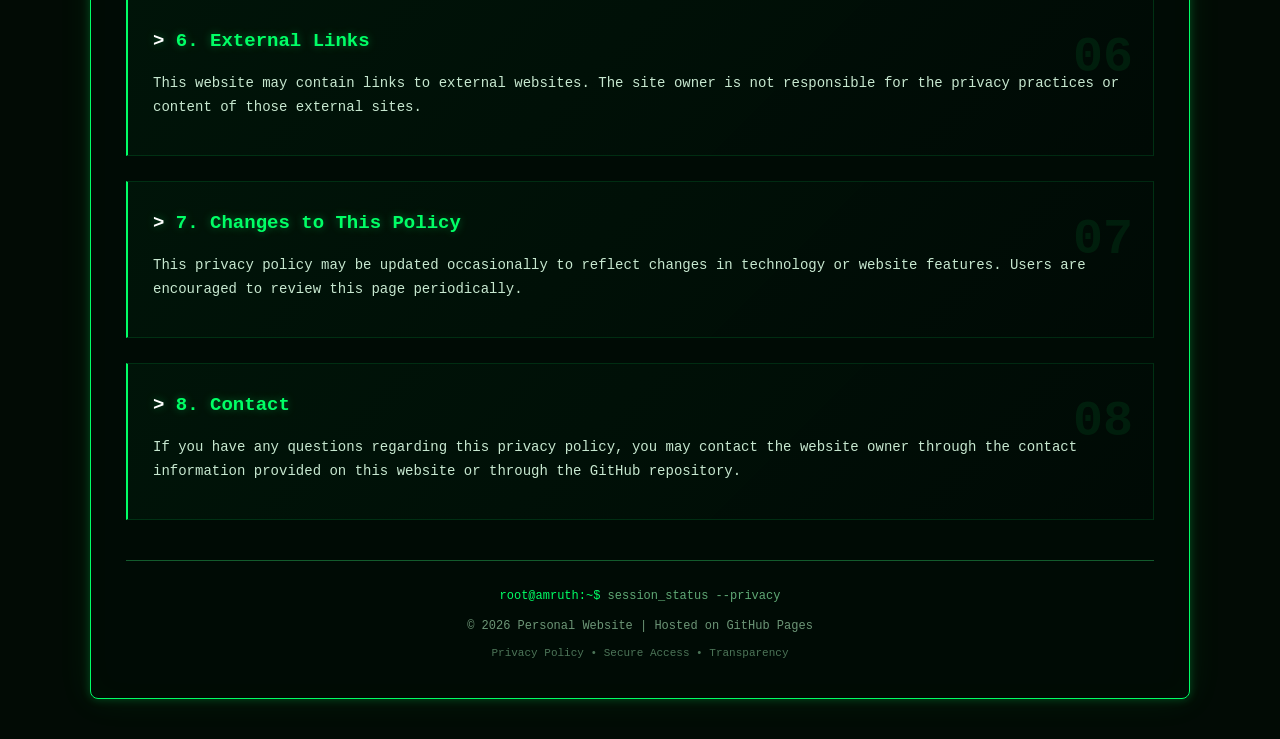
<file: privacy-policy.html>
<!DOCTYPE html>
<html lang="en">

<head>
    <meta charset="UTF-8">

    <meta name="viewport"
          content="width=device-width, initial-scale=1.0">

    <meta name="description"
          content="Privacy Policy - Amruth Sagar HV | Personal Website">

    <meta name="author"
          content="Amruth Sagar HV">

    <meta name="robots"
          content="index, follow">

    <meta name="theme-color"
          content="#020b05">

    <title>Privacy Policy | Amruth Sagar HV</title>

    <style>

        /* =========================================================
           GLOBAL SETTINGS
        ========================================================= */

        * {
            margin: 0;
            padding: 0;
            box-sizing: border-box;
        }

        html {
            scroll-behavior: smooth;
        }

        body {
            min-height: 100vh;
            background: #020b05;
            color: #c8ffd9;
            font-family:
                "Courier New",
                "Lucida Console",
                monospace;
            line-height: 1.7;
            overflow-x: hidden;
        }


        /* =========================================================
           MATRIX BACKGROUND
        ========================================================= */

        body::before {
            content: "";
            position: fixed;
            inset: 0;
            z-index: -3;

            background:
                linear-gradient(
                    rgba(0, 255, 100, 0.025) 1px,
                    transparent 1px
                ),
                linear-gradient(
                    90deg,
                    rgba(0, 255, 100, 0.025) 1px,
                    transparent 1px
                );

            background-size: 40px 40px;
            pointer-events: none;
        }

        body::after {
            content: "";
            position: fixed;
            inset: 0;
            z-index: -2;

            background:
                radial-gradient(
                    circle at center,
                    rgba(0, 255, 100, 0.08),
                    transparent 60%
                );

            pointer-events: none;
        }


        /* =========================================================
           MATRIX RAIN ANIMATION
           ADDED ONLY
        ========================================================= */

        #matrix-canvas {
            position: fixed;
            inset: 0;

            width: 100%;
            height: 100%;

            z-index: -1;

            pointer-events: none;

            opacity: 0.22;
        }

        .matrix-overlay {
            position: fixed;
            inset: 0;

            z-index: -1;

            pointer-events: none;

            background:
                linear-gradient(
                    to bottom,
                    rgba(0, 20, 8, 0.05),
                    rgba(0, 0, 0, 0.18)
                );
        }


        /* =========================================================
           SCANLINE EFFECT
        ========================================================= */

        .scanlines {
            position: fixed;
            inset: 0;

            pointer-events: none;

            z-index: 999;

            background:
                repeating-linear-gradient(
                    to bottom,
                    rgba(255,255,255,0.015) 0px,
                    rgba(255,255,255,0.015) 1px,
                    transparent 1px,
                    transparent 4px
                );
        }


        /* =========================================================
           MAIN CONTAINER
        ========================================================= */

        .container {
            width: min(1100px, 92%);
            margin: 40px auto;
        }


        /* =========================================================
           TERMINAL WINDOW
        ========================================================= */

        .terminal-window {
            border: 1px solid #00ff66;

            background:
                rgba(1, 12, 6, 0.94);

            box-shadow:
                0 0 10px rgba(0,255,100,0.25),
                0 0 35px rgba(0,255,100,0.08),
                inset 0 0 30px rgba(0,255,100,0.025);

            border-radius: 8px;

            overflow: hidden;
        }


        /* =========================================================
           TERMINAL TOP BAR
        ========================================================= */

        .terminal-bar {
            height: 46px;

            display: flex;
            align-items: center;

            padding: 0 18px;

            background:
                linear-gradient(
                    90deg,
                    #061a0c,
                    #0a2411,
                    #061a0c
                );

            border-bottom: 1px solid #00a83f;
        }

        .terminal-buttons {
            display: flex;

            gap: 8px;

            margin-right: 18px;
        }

        .terminal-buttons span {
            width: 12px;
            height: 12px;

            border-radius: 50%;

            display: block;
        }

        .red {
            background: #ff4d4d;

            box-shadow:
                0 0 8px rgba(255,77,77,0.6);
        }

        .yellow {
            background: #ffd84d;

            box-shadow:
                0 0 8px rgba(255,216,77,0.6);
        }

        .green {
            background: #00ff66;

            box-shadow:
                0 0 8px rgba(0,255,102,0.6);
        }

        .terminal-title {
            color: #75ff9e;

            font-size: 13px;

            letter-spacing: 1px;
        }


        /* =========================================================
           TERMINAL CONTENT
        ========================================================= */

        .terminal-content {
            padding: 35px;
        }


        /* =========================================================
           COMMAND HEADER
        ========================================================= */

        .command-line {
            color: #00ff66;

            font-size: 14px;

            margin-bottom: 10px;
        }

        .command-line .prompt {
            color: #66ff99;
        }

        .command-line .command {
            color: #ffffff;
        }

        .cursor {
            display: inline-block;

            width: 9px;
            height: 17px;

            background: #00ff66;

            vertical-align: middle;

            margin-left: 5px;

            animation:
                blink 1s infinite;
        }

        @keyframes blink {

            0%, 45% {
                opacity: 1;
            }

            46%, 100% {
                opacity: 0;
            }
        }


        /* =========================================================
           PAGE TITLE
        ========================================================= */

        .page-title {
            text-align: center;

            margin: 25px 0 35px;
        }

        .page-title h1 {
            font-size:
                clamp(28px, 5vw, 48px);

            color: #00ff66;

            text-shadow:
                0 0 5px #00ff66,
                0 0 15px rgba(0,255,102,0.7),
                0 0 30px rgba(0,255,102,0.25);

            letter-spacing: 3px;
        }

        .page-title h1::before {
            content: "[ ";

            color: #66ff99;
        }

        .page-title h1::after {
            content: " ]";

            color: #66ff99;
        }

        .subtitle {
            margin-top: 8px;

            color: #76b889;

            font-size: 13px;

            letter-spacing: 2px;
        }


        /* =========================================================
           SECURITY STATUS
        ========================================================= */

        .security-status {
            display: grid;

            grid-template-columns:
                repeat(3, 1fr);

            gap: 12px;

            margin-bottom: 35px;
        }

        .status-box {
            border: 1px solid #0c7d36;

            background:
                rgba(0,255,102,0.025);

            padding: 14px;

            text-align: center;

            transition:
                transform 0.25s ease,
                border-color 0.25s ease,
                box-shadow 0.25s ease;
        }

        .status-box:hover {
            transform:
                translateY(-3px);

            border-color:
                #00ff66;

            box-shadow:
                0 0 15px rgba(0,255,102,0.2);
        }

        .status-label {
            display: block;

            color: #5fa875;

            font-size: 10px;

            letter-spacing: 1px;

            text-transform:
                uppercase;
        }

        .status-value {
            display: block;

            color: #00ff66;

            margin-top: 5px;

            font-size: 13px;

            font-weight: bold;
        }


        /* =========================================================
           CONTENT SECTIONS
        ========================================================= */

        .policy-section {
            position: relative;

            margin: 25px 0;

            padding: 25px;

            border-left:
                2px solid #00ff66;

            border-top:
                1px solid rgba(0,255,102,0.12);

            border-right:
                1px solid rgba(0,255,102,0.12);

            border-bottom:
                1px solid rgba(0,255,102,0.12);

            background:
                linear-gradient(
                    135deg,
                    rgba(0,255,102,0.035),
                    rgba(0,0,0,0.05)
                );

            transition:
                border-color 0.25s ease,
                background 0.25s ease;
        }

        .policy-section:hover {
            border-left-color:
                #ffffff;

            background:
                linear-gradient(
                    135deg,
                    rgba(0,255,102,0.055),
                    rgba(0,0,0,0.08)
                );
        }

        .section-number {
            position: absolute;

            right: 20px;
            top: 15px;

            color:
                rgba(0,255,102,0.08);

            font-size: 50px;

            font-weight: bold;

            pointer-events: none;
        }

        .section-heading {
            color: #00ff66;

            font-size: 19px;

            margin-bottom: 15px;

            text-shadow:
                0 0 8px rgba(0,255,102,0.35);
        }

        .section-heading::before {
            content: "> ";

            color: #ffffff;
        }

        .policy-section p {
            color: #c7e8d0;

            font-size: 14px;

            margin-bottom: 10px;
        }

        .policy-section ul {
            margin:
                15px 0 0 22px;
        }

        .policy-section li {
            color: #b9ddc4;

            font-size: 14px;

            margin: 7px 0;

            padding-left: 5px;
        }

        .policy-section li::marker {
            color: #00ff66;
        }


        /* =========================================================
           HIGHLIGHTED TEXT
        ========================================================= */

        .highlight {
            color: #00ff66;
        }

        .warning {
            color: #ffd84d;
        }

        .secure {
            color: #66ff99;
        }


        /* =========================================================
           LAST UPDATED
        ========================================================= */

        .last-updated {
            display: inline-block;

            margin-top: 10px;

            padding: 7px 13px;

            border:
                1px solid #176c35;

            color: #76ff9b;

            font-size: 12px;

            background:
                rgba(0,255,102,0.03);
        }


        /* =========================================================
           FOOTER
        ========================================================= */

        footer {
            margin-top: 40px;

            padding-top: 25px;

            border-top:
                1px solid #135b2d;

            text-align: center;
        }

        .footer-command {
            color: #5fa875;

            font-size: 12px;

            margin-bottom: 10px;
        }

        .footer-command span {
            color: #00ff66;
        }

        .copyright {
            color: #6c9677;

            font-size: 12px;
        }

        .github-note {
            margin-top: 8px;

            color: #4c7558;

            font-size: 11px;
        }


        /* =========================================================
           BACK TO TOP
        ========================================================= */

        .back-top {
            position: fixed;

            right: 25px;
            bottom: 25px;

            width: 42px;
            height: 42px;

            display: flex;

            align-items: center;
            justify-content: center;

            border:
                1px solid #00ff66;

            color: #00ff66;

            background:
                rgba(2,11,5,0.9);

            text-decoration: none;

            font-size: 20px;

            box-shadow:
                0 0 12px rgba(0,255,102,0.25);

            transition:
                all 0.25s ease;
        }

        .back-top:hover {
            color: #020b05;

            background:
                #00ff66;

            box-shadow:
                0 0 25px rgba(0,255,102,0.6);
        }


        /* =========================================================
           RESPONSIVE DESIGN
        ========================================================= */

        @media (max-width: 768px) {

            .container {
                width: 94%;

                margin: 20px auto;
            }

            .terminal-content {
                padding:
                    20px 15px;
            }

            .terminal-title {
                font-size: 11px;
            }

            .security-status {
                grid-template-columns:
                    1fr;
            }

            .policy-section {
                padding:
                    20px 17px;
            }

            .section-number {
                font-size: 35px;
            }

            .section-heading {
                font-size: 17px;

                padding-right: 40px;
            }

            .policy-section p,
            .policy-section li {
                font-size: 13px;
            }

            .page-title h1 {
                letter-spacing: 1px;
            }

            #matrix-canvas {
                opacity: 0.18;
            }
        }


        @media (max-width: 480px) {

            .terminal-bar {
                height: 40px;

                padding:
                    0 10px;
            }

            .terminal-buttons {
                gap: 5px;

                margin-right: 10px;
            }

            .terminal-buttons span {
                width: 9px;
                height: 9px;
            }

            .terminal-title {
                font-size: 9px;
            }

            .command-line {
                font-size: 11px;

                overflow-wrap:
                    anywhere;
            }

            .page-title h1 {
                font-size: 26px;
            }

            .subtitle {
                font-size: 10px;
            }

            .policy-section {
                margin: 18px 0;
            }

            .back-top {
                right: 15px;

                bottom: 15px;
            }

            #matrix-canvas {
                opacity: 0.15;
            }
        }

    </style>
</head>


<body id="top">

    <!-- Matrix Rain Animation - Added Only -->
    <canvas
        id="matrix-canvas"
        aria-hidden="true">
    </canvas>

    <div
        class="matrix-overlay"
        aria-hidden="true">
    </div>


    <!-- Scanline Overlay -->
    <div class="scanlines"></div>


    <!-- =========================================================
         MAIN TERMINAL
    ========================================================== -->

    <main class="container">

        <div class="terminal-window">


            <!-- Terminal Header -->

            <div class="terminal-bar">

                <div class="terminal-buttons">

                    <span class="red"></span>

                    <span class="yellow"></span>

                    <span class="green"></span>

                </div>


                <div class="terminal-title">
                    amruth@cyber-terminal: ~/privacy-policy
                </div>

            </div>


            <!-- Terminal Content -->

            <div class="terminal-content">


                <!-- Command -->

                <div class="command-line">

                    <span class="prompt">
                        root@amruth:~$
                    </span>

                    <span class="command">
                        cat privacy-policy.html
                    </span>

                    <span class="cursor"></span>

                </div>


                <!-- Page Title -->

                <div class="page-title">

                    <h1>
                        Privacy Policy
                    </h1>

                    <div class="subtitle">
                        [ SECURITY • PRIVACY • TRANSPARENCY ]
                    </div>

                </div>


                <!-- Security Status -->

                <div class="security-status">


                    <div class="status-box">

                        <span class="status-label">
                            POLICY STATUS
                        </span>

                        <span class="status-value">
                            ACTIVE
                        </span>

                    </div>


                    <div class="status-box">

                        <span class="status-label">
                            LAST UPDATED
                        </span>

                        <span class="status-value">
                            2026
                        </span>

                    </div>


                    <div class="status-box">

                        <span class="status-label">
                            HOSTING
                        </span>

                        <span class="status-value">
                            GITHUB PAGES
                        </span>

                    </div>


                </div>


                <!-- =================================================
                     1. INTRODUCTION
                ================================================== -->

                <section class="policy-section">

                    <span class="section-number">
                        01
                    </span>

                    <h2 class="section-heading">
                        1. Introduction
                    </h2>

                    <p>
                        This website is a personal project hosted on
                        GitHub Pages. The purpose of this site is to
                        share information, resources, and personal
                        projects. Protecting Personal privacy is
                        important, and this policy explains how
                        information is handled.
                    </p>

                    <div class="last-updated">
                        LAST UPDATED: 2026
                    </div>

                </section>


                <!-- =================================================
                     2. INFORMATION WE COLLECT
                ================================================== -->

                <section class="policy-section">

                    <span class="section-number">
                        02
                    </span>

                    <h2 class="section-heading">
                        2. Information We Collect
                    </h2>

                    <p>
                        This website does not intentionally collect
                        personal information such as names, email
                        addresses, or financial information unless
                        voluntarily provided through contact forms
                        or communication.
                    </p>

                    <p>
                        However, some non-personal information may be
                        automatically collected including:
                    </p>

                    <ul>

                        <li>
                            Browser type
                        </li>

                        <li>
                            Device information
                        </li>

                        <li>
                            IP address
                        </li>

                        <li>
                            Date and time of visit
                        </li>

                        <li>
                            Pages visited
                        </li>

                    </ul>

                </section>


                <!-- =================================================
                     3. COOKIES
                ================================================== -->

                <section class="policy-section">

                    <span class="section-number">
                        03
                    </span>

                    <h2 class="section-heading">
                        3. Cookies
                    </h2>

                    <p>
                        This website may use cookies or similar
                        technologies to improve functionality and
                        understand how visitors interact with the
                        site. Users can disable cookies through
                        their browser settings if desired.
                    </p>

                </section>


                <!-- =================================================
                     4. THIRD-PARTY SERVICES
                ================================================== -->

                <section class="policy-section">

                    <span class="section-number">
                        04
                    </span>

                    <h2 class="section-heading">
                        4. Third-Party Services
                    </h2>

                    <p>
                        Some pages may contain embedded content or
                        links to third-party services such as
                        analytics tools, videos, or external websites.
                        These services operate under their own privacy
                        policies.
                    </p>

                </section>


                <!-- =================================================
                     5. DATA SECURITY
                ================================================== -->

                <section class="policy-section">

                    <span class="section-number">
                        05
                    </span>

                    <h2 class="section-heading">
                        5. Data Security
                    </h2>

                    <p>
                        The website is hosted using secure
                        infrastructure provided by GitHub Pages.
                        Reasonable efforts are made to maintain the
                        security of the website and prevent
                        unauthorized access.
                    </p>

                </section>


                <!-- =================================================
                     6. EXTERNAL LINKS
                ================================================== -->

                <section class="policy-section">

                    <span class="section-number">
                        06
                    </span>

                    <h2 class="section-heading">
                        6. External Links
                    </h2>

                    <p>
                        This website may contain links to external
                        websites. The site owner is not responsible
                        for the privacy practices or content of those
                        external sites.
                    </p>

                </section>


                <!-- =================================================
                     7. CHANGES TO THIS POLICY
                ================================================== -->

                <section class="policy-section">

                    <span class="section-number">
                        07
                    </span>

                    <h2 class="section-heading">
                        7. Changes to This Policy
                    </h2>

                    <p>
                        This privacy policy may be updated
                        occasionally to reflect changes in technology
                        or website features. Users are encouraged to
                        review this page periodically.
                    </p>

                </section>


                <!-- =================================================
                     8. CONTACT
                ================================================== -->

                <section class="policy-section">

                    <span class="section-number">
                        08
                    </span>

                    <h2 class="section-heading">
                        8. Contact
                    </h2>

                    <p>
                        If you have any questions regarding this
                        privacy policy, you may contact the website
                        owner through the contact information
                        provided on this website or through the
                        GitHub repository.
                    </p>

                </section>


                <!-- =================================================
                     FOOTER
                ================================================== -->

                <footer>

                    <div class="footer-command">

                        <span>
                            root@amruth:~$
                        </span>

                        session_status --privacy

                    </div>


                    <div class="copyright">
                        © 2026 Personal Website | Hosted on GitHub Pages
                    </div>


                    <div class="github-note">
                        Privacy Policy • Secure Access • Transparency
                    </div>

                </footer>


            </div>

        </div>

    </main>


    <!-- =========================================================
         BACK TO TOP
    ========================================================== -->

    <a href="#top"
       class="back-top"
       aria-label="Back to top">

        ↑

    </a>


    <!-- =========================================================
         EXISTING JAVASCRIPT
         Adds a subtle terminal typing effect to the command.
    ========================================================== -->

    <script>

        document.addEventListener(
            "DOMContentLoaded",
            function () {

                const command =
                    document.querySelector(".command");

                const originalText =
                    command.textContent.trim();

                command.textContent = "";

                let index = 0;


                function typeCommand() {

                    if (index < originalText.length) {

                        command.textContent +=
                            originalText.charAt(index);

                        index++;

                        setTimeout(
                            typeCommand,
                            45
                        );

                    }

                }

                typeCommand();

            }
        );

    </script>


    <!-- =========================================================
         MATRIX RAIN ANIMATION
         ADDED ONLY
    ========================================================== -->

    <script>

        (function () {

            const canvas =
                document.getElementById(
                    "matrix-canvas"
                );

            if (!canvas) {
                return;
            }


            const ctx =
                canvas.getContext("2d");


            const chars =
                "アカサタナハマヤラワ0123456789ABCDEFGHIJKLMNOPQRSTUVWXYZabcdefghijklmnopqrstuvwxyz<>[]{}$#@%&*+-=/\\";


            const fontSize = 15;


            let columns = 0;

            let drops = [];


            /* =====================================================
               RESIZE MATRIX CANVAS
            ===================================================== */

            function resizeMatrix() {

                const dpr =
                    Math.min(
                        window.devicePixelRatio || 1,
                        2
                    );


                canvas.width =
                    Math.floor(
                        window.innerWidth * dpr
                    );


                canvas.height =
                    Math.floor(
                        window.innerHeight * dpr
                    );


                canvas.style.width =
                    window.innerWidth + "px";


                canvas.style.height =
                    window.innerHeight + "px";


                ctx.setTransform(
                    dpr,
                    0,
                    0,
                    dpr,
                    0,
                    0
                );


                columns =
                    Math.ceil(
                        window.innerWidth /
                        fontSize
                    );


                drops =
                    Array.from(
                        {
                            length: columns
                        },
                        function () {

                            return (
                                Math.random() * -80
                            );

                        }
                    );

            }


            /* =====================================================
               MATRIX DRAWING
            ===================================================== */

            function drawMatrix() {

                ctx.fillStyle =
                    "rgba(2, 11, 5, 0.055)";


                ctx.fillRect(
                    0,
                    0,
                    window.innerWidth,
                    window.innerHeight
                );


                ctx.font =
                    fontSize +
                    "px Courier New";


                ctx.textBaseline =
                    "top";


                for (
                    let i = 0;
                    i < drops.length;
                    i++
                ) {

                    const char =
                        chars.charAt(
                            Math.floor(
                                Math.random() *
                                chars.length
                            )
                        );


                    const x =
                        i * fontSize;


                    const y =
                        drops[i] *
                        fontSize;


                    const brightness =
                        Math.random();


                    if (brightness > 0.94) {

                        ctx.fillStyle =
                            "#ffffff";

                    }

                    else if (
                        brightness > 0.78
                    ) {

                        ctx.fillStyle =
                            "#66ff99";

                    }

                    else {

                        ctx.fillStyle =
                            "#00ff66";

                    }


                    ctx.shadowColor =
                        "rgba(0, 255, 102, 0.75)";


                    ctx.shadowBlur = 5;


                    ctx.fillText(
                        char,
                        x,
                        y
                    );


                    ctx.shadowBlur = 0;


                    if (
                        y >
                        window.innerHeight
                        &&
                        Math.random() > 0.975
                    ) {

                        drops[i] =
                            Math.random() * -25;

                    }

                    else {

                        drops[i] += 0.72;

                    }

                }


                requestAnimationFrame(
                    drawMatrix
                );

            }


            /* =====================================================
               INITIALIZE MATRIX
            ===================================================== */

            resizeMatrix();


            window.addEventListener(
                "resize",
                resizeMatrix,
                {
                    passive: true
                }
            );


            drawMatrix();

        })();

    </script>


</body>

</html>
</file>
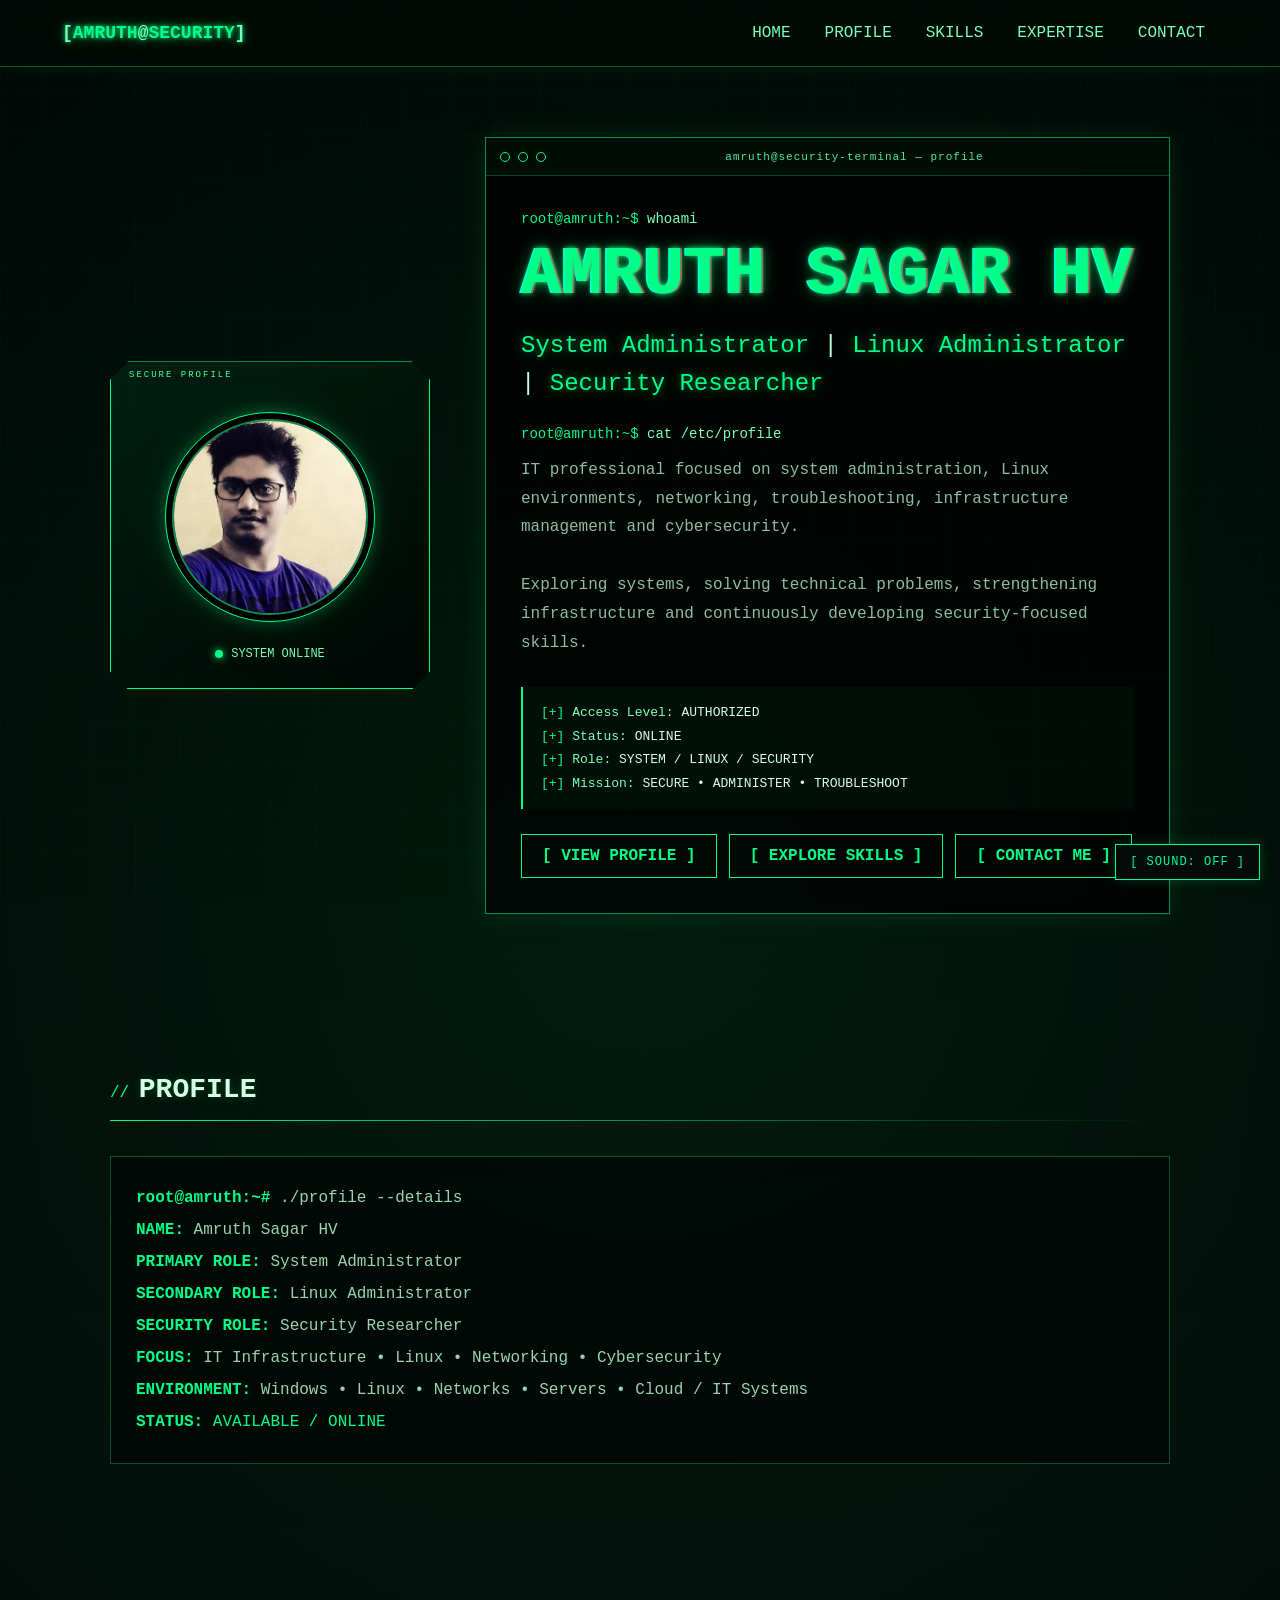
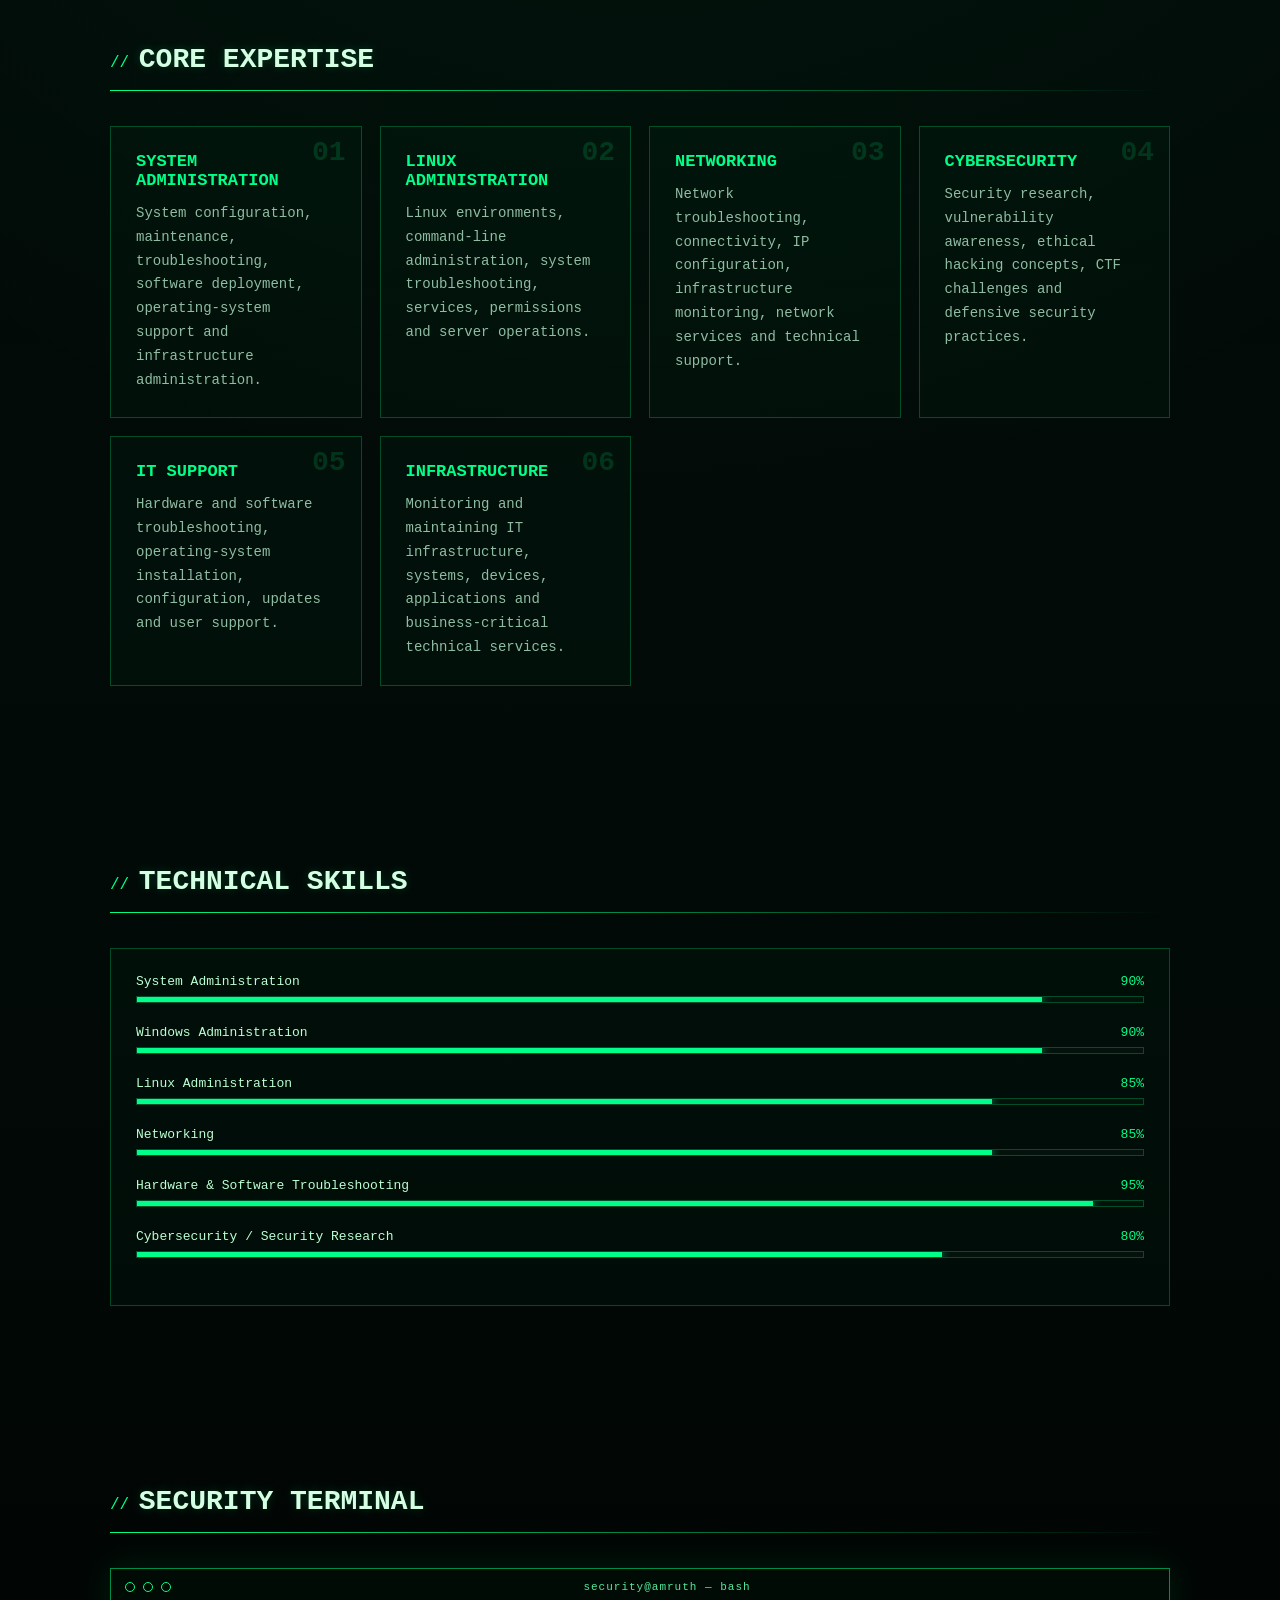
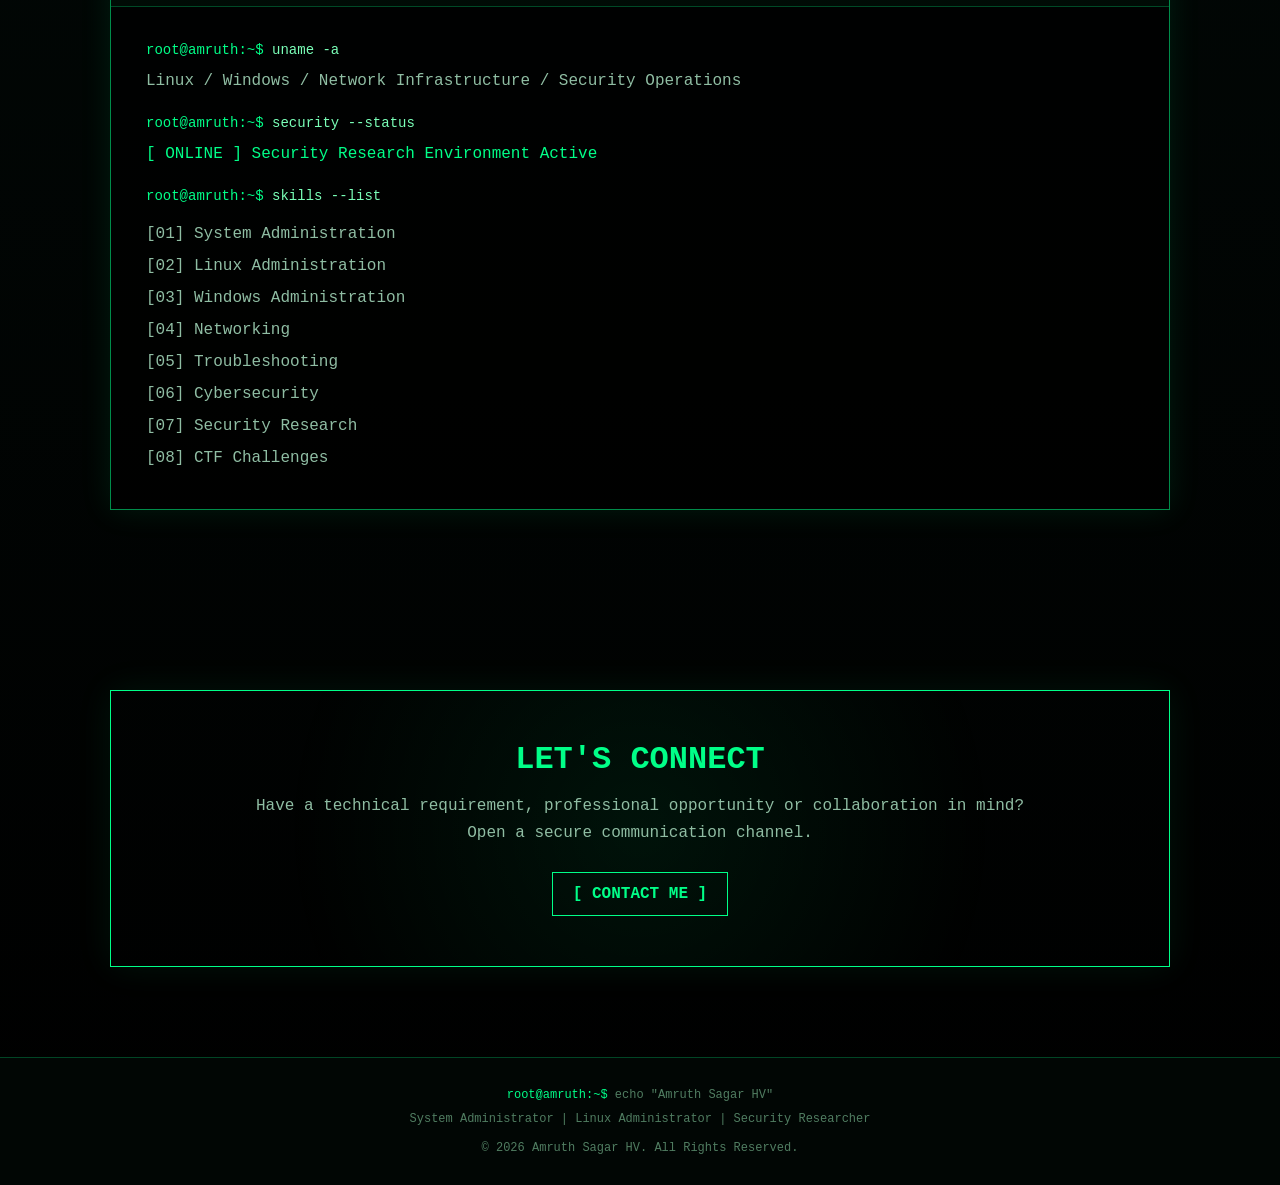
<file: Profile.html>
<!DOCTYPE html>
<html lang="en">

<head>
    <meta charset="UTF-8">

    <meta name="viewport"
          content="width=device-width, initial-scale=1.0">

    <meta name="description"
          content="Amruth Sagar HV - System Administrator, Linux Administrator and Security Researcher">

    <meta name="keywords"
          content="Amruth Sagar HV, System Administrator, Linux Administrator, Security Researcher, IT Support, Cyber Security, Networking, Linux, Windows">

    <meta name="author"
          content="Amruth Sagar HV">

    <meta name="theme-color"
          content="#020b08">

    <title>Amruth Sagar HV | Hacker Profile</title>

    <style>

        /* =========================================================
           GLOBAL
        ========================================================= */

        * {
            margin: 0;
            padding: 0;
            box-sizing: border-box;
        }

        html {
            scroll-behavior: smooth;
        }

        body {
            background:
                radial-gradient(circle at 50% 20%, rgba(0,255,120,0.08), transparent 35%),
                linear-gradient(180deg, #010605 0%, #020b08 50%, #000000 100%);

            color: #00ff88;

            font-family:
                "Courier New",
                Courier,
                monospace;

            min-height: 100vh;
            overflow-x: hidden;
        }

        body::before {
            content: "";
            position: fixed;
            inset: 0;

            background-image:
                linear-gradient(rgba(0,255,120,0.025) 1px, transparent 1px),
                linear-gradient(90deg, rgba(0,255,120,0.025) 1px, transparent 1px);

            background-size: 45px 45px;

            pointer-events: none;
            z-index: -2;
        }

        body::after {
            content: "";

            position: fixed;
            inset: 0;

            background:
                repeating-linear-gradient(
                    0deg,
                    rgba(0,255,120,0.025),
                    rgba(0,255,120,0.025) 1px,
                    transparent 1px,
                    transparent 4px
                );

            pointer-events: none;

            z-index: 999;
            opacity: 0.25;

            animation: scanlineShift 9s linear infinite;
        }

        ::selection {
            background: #00ff88;
            color: #000;
        }

        a {
            color: inherit;
            text-decoration: none;
        }

        /* =========================================================
           MATRIX BACKGROUND
        ========================================================= */

        #matrix {
            position: fixed;
            inset: 0;

            width: 100%;
            height: 100%;

            z-index: -1;

            opacity: 0.16;
        }

        /* =========================================================
           TOP NAVIGATION
        ========================================================= */

        header {
            position: sticky;
            top: 0;

            z-index: 100;

            width: 100%;

            background: rgba(0, 8, 5, 0.90);

            border-bottom:
                1px solid rgba(0,255,136,0.35);

            backdrop-filter: blur(12px);

            box-shadow:
                0 0 25px rgba(0,255,136,0.08);
        }

        .nav {
            max-width: 1200px;

            margin: auto;

            padding: 15px 22px;

            display: flex;

            justify-content: space-between;

            align-items: center;

            gap: 20px;
        }

        .terminal-logo {
            color: #00ff88;

            font-size: 18px;

            font-weight: bold;

            text-shadow:
                0 0 5px #00ff88,
                0 0 15px rgba(0,255,136,0.5);

            white-space: nowrap;
        }

        .terminal-logo span {
            color: #7affb8;
        }

        .nav-links {
            display: flex;

            gap: 8px;

            flex-wrap: wrap;

            justify-content: center;
        }

        .nav-links a {
            padding: 8px 12px;

            color: #7affb8;

            border: 1px solid transparent;

            transition: 0.3s;

            position: relative;
        }

        .nav-links a:hover {
            color: #00ff88;

            border-color: #00ff88;

            background: rgba(0,255,136,0.06);

            box-shadow:
                0 0 12px rgba(0,255,136,0.25);
        }

        /* =========================================================
           HERO
        ========================================================= */

        .hero {
            min-height: calc(100vh - 65px);

            display: flex;

            justify-content: center;

            align-items: center;

            padding: 70px 20px;

            position: relative;
        }

        .hero-container {
            width: 100%;

            max-width: 1100px;

            display: grid;

            grid-template-columns: 320px 1fr;

            gap: 55px;

            align-items: center;
        }

        /* =========================================================
           PROFILE CARD
        ========================================================= */

        .profile-card {
            position: relative;

            padding: 25px;

            border: 1px solid #00ff88;

            background:
                linear-gradient(
                    145deg,
                    rgba(0,255,136,0.07),
                    rgba(0,0,0,0.75)
                );

            box-shadow:
                0 0 15px rgba(0,255,136,0.15),
                inset 0 0 25px rgba(0,255,136,0.025);

            text-align: center;

            clip-path:
                polygon(
                    0 18px,
                    18px 0,
                    calc(100% - 18px) 0,
                    100% 18px,
                    100% calc(100% - 18px),
                    calc(100% - 18px) 100%,
                    18px 100%,
                    0 calc(100% - 18px)
                );
        }

        .profile-card::before {
            content: "SECURE PROFILE";

            position: absolute;

            top: 8px;
            left: 18px;

            font-size: 9px;

            color: #49ff9d;

            letter-spacing: 2px;
        }

        .profile-image-wrapper {
            width: 210px;
            height: 210px;

            margin: 25px auto 20px;

            padding: 6px;

            border: 1px solid #00ff88;

            border-radius: 50%;

            background: #000;

            box-shadow:
                0 0 15px rgba(0,255,136,0.3),
                0 0 50px rgba(0,255,136,0.08);
        }

        .profile-image-wrapper img {
            width: 100%;
            height: 100%;

            object-fit: cover;

            border-radius: 50%;

            display: block;

            filter:
                grayscale(25%)
                contrast(1.15);

            border: 2px solid rgba(0,255,136,0.55);
        }

        .status {
            display: inline-flex;

            align-items: center;

            gap: 8px;

            font-size: 12px;

            color: #75ffb2;

            margin-top: 5px;
        }

        .status-dot {
            width: 8px;
            height: 8px;

            background: #00ff88;

            border-radius: 50%;

            box-shadow:
                0 0 8px #00ff88;

            animation: pulse 1.5s infinite;
        }

        @keyframes pulse {

            0%, 100% {
                opacity: 1;
                transform: scale(1);
            }

            50% {
                opacity: 0.35;
                transform: scale(0.75);
            }
        }

        /* =========================================================
           HERO TERMINAL
        ========================================================= */

        .terminal {
            width: 100%;

            border: 1px solid rgba(0,255,136,0.55);

            background: rgba(0,0,0,0.75);

            box-shadow:
                0 0 30px rgba(0,255,136,0.10);

            overflow: hidden;

            animation: terminalFlicker 8s infinite;
        }

        .terminal-bar {
            height: 38px;

            display: flex;

            align-items: center;

            gap: 8px;

            padding: 0 14px;

            border-bottom:
                1px solid rgba(0,255,136,0.25);

            background:
                rgba(0,255,136,0.04);
        }

        .terminal-dot {
            width: 10px;
            height: 10px;

            border-radius: 50%;

            border: 1px solid #00ff88;
        }

        .terminal-title {
            margin-left: auto;
            margin-right: auto;

            font-size: 11px;

            color: #55e99b;

            letter-spacing: 1px;
        }

        .terminal-content {
            padding: 35px;
        }

        .command {
            color: #7affb8;

            font-size: 14px;

            margin-bottom: 14px;
        }

        .command::before {
            content: "root@amruth:~$ ";

            color: #00ff88;
        }

        .hero-name {
            font-size:
                clamp(34px, 6vw, 68px);

            line-height: 1;

            color: #00ff88;

            margin-bottom: 18px;

            text-shadow:
                0 0 8px #00ff88,
                0 0 25px rgba(0,255,136,0.35);

            animation: glitch 4s infinite;

            position: relative;
        }

        @keyframes glitch {

            0%, 93%, 100% {
                transform: translate(0);
            }

            94% {
                transform: translate(2px, -1px);
            }

            95% {
                transform: translate(-2px, 1px);
            }

            96% {
                transform: translate(1px, 0);
            }
        }

        .designation {
            font-size:
                clamp(16px, 2.5vw, 24px);

            color: #c1ffda;

            line-height: 1.6;

            margin-bottom: 22px;
        }

        .designation .highlight {
            color: #00ff88;

            text-shadow:
                0 0 10px rgba(0,255,136,0.5);
        }

        .description {
            color: #8fbda3;

            max-width: 700px;

            line-height: 1.8;

            margin-bottom: 30px;
        }

        /* =========================================================
           TERMINAL COMMAND BOX
        ========================================================= */

        .command-box {
            border-left: 2px solid #00ff88;

            padding: 14px 18px;

            margin: 25px 0;

            background:
                rgba(0,255,136,0.035);

            color: #7affb8;

            line-height: 1.8;

            font-size: 13px;

            position: relative;

            overflow: hidden;
        }

        .command-box .green {
            color: #00ff88;
        }

        .command-box .white {
            color: #d5ffe5;
        }

        .command-box::after {
            content: "";
            position: absolute;
            left: -100%;
            top: 0;
            width: 35%;
            height: 100%;
            background: linear-gradient(
                90deg,
                transparent,
                rgba(0,255,136,0.15),
                transparent
            );
            animation: commandScan 5s linear infinite;
        }

        @keyframes commandScan {

            0% {
                left: -100%;
            }

            45%, 100% {
                left: 130%;
            }

        }

        /* =========================================================
           BUTTONS
        ========================================================= */

        .actions {
            display: flex;

            flex-wrap: wrap;

            gap: 12px;
        }

        .btn {
            display: inline-flex;

            align-items: center;

            justify-content: center;

            padding: 12px 20px;

            border: 1px solid #00ff88;

            color: #00ff88;

            background: transparent;

            font-family: inherit;

            font-weight: bold;

            transition: 0.3s;

            position: relative;

            overflow: hidden;
        }

        .btn::before {
            content: "";

            position: absolute;

            top: 0;
            left: -100%;

            width: 100%;
            height: 100%;

            background: #00ff88;

            transition: 0.3s;

            z-index: -1;
        }

        .btn:hover {
            color: #000;

            box-shadow:
                0 0 20px rgba(0,255,136,0.45);
        }

        .btn:hover::before {
            left: 0;
        }

        /* =========================================================
           SECTIONS
        ========================================================= */

        section {
            max-width: 1100px;

            margin: auto;

            padding: 90px 20px;
        }

        .section-header {
            margin-bottom: 35px;
        }

        .section-header::before {
            content: "// ";

            color: #00ff88;
        }

        .section-header h2 {
            display: inline;

            font-size: 28px;

            color: #d4ffe3;

            text-shadow:
                0 0 10px rgba(0,255,136,0.2);
        }

        .section-line {
            height: 1px;

            width: 100%;

            margin-top: 15px;

            background:
                linear-gradient(
                    90deg,
                    #00ff88,
                    transparent
                );
        }

        /* =========================================================
           GRID CARDS
        ========================================================= */

        .grid {
            display: grid;

            grid-template-columns:
                repeat(auto-fit, minmax(230px, 1fr));

            gap: 18px;
        }

        .card {
            padding: 25px;

            min-height: 170px;

            border: 1px solid rgba(0,255,136,0.25);

            background:
                rgba(0,255,136,0.025);

            transition: 0.3s;

            position: relative;
        }

        .card:hover {
            transform: translateY(-5px);

            border-color: #00ff88;

            box-shadow:
                0 10px 35px rgba(0,255,136,0.10);
        }

        .card h3 {
            color: #00ff88;

            margin-bottom: 12px;

            font-size: 17px;
        }

        .card p {
            color: #8fbda3;

            line-height: 1.7;

            font-size: 14px;
        }

        .card-number {
            position: absolute;

            right: 15px;
            top: 10px;

            color: rgba(0,255,136,0.15);

            font-size: 28px;

            font-weight: bold;
        }

        /* =========================================================
           SKILLS
        ========================================================= */

        .skill {
            margin-bottom: 22px;
        }

        .skill-info {
            display: flex;

            justify-content: space-between;

            margin-bottom: 7px;

            font-size: 13px;
        }

        .skill-name {
            color: #baffd2;
        }

        .skill-percent {
            color: #00ff88;
        }

        .progress {
            width: 100%;

            height: 7px;

            border:
                1px solid rgba(0,255,136,0.25);

            background: #03120b;

            overflow: hidden;
        }

        .progress span {
            display: block;

            height: 100%;

            background: #00ff88;

            box-shadow:
                0 0 10px #00ff88;
        }

        /* =========================================================
           TERMINAL INFO
        ========================================================= */

        .info-terminal {
            border:
                1px solid rgba(0,255,136,0.3);

            background:
                rgba(0,0,0,0.55);

            padding: 25px;

            line-height: 2;

            color: #9bd3b0;
        }

        .info-terminal strong {
            color: #00ff88;
        }

        /* =========================================================
           CONTACT
        ========================================================= */

        .contact-box {
            text-align: center;

            padding: 50px 25px;

            border:
                1px solid #00ff88;

            background:
                radial-gradient(
                    circle,
                    rgba(0,255,136,0.07),
                    transparent 65%
                );

            box-shadow:
                0 0 35px rgba(0,255,136,0.08);
        }

        .contact-box h2 {
            font-size: 32px;

            color: #00ff88;

            margin-bottom: 15px;
        }

        .contact-box p {
            color: #8fbda3;

            margin-bottom: 25px;

            line-height: 1.7;
        }

        /* =========================================================
           FOOTER
        ========================================================= */

        footer {
            border-top:
                1px solid rgba(0,255,136,0.25);

            padding: 30px 20px;

            text-align: center;

            color: #507d61;

            font-size: 12px;

            background: #010604;
        }

        footer .green {
            color: #00ff88;
        }

        /* =========================================================
           REALISTIC DIGITAL GLITCH EFFECTS
        ========================================================= */

        body.glitch-active::before {
            animation: gridInterference 7s infinite steps(1);
        }

        @keyframes gridInterference {

            0%, 88%, 100% {
                transform: translate(0);
                opacity: 1;
            }

            89% {
                transform: translate(-3px, 1px);
                opacity: 0.7;
            }

            90% {
                transform: translate(4px, -2px);
                opacity: 0.9;
            }

            91% {
                transform: translate(-1px, 3px);
                opacity: 0.6;
            }

            92% {
                transform: translate(0);
                opacity: 1;
            }

        }

        /* Scanline movement */

        @keyframes scanlineShift {

            0% {
                background-position: 0 0;
            }

            100% {
                background-position: 0 100px;
            }

        }

        /* Main hacker glitch layer */

        .glitch-target {
            position: relative;
            display: inline-block;
        }

        .glitch-target::before,
        .glitch-target::after {
            content: attr(data-text);

            position: absolute;

            left: 0;
            top: 0;

            width: 100%;

            overflow: hidden;

            pointer-events: none;

            opacity: 0;
        }

        .glitch-target::before {
            color: #00ffff;
            z-index: -1;
        }

        .glitch-target::after {
            color: #ff003c;
            z-index: -2;
        }

        .glitch-target.glitching::before {
            opacity: 0.8;

            animation:
                glitchCyan
                180ms
                steps(2)
                both;
        }

        .glitch-target.glitching::after {
            opacity: 0.8;

            animation:
                glitchRed
                220ms
                steps(2)
                both;
        }

        @keyframes glitchCyan {

            0% {
                clip-path: inset(10% 0 80% 0);
                transform: translate(-5px, 0);
            }

            20% {
                clip-path: inset(70% 0 10% 0);
                transform: translate(6px, -1px);
            }

            40% {
                clip-path: inset(35% 0 45% 0);
                transform: translate(-3px, 2px);
            }

            60% {
                clip-path: inset(85% 0 3% 0);
                transform: translate(5px, 0);
            }

            80% {
                clip-path: inset(15% 0 65% 0);
                transform: translate(-4px, -2px);
            }

            100% {
                clip-path: inset(0);
                transform: translate(0);
            }

        }

        @keyframes glitchRed {

            0% {
                clip-path: inset(75% 0 5% 0);
                transform: translate(5px, 1px);
            }

            25% {
                clip-path: inset(15% 0 65% 0);
                transform: translate(-6px, 0);
            }

            50% {
                clip-path: inset(45% 0 30% 0);
                transform: translate(4px, -2px);
            }

            75% {
                clip-path: inset(5% 0 80% 0);
                transform: translate(-5px, 2px);
            }

            100% {
                clip-path: inset(0);
                transform: translate(0);
            }

        }

        /* Terminal random flicker */

        @keyframes terminalFlicker {

            0%, 94%, 100% {
                opacity: 1;
                filter: none;
            }

            95% {
                opacity: 0.92;
                filter: brightness(1.3) contrast(1.15);
            }

            96% {
                opacity: 1;
                filter: none;
            }

            97% {
                opacity: 0.94;
                transform: translateX(1px);
            }

            98% {
                opacity: 1;
                transform: translateX(0);
            }

        }

        /* Hacker horizontal distortion */

        .digital-distortion {
            position: fixed;

            left: 0;

            width: 100%;
            height: 2px;

            background:
                rgba(0,255,136,0.55);

            box-shadow:
                0 0 8px rgba(0,255,136,0.8),
                0 0 18px rgba(0,255,136,0.35);

            pointer-events: none;

            z-index: 998;

            opacity: 0;
        }

        .digital-distortion.active {
            animation:
                distortionMove
                320ms
                linear;
        }

        @keyframes distortionMove {

            0% {
                top: 15%;
                opacity: 0;
                transform: scaleX(0.3);
            }

            20% {
                opacity: 0.8;
                transform: scaleX(1);
            }

            45% {
                top: 47%;
                transform:
                    translateX(-8px)
                    scaleX(0.75);
            }

            70% {
                top: 72%;
                transform:
                    translateX(7px)
                    scaleX(1.15);
            }

            100% {
                top: 100%;
                opacity: 0;
                transform: scaleX(0.5);
            }

        }

        /* Small digital blocks */

        .glitch-block {
            position: fixed;

            pointer-events: none;

            z-index: 997;

            height: 3px;

            background: #00ff88;

            box-shadow:
                0 0 10px rgba(0,255,136,0.7);

            opacity: 0;
        }

        .glitch-block.active {
            animation:
                blockGlitch
                260ms
                steps(3);
        }

        @keyframes blockGlitch {

            0% {
                opacity: 0;
                transform: translateX(0);
            }

            20% {
                opacity: 0.8;
                transform: translateX(-15px);
            }

            40% {
                opacity: 0.5;
                transform: translateX(25px);
            }

            65% {
                opacity: 0.9;
                transform: translateX(-8px);
            }

            100% {
                opacity: 0;
                transform: translateX(40px);
            }

        }

        /* Stronger glitch on important hacker elements */

        .hero-name.glitch-target {
            text-shadow:
                0 0 5px #00ff88,
                0 0 15px rgba(0,255,136,0.5),
                2px 0 #ff003c,
                -2px 0 #00ffff;
        }

        /* Navigation digital flicker */

        .nav-links a:hover::after {
            content: "01";

            position: absolute;

            right: 3px;
            top: -7px;

            font-size: 7px;

            color: #00ffff;

            opacity: 0.8;

            animation:
                miniGlitch
                250ms
                infinite;
        }

        @keyframes miniGlitch {

            0% {
                transform: translateX(0);
                opacity: 0.8;
            }

            50% {
                transform: translateX(3px);
                opacity: 0.3;
            }

            100% {
                transform: translateX(-2px);
                opacity: 0.9;
            }

        }

        /* =========================================================
           RESPONSIVE
        ========================================================= */

        @media (max-width: 800px) {

            .nav {
                flex-direction: column;
            }

            .hero-container {
                grid-template-columns: 1fr;

                gap: 30px;
            }

            .profile-card {
                max-width: 360px;

                margin: auto;
            }

            .terminal-content {
                padding: 25px 20px;
            }

            section {
                padding: 65px 18px;
            }

        }

        @media (max-width: 500px) {

            .nav-links {
                gap: 3px;
            }

            .nav-links a {
                font-size: 11px;

                padding: 6px 8px;
            }

            .profile-image-wrapper {
                width: 170px;
                height: 170px;
            }

            .hero-name {
                font-size: 34px;
            }

            .designation {
                font-size: 16px;
            }

            .command {
                font-size: 12px;
            }

            .actions {
                flex-direction: column;
            }

            .btn {
                width: 100%;
            }

            .terminal {
                animation-duration: 10s;
            }

            body::after {
                opacity: 0.18;
            }

        }

        /* =========================================================
           ACCESSIBILITY
        ========================================================= */

        @media (prefers-reduced-motion: reduce) {

            *,
            *::before,
            *::after {
                animation-duration: 0.01ms !important;
                animation-iteration-count: 1 !important;
                scroll-behavior: auto !important;
            }

        }

    </style>
</head>

<body>

<!-- =========================================================
     REALISTIC DIGITAL GLITCH OVERLAY
========================================================= -->

<div class="digital-distortion" id="digitalDistortion"></div>

<div class="glitch-block" id="glitchBlock1"></div>
<div class="glitch-block" id="glitchBlock2"></div>
<div class="glitch-block" id="glitchBlock3"></div>


<!-- =========================================================
     MATRIX CANVAS
========================================================= -->

<canvas id="matrix"></canvas>


<!-- =========================================================
     NAVIGATION
========================================================= -->

<header>

    <nav class="nav">

        <a href="#home" class="terminal-logo">
            <span>[</span>AMRUTH<span>@</span>SECURITY<span>]</span>
        </a>

        <div class="nav-links">

            <a href="#home">HOME</a>

            <a href="#profile">PROFILE</a>

            <a href="#skills">SKILLS</a>

            <a href="#expertise">EXPERTISE</a>

            <a href="#contact">CONTACT</a>

        </div>

    </nav>

</header>


<!-- =========================================================
     HOME / HERO
========================================================= -->

<main id="home">

    <section class="hero">

        <div class="hero-container">


            <!-- PROFILE IMAGE -->

            <div class="profile-card">

                <div class="profile-image-wrapper">

                    <!--
                        IMPORTANT:
                        Replace the src below with the exact
                        profile-photo path used by your existing
                        website if necessary.
                    -->

                    <img
                        src="img/79706293.jpeg"
                        alt="Profile Photo of Amruth Sagar HV"
                        onerror="this.style.opacity='0.15';"
                    >

                </div>

                <div class="status">

                    <span class="status-dot"></span>

                    SYSTEM ONLINE

                </div>

            </div>


            <!-- TERMINAL -->

            <div class="terminal">

                <div class="terminal-bar">

                    <span class="terminal-dot"></span>
                    <span class="terminal-dot"></span>
                    <span class="terminal-dot"></span>

                    <div class="terminal-title">
                        amruth@security-terminal — profile
                    </div>

                </div>


                <div class="terminal-content">

                    <div class="command">
                        whoami
                    </div>

                    <h1 class="hero-name">
                        AMRUTH SAGAR HV
                    </h1>

                    <div class="designation">

                        <span class="highlight">
                            System Administrator
                        </span>

                        |

                        <span class="highlight">
                            Linux Administrator
                        </span>

                        |

                        <span class="highlight">
                            Security Researcher
                        </span>

                    </div>


                    <div class="command">
                        cat /etc/profile
                    </div>

                    <p class="description">

                        IT professional focused on system administration,
                        Linux environments, networking, troubleshooting,
                        infrastructure management and cybersecurity.

                        <br><br>

                        Exploring systems, solving technical problems,
                        strengthening infrastructure and continuously
                        developing security-focused skills.

                    </p>


                    <div class="command-box">

                        <div>
                            <span class="green">
                                [+]
                            </span>

                            Access Level:

                            <span class="white">
                                AUTHORIZED
                            </span>
                        </div>

                        <div>
                            <span class="green">
                                [+]
                            </span>

                            Status:

                            <span class="white">
                                ONLINE
                            </span>
                        </div>

                        <div>
                            <span class="green">
                                [+]
                            </span>

                            Role:

                            <span class="white">
                                SYSTEM / LINUX / SECURITY
                            </span>
                        </div>

                        <div>
                            <span class="green">
                                [+]
                            </span>

                            Mission:

                            <span class="white">
                                SECURE • ADMINISTER • TROUBLESHOOT
                            </span>
                        </div>

                    </div>


                    <div class="actions">

                        <a
                            class="btn"
                            href="#profile">
                            [ VIEW PROFILE ]
                        </a>

                        <a
                            class="btn"
                            href="#skills">
                            [ EXPLORE SKILLS ]
                        </a>

                        <a
                            class="btn"
                            href="https://wa.me/"
                            target="_blank"
                            rel="noopener">
                            [ CONTACT ME ]
                        </a>

                    </div>

                </div>

            </div>

        </div>

    </section>


    <!-- =====================================================
         PROFILE
    ====================================================== -->

    <section id="profile">

        <div class="section-header">

            <h2>PROFILE</h2>

            <div class="section-line"></div>

        </div>


        <div class="info-terminal">

            <p>
                <strong>root@amruth:~#</strong>
                ./profile --details
            </p>

            <p>
                <strong>NAME:</strong>
                Amruth Sagar HV
            </p>

            <p>
                <strong>PRIMARY ROLE:</strong>
                System Administrator
            </p>

            <p>
                <strong>SECONDARY ROLE:</strong>
                Linux Administrator
            </p>

            <p>
                <strong>SECURITY ROLE:</strong>
                Security Researcher
            </p>

            <p>
                <strong>FOCUS:</strong>
                IT Infrastructure • Linux • Networking • Cybersecurity
            </p>

            <p>
                <strong>ENVIRONMENT:</strong>
                Windows • Linux • Networks • Servers • Cloud / IT Systems
            </p>

            <p>
                <strong>STATUS:</strong>
                <span style="color:#00ff88;">
                    AVAILABLE / ONLINE
                </span>
            </p>

        </div>

    </section>


    <!-- =====================================================
         EXPERTISE
    ====================================================== -->

    <section id="expertise">

        <div class="section-header">

            <h2>CORE EXPERTISE</h2>

            <div class="section-line"></div>

        </div>


        <div class="grid">


            <div class="card">

                <span class="card-number">
                    01
                </span>

                <h3>
                    SYSTEM ADMINISTRATION
                </h3>

                <p>
                    System configuration, maintenance,
                    troubleshooting, software deployment,
                    operating-system support and infrastructure
                    administration.
                </p>

            </div>


            <div class="card">

                <span class="card-number">
                    02
                </span>

                <h3>
                    LINUX ADMINISTRATION
                </h3>

                <p>
                    Linux environments, command-line
                    administration, system troubleshooting,
                    services, permissions and server operations.
                </p>

            </div>


            <div class="card">

                <span class="card-number">
                    03
                </span>

                <h3>
                    NETWORKING
                </h3>

                <p>
                    Network troubleshooting, connectivity,
                    IP configuration, infrastructure monitoring,
                    network services and technical support.
                </p>

            </div>


            <div class="card">

                <span class="card-number">
                    04
                </span>

                <h3>
                    CYBERSECURITY
                </h3>

                <p>
                    Security research, vulnerability awareness,
                    ethical hacking concepts, CTF challenges
                    and defensive security practices.
                </p>

            </div>


            <div class="card">

                <span class="card-number">
                    05
                </span>

                <h3>
                    IT SUPPORT
                </h3>

                <p>
                    Hardware and software troubleshooting,
                    operating-system installation, configuration,
                    updates and user support.
                </p>

            </div>


            <div class="card">

                <span class="card-number">
                    06
                </span>

                <h3>
                    INFRASTRUCTURE
                </h3>

                <p>
                    Monitoring and maintaining IT infrastructure,
                    systems, devices, applications and
                    business-critical technical services.
                </p>

            </div>

        </div>

    </section>


    <!-- =====================================================
         SKILLS
    ====================================================== -->

    <section id="skills">

        <div class="section-header">

            <h2>TECHNICAL SKILLS</h2>

            <div class="section-line"></div>

        </div>


        <div class="card">

            <div class="skill">

                <div class="skill-info">

                    <span class="skill-name">
                        System Administration
                    </span>

                    <span class="skill-percent">
                        90%
                    </span>

                </div>

                <div class="progress">
                    <span style="width:90%;"></span>
                </div>

            </div>


            <div class="skill">

                <div class="skill-info">

                    <span class="skill-name">
                        Windows Administration
                    </span>

                    <span class="skill-percent">
                        90%
                    </span>

                </div>

                <div class="progress">
                    <span style="width:90%;"></span>
                </div>

            </div>


            <div class="skill">

                <div class="skill-info">

                    <span class="skill-name">
                        Linux Administration
                    </span>

                    <span class="skill-percent">
                        85%
                    </span>

                </div>

                <div class="progress">
                    <span style="width:85%;"></span>
                </div>

            </div>


            <div class="skill">

                <div class="skill-info">

                    <span class="skill-name">
                        Networking
                    </span>

                    <span class="skill-percent">
                        85%
                    </span>

                </div>

                <div class="progress">
                    <span style="width:85%;"></span>
                </div>

            </div>


            <div class="skill">

                <div class="skill-info">

                    <span class="skill-name">
                        Hardware & Software Troubleshooting
                    </span>

                    <span class="skill-percent">
                        95%
                    </span>

                </div>

                <div class="progress">
                    <span style="width:95%;"></span>
                </div>

            </div>


            <div class="skill">

                <div class="skill-info">

                    <span class="skill-name">
                        Cybersecurity / Security Research
                    </span>

                    <span class="skill-percent">
                        80%
                    </span>

                </div>

                <div class="progress">
                    <span style="width:80%;"></span>
                </div>

            </div>

        </div>

    </section>


    <!-- =====================================================
         SECURITY TERMINAL
    ====================================================== -->

    <section>

        <div class="section-header">

            <h2>SECURITY TERMINAL</h2>

            <div class="section-line"></div>

        </div>


        <div class="terminal">

            <div class="terminal-bar">

                <span class="terminal-dot"></span>
                <span class="terminal-dot"></span>
                <span class="terminal-dot"></span>

                <div class="terminal-title">
                    security@amruth — bash
                </div>

            </div>


            <div class="terminal-content">

                <div class="command">
                    uname -a
                </div>

                <p style="color:#8fbda3; margin-bottom:25px;">
                    Linux / Windows / Network Infrastructure /
                    Security Operations
                </p>


                <div class="command">
                    security --status
                </div>

                <p style="color:#00ff88; margin-bottom:25px;">
                    [ ONLINE ] Security Research Environment Active
                </p>


                <div class="command">
                    skills --list
                </div>

                <p style="color:#8fbda3; line-height:2;">

                    [01] System Administration<br>
                    [02] Linux Administration<br>
                    [03] Windows Administration<br>
                    [04] Networking<br>
                    [05] Troubleshooting<br>
                    [06] Cybersecurity<br>
                    [07] Security Research<br>
                    [08] CTF Challenges

                </p>

            </div>

        </div>

    </section>


    <!-- =====================================================
         CONTACT
    ====================================================== -->

    <section id="contact">

        <div class="contact-box">

            <h2>
                LET'S CONNECT
            </h2>

            <p>

                Have a technical requirement, professional
                opportunity or collaboration in mind?

                <br>

                Open a secure communication channel.

            </p>


            <a
                class="btn"
                href="https://wa.me/9591478095"
                target="_blank"
                rel="noopener">

                [ CONTACT ME ]

            </a>

        </div>

    </section>

</main>


<!-- =========================================================
     FOOTER
========================================================= -->

<footer>

    <p>

        <span class="green">
            root@amruth:~$
        </span>

        echo "Amruth Sagar HV"

    </p>

    <p style="margin-top:10px;">

        System Administrator |
        Linux Administrator |
        Security Researcher

    </p>

    <p style="margin-top:15px;">

        © <span id="year"></span>
        Amruth Sagar HV.
        All Rights Reserved.

    </p>

</footer>


<!-- =========================================================
     JAVASCRIPT
========================================================= -->

<script>

    /* =========================================================
       CURRENT YEAR
    ========================================================= */

    const yearElement =
        document.getElementById("year");

    if (yearElement) {
        yearElement.textContent =
            new Date().getFullYear();
    }


    /* =========================================================
       MATRIX DIGITAL RAIN
    ========================================================= */

    const canvas =
        document.getElementById("matrix");

    if (canvas) {

        const ctx =
            canvas.getContext("2d");

        let width;
        let height;

        let columns;
        let drops;

        const characters =
            "01ABCDEFGHIJKLMNOPQRSTUVWXYZabcdefghijklmnopqrstuvwxyz#$%&@";

        function resizeMatrix() {

            width =
                canvas.width =
                window.innerWidth;

            height =
                canvas.height =
                window.innerHeight;

            columns =
                Math.floor(width / 15);

            drops =
                Array(columns).fill(1);

        }

        function drawMatrix() {

            if (!ctx || !drops) {
                return;
            }

            ctx.fillStyle =
                "rgba(0, 5, 3, 0.08)";

            ctx.fillRect(
                0,
                0,
                width,
                height
            );

            ctx.fillStyle =
                "#00ff88";

            ctx.font =
                "13px monospace";

            for (
                let i = 0;
                i < drops.length;
                i++
            ) {

                const text =
                    characters.charAt(
                        Math.floor(
                            Math.random() *
                            characters.length
                        )
                    );

                ctx.fillText(
                    text,
                    i * 15,
                    drops[i] * 15
                );

                if (
                    drops[i] * 15 > height &&
                    Math.random() > 0.975
                ) {

                    drops[i] = 0;

                }

                drops[i]++;

            }

        }

        window.addEventListener(
            "resize",
            resizeMatrix
        );

        resizeMatrix();

        setInterval(
            drawMatrix,
            50
        );

    }


    /* =========================================================
       TERMINAL TYPING EFFECT
    ========================================================= */

    const terminalTitle =
        document.querySelector(
            ".terminal-title"
        );

    if (terminalTitle) {

        const originalText =
            terminalTitle.textContent.trim();

        terminalTitle.textContent = "";

        let position = 0;

        function typeTitle() {

            if (
                position <
                originalText.length
            ) {

                terminalTitle.textContent +=
                    originalText.charAt(position);

                position++;

                setTimeout(
                    typeTitle,
                    35
                );

            }

        }

        typeTitle();

    }


    /* =========================================================
       CONSOLE MESSAGE
    ========================================================= */

    console.log(
        "%c[ SYSTEM ONLINE ]",
        "color:#00ff88;font-size:20px;font-weight:bold;"
    );

    console.log(
        "%cWelcome to Amruth Sagar HV's profile.",
        "color:#7affb8;font-size:14px;"
    );

    console.log(
        "%cSystem Administrator | Linux Administrator | Security Researcher",
        "color:#7affb8;font-size:12px;"
    );


    /* =========================================================
       SMOOTH NAVIGATION
    ========================================================= */

    document
        .querySelectorAll(
            'a[href^="#"]'
        )
        .forEach(
            function(link) {

                link.addEventListener(
                    "click",
                    function(event) {

                        const href =
                            this.getAttribute("href");

                        if (!href || href === "#") {
                            return;
                        }

                        const target =
                            document.querySelector(href);

                        if (target) {

                            event.preventDefault();

                            target.scrollIntoView({
                                behavior: "smooth",
                                block: "start"
                            });

                        }

                    }
                );

            }
        );


    /* =========================================================
       REALISTIC RANDOM HACKER GLITCH ENGINE
    ========================================================= */

    document.body.classList.add(
        "glitch-active"
    );

    const distortion =
        document.getElementById(
            "digitalDistortion"
        );

    const glitchBlocks = [
        document.getElementById("glitchBlock1"),
        document.getElementById("glitchBlock2"),
        document.getElementById("glitchBlock3")
    ];


    /* Main screen distortion */

    function triggerDistortion() {

        if (!distortion) {
            return;
        }

        distortion.classList.remove(
            "active"
        );

        void distortion.offsetWidth;

        distortion.classList.add(
            "active"
        );

    }


    /* Random digital blocks */

    function triggerBlocks() {

        glitchBlocks.forEach(
            function(block) {

                if (!block) {
                    return;
                }

                block.style.top =
                    Math.floor(
                        Math.random() * 95
                    ) + "%";

                block.style.left =
                    Math.floor(
                        Math.random() * 85
                    ) + "%";

                block.style.width =
                    Math.floor(
                        Math.random() * 180 + 30
                    ) + "px";

                block.classList.remove(
                    "active"
                );

                void block.offsetWidth;

                block.classList.add(
                    "active"
                );

            }
        );

    }


    /* Apply glitch to the main identity */

    const heroName =
        document.querySelector(
            ".hero-name"
        );

    if (heroName) {

        heroName.classList.add(
            "glitch-target"
        );

        heroName.setAttribute(
            "data-text",
            heroName.textContent.trim()
        );

    }


    /* Random realistic timing */

    function hackerGlitchBurst() {

        triggerDistortion();

        if (Math.random() > 0.35) {
            triggerBlocks();
        }

        if (
            heroName &&
            Math.random() > 0.25
        ) {

            heroName.classList.remove(
                "glitching"
            );

            void heroName.offsetWidth;

            heroName.classList.add(
                "glitching"
            );

            setTimeout(
                function() {

                    heroName.classList.remove(
                        "glitching"
                    );

                },
                250
            );

        }

        const nextDelay =
            Math.floor(
                Math.random() * 6500
            ) + 2500;

        setTimeout(
            hackerGlitchBurst,
            nextDelay
        );

    }


    /* Initial delay prevents constant artificial glitching */

    setTimeout(
        hackerGlitchBurst,
        3000
    );


    /* =========================================================
       TERMINAL TEXT MICRO-FLICKER
    ========================================================= */

    const terminalTexts =
        document.querySelectorAll(
            ".command, .terminal-title, .section-header h2"
        );

    function terminalMicroFlicker() {

        if (!terminalTexts.length) {
            return;
        }

        const element =
            terminalTexts[
                Math.floor(
                    Math.random() *
                    terminalTexts.length
                )
            ];

        element.style.opacity =
            "0.45";

        setTimeout(
            function() {

                element.style.opacity =
                    "1";

            },
            70
        );

        setTimeout(
            function() {

                if (Math.random() > 0.5) {

                    element.style.transform =
                        "translateX(-2px)";

                }

                setTimeout(
                    function() {

                        element.style.transform =
                            "translateX(0)";

                    },
                    80
                );

            },
            90
        );

    }

    setInterval(
        terminalMicroFlicker,
        4200
    );


    /* =========================================================
       RANDOM SCREEN FLASH
    ========================================================= */

    function screenFlash() {

        const flash =
            document.createElement("div");

        flash.style.position =
            "fixed";

        flash.style.inset =
            "0";

        flash.style.pointerEvents =
            "none";

        flash.style.zIndex =
            "996";

        flash.style.background =
            "rgba(0,255,136,0.025)";

        document.body.appendChild(
            flash
        );

        setTimeout(
            function() {

                flash.remove();

            },
            60
        );

    }

    setInterval(
        function() {

            if (Math.random() > 0.55) {
                screenFlash();
            }

        },
        700
    );

</script>







<!-- CYBER GLITCH AUDIO ADD-ON: isolated from existing page code -->
<div id="cyber-audio-control" style="
  position:fixed;bottom:20px;right:20px;z-index:99999;
  font:12px monospace;color:#00ff9c;
  background:#050b09;border:1px solid #00ff9c;
  padding:10px 14px;box-shadow:0 0 12px #00ff9c33;">
  <button id="cyber-audio-toggle" type="button"
    aria-pressed="false" style="
    background:transparent;color:#00ff9c;border:0;
    font:inherit;cursor:pointer;letter-spacing:1px;">
    [ SOUND: OFF ]
  </button>
</div>

<script>
(() => {
  const button = document.getElementById("cyber-audio-toggle");
  if (!button) return;

  let audio = null;
  let enabled = false;
  let glitchTimer = null;

  function glitch() {
    if (!enabled || !audio || audio.state !== "running") return;

    const now = audio.currentTime;
    const duration = 0.055 + Math.random() * 0.12;
    const length = Math.floor(audio.sampleRate * duration);
    const buffer = audio.createBuffer(1, length, audio.sampleRate);
    const data = buffer.getChannelData(0);

    // Short burst of digitally corrupted static.
    for (let i = 0; i < length; i++) {
      data[i] = (Math.random() * 2 - 1) *
        (Math.random() < 0.12 ? 1 : 0.25);
    }

    const source = audio.createBufferSource();
    const filter = audio.createBiquadFilter();
    const gain = audio.createGain();

    filter.type = "bandpass";
    filter.frequency.value = 900 + Math.random() * 4800;
    filter.Q.value = 0.7 + Math.random() * 3;

    gain.gain.setValueAtTime(0.0001, now);
    gain.gain.linearRampToValueAtTime(
      0.018 + Math.random() * 0.025, now + 0.008
    );
    gain.gain.exponentialRampToValueAtTime(
      0.0001, now + duration
    );

    source.buffer = buffer;
    source.connect(filter);
    filter.connect(gain);
    gain.connect(audio.destination);
    source.start(now);
    source.stop(now + duration);
  }

  function scheduleGlitch() {
    clearTimeout(glitchTimer);
    if (!enabled) return;

    // Sparse, irregular interference—not constant static.
    glitchTimer = setTimeout(() => {
      glitch();
      scheduleGlitch();
    }, 1800 + Math.random() * 5200);
  }

  button.addEventListener("click", async () => {
    try {
      if (!audio) {
        const AudioContextClass =
          window.AudioContext || window.webkitAudioContext;
        if (!AudioContextClass) return;
        audio = new AudioContextClass();
      }

      if (enabled) {
        enabled = false;
        clearTimeout(glitchTimer);
        button.textContent = "[ SOUND: OFF ]";
        button.setAttribute("aria-pressed", "false");
        await audio.suspend();
      } else {
        await audio.resume();
        enabled = true;
        button.textContent = "[ SOUND: ON ]";
        button.setAttribute("aria-pressed", "true");
        glitch();
        scheduleGlitch();
      }
    } catch (error) {
      enabled = false;
      clearTimeout(glitchTimer);
      button.textContent = "[ SOUND UNAVAILABLE ]";
      button.setAttribute("aria-pressed", "false");
    }
  });
})();
</script>
<!-- END CYBER GLITCH AUDIO ADD-ON -->





</body>

</html>
</file>
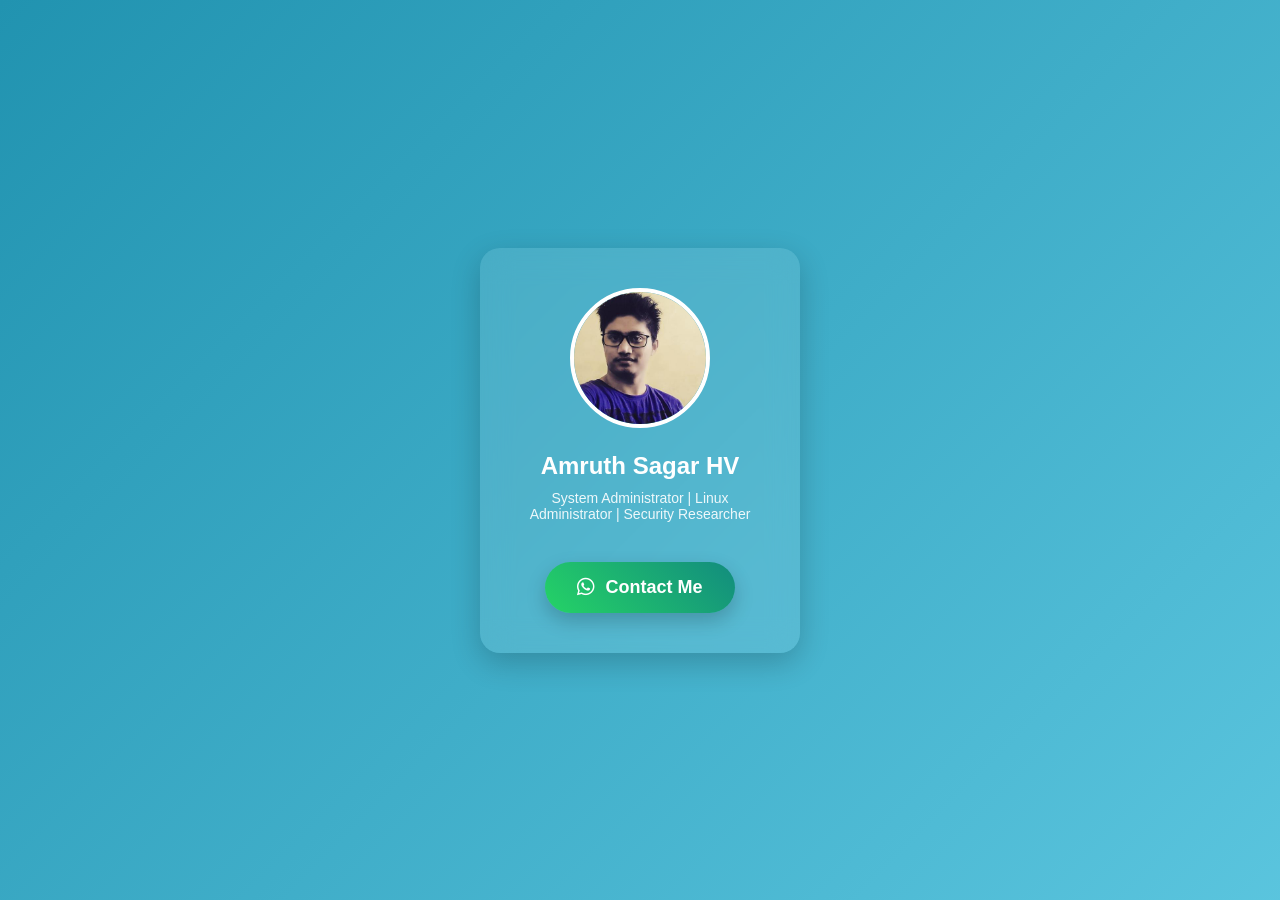
<file: Profile_Animate.html>
<!DOCTYPE html>
<html lang="en">
<head>
<meta charset="UTF-8">
<meta name="viewport" content="width=device-width, initial-scale=1.0">
<title>My Profile</title>

<style>
* {
    margin: 0;
    padding: 0;
    box-sizing: border-box;
    font-family: Arial, sans-serif;
}

body {
    height: 100vh;
    display: flex;
    justify-content: center;
    align-items: center;
    background: linear-gradient(-45deg, #667eea, #764ba2, #6dd5ed, #2193b0);
    background-size: 400% 400%;
    animation: gradientBG 10s ease infinite;
}

@keyframes gradientBG {
    0% { background-position: 0% 50%; }
    50% { background-position: 100% 50%; }
    100% { background-position: 0% 50%; }
}

.card {
    background: rgba(255, 255, 255, 0.1);
    backdrop-filter: blur(15px);
    padding: 40px;
    border-radius: 20px;
    text-align: center;
    color: white;
    width: 320px;
    animation: fadeIn 1.5s ease-in-out;
    box-shadow: 0 10px 30px rgba(0,0,0,0.2);
}

@keyframes fadeIn {
    from { opacity: 0; transform: translateY(30px); }
    to { opacity: 1; transform: translateY(0); }
}

.profile-img {
    width: 140px;
    height: 140px;
    border-radius: 50%;
    object-fit: cover;
    border: 4px solid white;
    animation: float 4s ease-in-out infinite;
    transition: transform 0.3s ease;
}

.profile-img:hover {
    transform: scale(1.1);
}

@keyframes float {
    0% { transform: translateY(0px); }
    50% { transform: translateY(-15px); }
    100% { transform: translateY(0px); }
}

h1 {
    margin-top: 20px;
    font-size: 24px;
}

p {
    margin-top: 10px;
    font-size: 14px;
    opacity: 0.9;
}

contact-section {
    margin-top: 20px;
    padding: 10px 20px;
    border: none;
    border-radius: 25px;
    background: white;
    color: #333;
    cursor: pointer;
    transition: 0.3s;
}

button:hover {
    background: #333;
    color: white;
}


.contact-section {
    text-align: center;
    margin-top: 40px;
}

/* Awesome Button */
.awesome-btn {
    position: relative;
    display: inline-flex;
    align-items: center;
    gap: 10px;
    padding: 14px 32px;
    font-size: 18px;
    font-weight: 600;
    color: #fff;
    background: linear-gradient(45deg, #25D366, #128C7E);
    border-radius: 50px;
    text-decoration: none;
    overflow: hidden;
    transition: all 0.4s ease;
    box-shadow: 0 8px 20px rgba(0, 0, 0, 0.2);
}

/* Hover Effect */
.awesome-btn:hover {
    transform: translateY(-5px) scale(1.05);
    box-shadow: 0 15px 30px rgba(0, 0, 0, 0.3);
}

/* Click Effect */
.awesome-btn:active {
    transform: scale(0.95);
}

/* Shimmer Animation */
.awesome-btn::before {
    content: "";
    position: absolute;
    top: 0;
    left: -75%;
    width: 50%;
    height: 100%;
    background: rgba(255, 255, 255, 0.3);
    transform: skewX(-25deg);
    transition: 0.75s;
}

.awesome-btn:hover::before {
    left: 125%;
}

/* Icon */
.awesome-btn .icon {
    font-size: 20px;
}

/* Pulse Animation */
@keyframes pulseGlow {
    0% { box-shadow: 0 0 0 0 rgba(37, 211, 102, 0.6); }
    70% { box-shadow: 0 0 0 15px rgba(37, 211, 102, 0); }
    100% { box-shadow: 0 0 0 0 rgba(37, 211, 102, 0); }
}

.awesome-btn {
    animation: pulseGlow 2s infinite;
}

</style>
</head>

<body>

<link rel="stylesheet" href="https://cdnjs.cloudflare.com/ajax/libs/font-awesome/6.5.0/css/all.min.css">
    
<div class="card">
    <img src="img/79706293.jpeg" alt="Profile Photo" class="profile-img">
    <h1>Amruth Sagar HV</h1>
    <p>System Administrator | Linux Administrator | Security Researcher</p>
    <div class="contact-section">
    <a href="https://wa.me/919591478095" target="_blank" class="awesome-btn">
        <span class="icon">
            <i class="fab fa-whatsapp"></i>
        </span>
        <span class="text">Contact Me</span>
    </a>
</div>
</div>

</body>
</html>
</file>
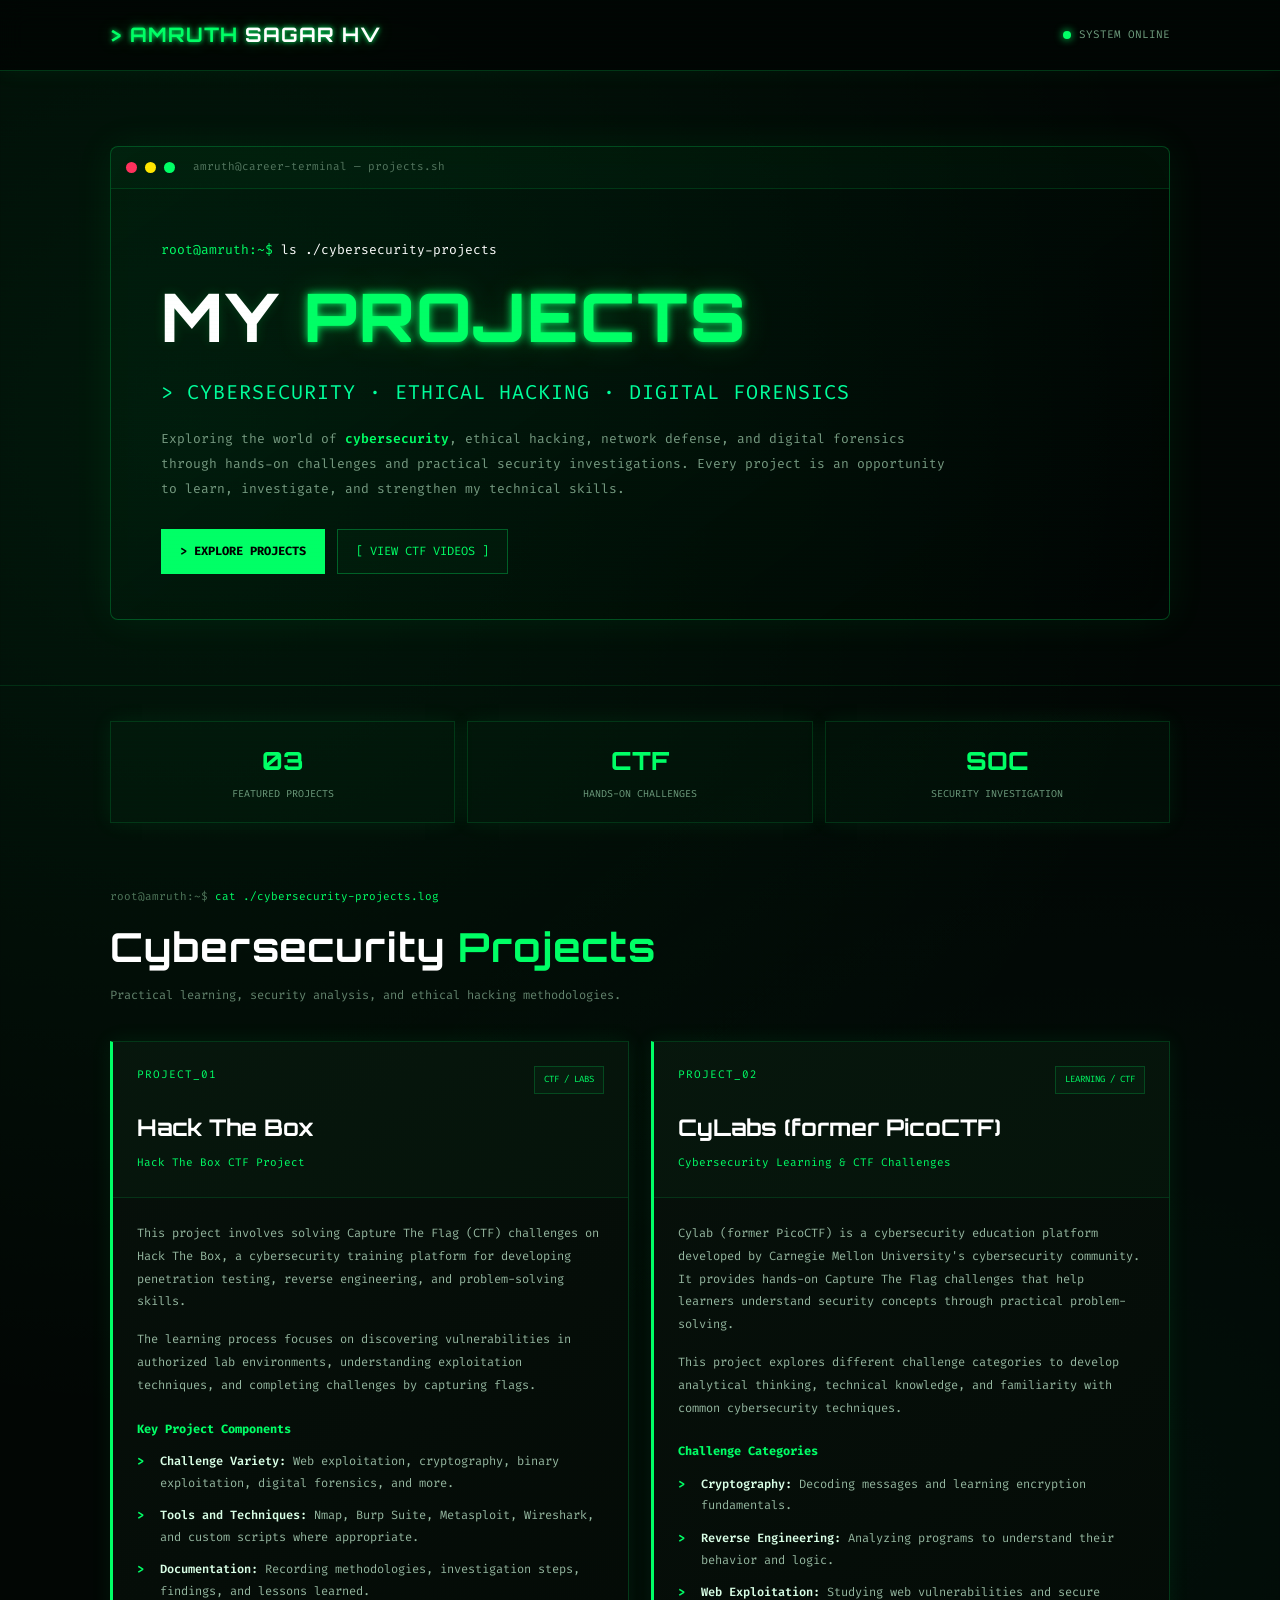
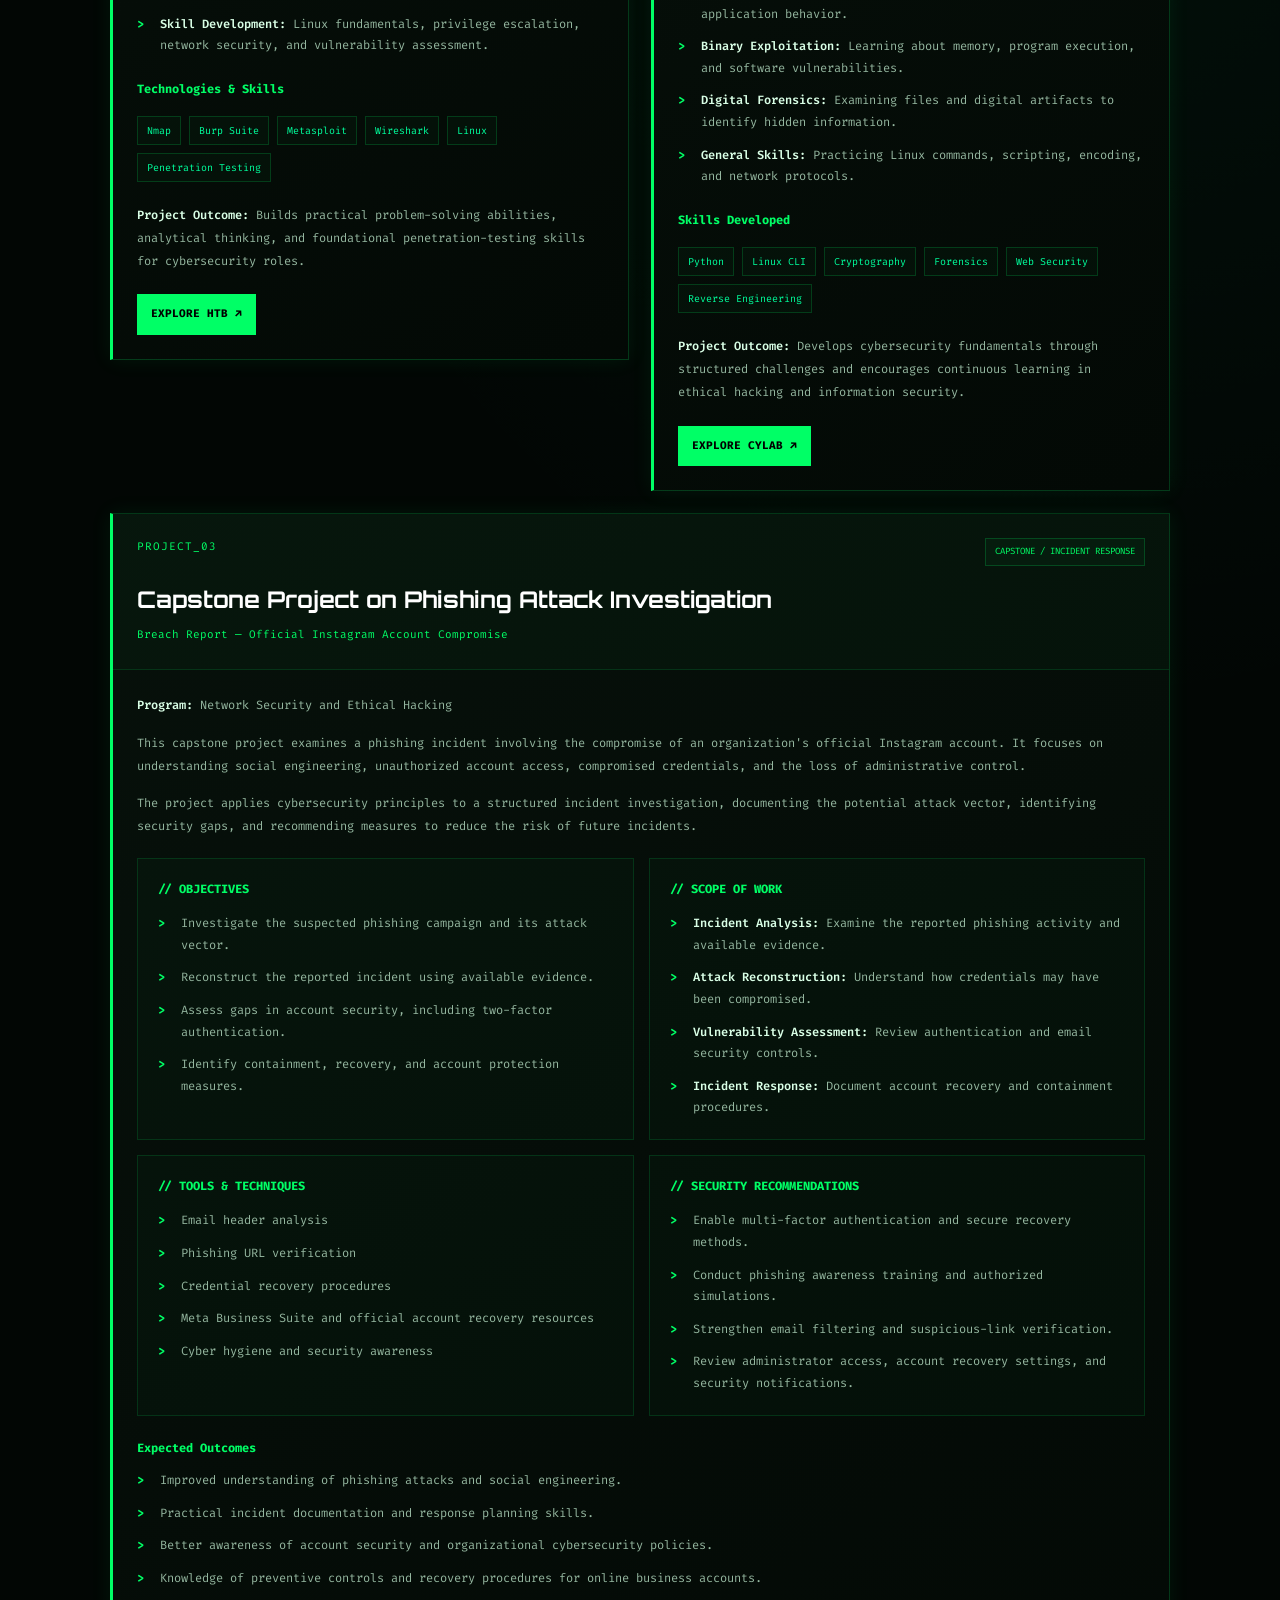
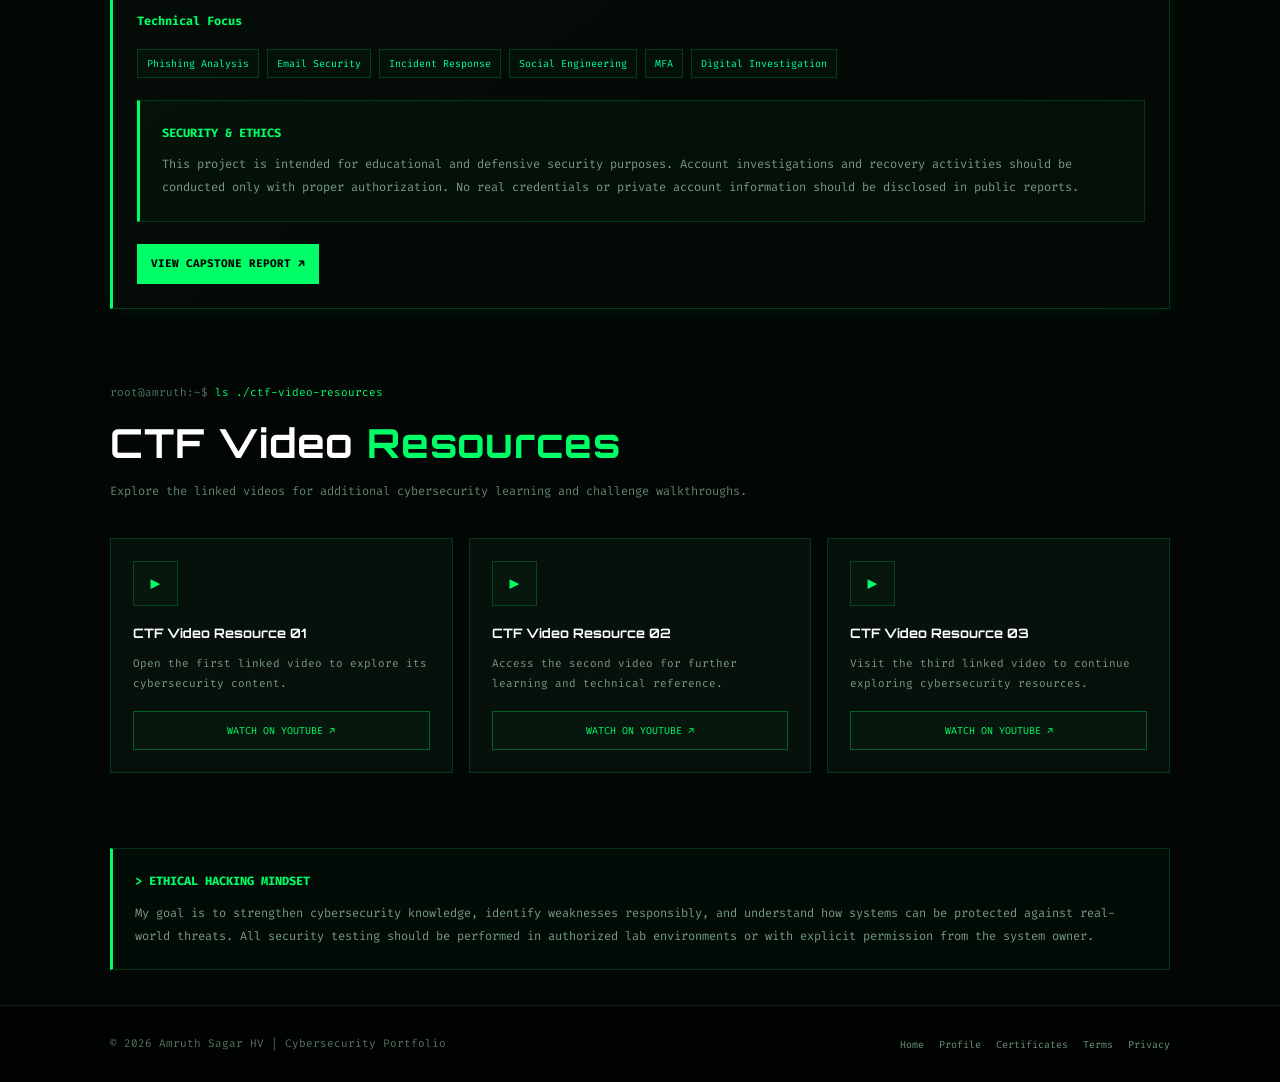
<file: projects.html>
<!DOCTYPE html>
<html lang="en">

<head>

    <meta charset="UTF-8">

    <meta name="viewport"
          content="width=device-width, initial-scale=1.0">

    <title>Projects | Amruth Sagar HV</title>

    <meta name="description"
          content="Cybersecurity projects by Amruth Sagar HV, including Hack The Box, PicoCTF, ethical hacking, and phishing attack investigation.">

    <meta name="keywords"
          content="Amruth Sagar HV, Cybersecurity Projects, Hack The Box, PicoCTF, Ethical Hacking, Phishing Investigation, Network Security, CTF">

    <meta name="theme-color" content="#020604">

    <meta name="author" content="Amruth Sagar HV">

    <!-- GOOGLE FONTS -->

    <link rel="preconnect"
          href="https://fonts.googleapis.com">

    <link rel="preconnect"
          href="https://fonts.gstatic.com"
          crossorigin>

    <link href="https://fonts.googleapis.com/css2?family=Fira+Code:wght@300;400;500;600;700&family=Orbitron:wght@400;500;600;700;800&display=swap"
          rel="stylesheet">


    <!-- CYBERSECURITY THEME -->

    <style>

        /* =====================================================
           ROOT
        ===================================================== */

        :root {

            --black: #020604;
            --black2: #040a06;

            --panel: #07110b;
            --panel2: #09170e;

            --green: #00ff66;
            --green2: #00d957;
            --neon: #00ff9c;

            --text: #d9ffe6;
            --muted: #6e9b7d;
            --muted2: #42634d;

            --border: rgba(0,255,102,0.20);

            --danger: #ff315d;
            --warning: #ffe600;

            --shadow: 0 0 20px rgba(0,255,102,0.08);

        }


        /* =====================================================
           RESET
        ===================================================== */

        * {
            margin: 0;
            padding: 0;
            box-sizing: border-box;
        }

        html {
            scroll-behavior: smooth;
            scroll-padding-top: 90px;
            background: var(--black);
        }

        body {

            min-height: 100vh;

            background:
                radial-gradient(
                    circle at 15% 10%,
                    rgba(0,255,102,0.07),
                    transparent 25%
                ),
                radial-gradient(
                    circle at 85% 35%,
                    rgba(0,255,156,0.035),
                    transparent 28%
                ),
                var(--black);

            color: var(--text);

            font-family: "Fira Code", monospace;

            overflow-x: hidden;

            line-height: 1.7;

        }

        a {
            color: inherit;
            text-decoration: none;
        }

        button {
            font: inherit;
        }

        ::selection {
            background: var(--green);
            color: #000;
        }


        /* =====================================================
           MATRIX BACKGROUND
        ===================================================== */

        #matrix {

            position: fixed;
            inset: 0;

            width: 100%;
            height: 100%;

            z-index: -10;

            opacity: 0.09;

            pointer-events: none;

        }


        /* =====================================================
           CYBER GRID
        ===================================================== */

        body::after {

            content: "";

            position: fixed;
            inset: 0;

            z-index: -8;

            pointer-events: none;

            background-image:
                linear-gradient(
                    rgba(0,255,102,0.025) 1px,
                    transparent 1px
                ),
                linear-gradient(
                    90deg,
                    rgba(0,255,102,0.025) 1px,
                    transparent 1px
                );

            background-size: 45px 45px;

            mask-image:
                linear-gradient(
                    to bottom,
                    black,
                    transparent 90%
                );

        }


        /* =====================================================
           SCANLINES
        ===================================================== */

        .scanlines {

            position: fixed;
            inset: 0;

            z-index: 9998;

            pointer-events: none;

            background:
                repeating-linear-gradient(
                    to bottom,
                    rgba(0,255,102,0.025) 0px,
                    rgba(0,255,102,0.025) 1px,
                    transparent 1px,
                    transparent 4px
                );

            opacity: 0.45;

        }


        /* =====================================================
           COMMON CONTAINER
        ===================================================== */

        .container {

            width: 100%;
            max-width: 1100px;

            margin: 0 auto;

            padding: 0 20px;

        }


        /* =====================================================
           NAVIGATION
        ===================================================== */

        .navbar {

            position: sticky;
            top: 0;

            z-index: 1000;

            width: 100%;

            background: rgba(2,6,4,0.94);

            backdrop-filter: blur(12px);

            border-bottom: 1px solid var(--border);

            box-shadow:
                0 0 25px rgba(0,255,102,0.06);

        }

        .nav-inner {

            min-height: 70px;

            display: flex;

            align-items: center;

            justify-content: space-between;

            gap: 20px;

        }

        .brand {

            display: inline-flex;

            align-items: center;

            gap: 7px;

            font-family: "Orbitron", sans-serif;

            font-weight: 700;

            font-size: 20px;

            letter-spacing: 1px;

            white-space: nowrap;

            color: var(--green);

            text-shadow:
                0 0 5px var(--green),
                0 0 15px rgba(0,255,102,0.35);

        }

        .brand-prompt,
        .brand-first {
            color: var(--green);
        }

        .brand-name {
            color: #fff;
        }

        .brand-prompt {
            font-family: "Fira Code", monospace;
        }

        .nav-status {

            display: flex;

            align-items: center;

            gap: 8px;

            color: var(--muted);

            font-size: 11px;

        }

        .status-dot {

            width: 8px;
            height: 8px;

            flex-shrink: 0;

            border-radius: 50%;

            background: var(--green);

            box-shadow: 0 0 8px var(--green);

            animation: pulse 1.5s infinite;

        }


        /* =====================================================
           HERO
        ===================================================== */

        .hero {

            position: relative;

            min-height: 55vh;

            display: flex;

            align-items: center;

            justify-content: center;

            padding: 75px 0 65px;

            overflow: hidden;

            border-bottom:
                1px solid rgba(0,255,102,0.12);

        }

        .hero-content {

            width: 100%;

            position: relative;

            z-index: 2;

        }

        .terminal-window {

            background:
                linear-gradient(
                    145deg,
                    rgba(0,255,102,0.035),
                    rgba(0,0,0,0.2)
                );

            border:
                1px solid rgba(0,255,102,0.25);

            border-radius: 8px;

            box-shadow:
                0 0 40px rgba(0,255,102,0.07),
                inset 0 0 50px rgba(0,255,102,0.015);

            overflow: hidden;

        }

        .terminal-bar {

            min-height: 42px;

            padding: 10px 15px;

            display: flex;

            align-items: center;

            gap: 8px;

            background: rgba(0,255,102,0.025);

            border-bottom:
                1px solid rgba(0,255,102,0.13);

        }

        .terminal-circle {

            width: 11px;
            height: 11px;

            flex-shrink: 0;

            border-radius: 50%;

        }

        .terminal-circle.red {
            background: var(--danger);
        }

        .terminal-circle.yellow {
            background: var(--warning);
        }

        .terminal-circle.green {
            background: var(--green);
        }

        .terminal-bar-title {

            margin-left: 10px;

            color: #53765f;

            font-size: 11px;

            overflow-wrap: anywhere;

        }

        .terminal-content {

            padding: 50px 50px 45px;

        }

        .command-line {

            color: var(--green);

            font-size: 13px;

            margin-bottom: 17px;

        }

        .command-line span {
            color: #fff;
        }

        .hero h1 {

            font-family: "Orbitron", sans-serif;

            font-size: clamp(35px, 6vw, 67px);

            font-weight: 800;

            line-height: 1.15;

            color: #fff;

            margin-bottom: 20px;

            letter-spacing: 2px;

            text-shadow:
                0 0 12px rgba(0,255,102,0.16);

            overflow-wrap: anywhere;

        }

        .hero h1 span {

            color: var(--green);

            text-shadow:
                0 0 8px var(--green),
                0 0 30px rgba(0,255,102,0.25);

        }

        .hero-subtitle {

            color: var(--neon);

            font-size: clamp(14px, 3vw, 20px);

            letter-spacing: 1px;

            margin-bottom: 18px;

        }

        .hero-description {

            color: #769b82;

            max-width: 800px;

            font-size: 13px;

            line-height: 1.9;

        }

        .hero-description strong {
            color: var(--green);
            font-weight: 600;
        }

        .hero-buttons {

            display: flex;

            flex-wrap: wrap;

            gap: 12px;

            margin-top: 28px;

        }


        /* =====================================================
           BUTTONS
        ===================================================== */

        .btn {

            display: inline-flex;

            justify-content: center;

            align-items: center;

            gap: 9px;

            padding: 11px 18px;

            color: var(--green);

            background: rgba(0,255,102,0.025);

            border: 1px solid rgba(0,255,102,0.3);

            border-radius: 0;

            font-size: 12px;

            cursor: pointer;

            transition: 0.3s ease;

            overflow-wrap: anywhere;

        }

        .btn:hover {

            background: var(--green);

            color: #000;

            box-shadow:
                0 0 18px rgba(0,255,102,0.3);

            transform: translateY(-2px);

        }

        .btn.primary {

            color: #000;

            background: var(--green);

            border-color: var(--green);

            font-weight: 700;

        }

        .btn.primary:hover {

            background: var(--green2);

            border-color: var(--green2);

        }


        /* =====================================================
           STATISTICS
        ===================================================== */

        .stats {

            display: grid;

            grid-template-columns: repeat(3, minmax(0, 1fr));

            gap: 12px;

            margin: 35px auto 65px;

        }

        .stat {

            padding: 20px 12px;

            text-align: center;

            background: rgba(0,255,102,0.025);

            border: 1px solid rgba(0,255,102,0.14);

            box-shadow: var(--shadow);

        }

        .stat-number {

            display: block;

            font-family: "Orbitron", sans-serif;

            font-size: 25px;

            font-weight: 800;

            color: var(--green);

            line-height: 1.5;

        }

        .stat-label {

            display: block;

            color: #6e9b7d;

            font-size: 10px;

            margin-top: 6px;

        }


        /* =====================================================
           SECTION HEADINGS
        ===================================================== */

        .section-heading {

            margin-bottom: 35px;

        }

        .section-kicker {

            display: block;

            color: #4f765a;

            font-size: 11px;

            margin-bottom: 12px;

        }

        .section-kicker span {
            color: var(--green);
        }

        .section-heading h2 {

            font-family: "Orbitron", sans-serif;

            color: #fff;

            font-size: clamp(25px, 5vw, 40px);

            letter-spacing: 1px;

            line-height: 1.4;

            margin-bottom: 10px;

        }

        .section-heading h2 span {
            color: var(--green);
        }

        .section-heading p {

            color: #63836d;

            font-size: 12px;

            line-height: 1.8;

        }


        /* =====================================================
           PROJECT GRID
        ===================================================== */

        .projects {

            display: grid;

            grid-template-columns: repeat(2, minmax(0, 1fr));

            align-items: start;

            gap: 22px;

            margin-bottom: 75px;

        }

        .project-card {

            position: relative;

            min-width: 0;

            overflow: hidden;

            background:
                linear-gradient(
                    145deg,
                    rgba(7,17,11,0.97),
                    rgba(3,9,5,0.98)
                );

            border: 1px solid rgba(0,255,102,0.18);

            border-left: 3px solid var(--green);

            box-shadow: var(--shadow);

            transition: 0.35s ease;

            animation: fadeUp 0.7s ease both;

        }

        .project-card:hover {

            transform: translateY(-4px);

            border-color: rgba(0,255,102,0.4);

            box-shadow:
                0 0 25px rgba(0,255,102,0.08);

        }

        .project-card.featured {
            grid-column: 1 / -1;
        }

        .card-top {

            padding: 24px;

            background: rgba(0,255,102,0.025);

            border-bottom:
                1px solid rgba(0,255,102,0.13);

        }

        .card-topline {

            display: flex;

            justify-content: space-between;

            align-items: flex-start;

            flex-wrap: wrap;

            gap: 10px;

            margin-bottom: 17px;

        }

        .project-number {

            color: var(--green);

            font-size: 11px;

            letter-spacing: 1px;

        }

        .project-status {

            display: inline-block;

            padding: 5px 9px;

            color: var(--green);

            background: rgba(0,255,102,0.035);

            border: 1px solid rgba(0,255,102,0.2);

            font-size: 9px;

            overflow-wrap: anywhere;

        }

        .project-title {

            font-family: "Orbitron", sans-serif;

            color: #fff;

            font-size: clamp(17px, 2.5vw, 23px);

            line-height: 1.5;

            margin-bottom: 8px;

            overflow-wrap: anywhere;

        }

        .project-subtitle {

            color: var(--green);

            font-size: 11px;

            line-height: 1.8;

        }

        .card-body {

            padding: 24px;

        }

        .card-body > p {

            color: #94b69f;

            font-size: 12px;

            line-height: 1.9;

            margin-bottom: 15px;

            overflow-wrap: anywhere;

        }

        .card-body p strong {

            color: var(--text);

            font-weight: 600;

        }

        .content-heading {

            color: var(--green);

            font-size: 12px;

            margin: 22px 0 12px;

        }


        /* =====================================================
           FEATURE LIST
        ===================================================== */

        .feature-list {

            list-style: none;

            display: grid;

            gap: 11px;

        }

        .feature-list li {

            position: relative;

            padding-left: 23px;

            color: #94b69f;

            font-size: 12px;

            line-height: 1.8;

            overflow-wrap: anywhere;

        }

        .feature-list li::before {

            content: ">";

            position: absolute;

            left: 0;

            top: 0;

            color: var(--green);

            font-weight: 700;

        }

        .feature-list strong {

            color: var(--text);

            font-weight: 600;

        }


        /* =====================================================
           TECHNOLOGY TAGS
        ===================================================== */

        .tag-list {

            display: flex;

            flex-wrap: wrap;

            gap: 8px;

            margin: 17px 0 22px;

        }

        .tag {

            padding: 5px 9px;

            color: var(--neon);

            background: rgba(0,255,102,0.025);

            border: 1px solid rgba(0,255,102,0.18);

            font-size: 10px;

            overflow-wrap: anywhere;

        }


        /* =====================================================
           CARD ACTIONS
        ===================================================== */

        .card-actions {

            display: flex;

            flex-wrap: wrap;

            gap: 10px;

            margin-top: 22px;

        }

        .card-actions .btn {

            font-size: 11px;

            padding: 10px 13px;

        }


        /* =====================================================
           INCIDENT RESPONSE PANELS
        ===================================================== */

        .incident-grid {

            display: grid;

            grid-template-columns: repeat(2, minmax(0, 1fr));

            gap: 15px;

            margin-top: 20px;

        }

        .incident-panel {

            min-width: 0;

            padding: 20px;

            background: rgba(0,255,102,0.02);

            border: 1px solid rgba(0,255,102,0.14);

        }

        .incident-panel h4 {

            color: var(--green);

            font-size: 12px;

            margin-bottom: 14px;

        }


        /* =====================================================
           SECURITY NOTICE
        ===================================================== */

        .notice {

            padding: 22px;

            margin-bottom: 35px;

            background: rgba(0,255,102,0.025);

            border: 1px solid rgba(0,255,102,0.16);

            border-left: 3px solid var(--green);

        }

        .notice h3 {

            color: var(--green);

            font-size: 12px;

            margin-bottom: 10px;

        }

        .notice p {

            color: #789985;

            font-size: 12px;

            line-height: 1.9;

        }


        /* =====================================================
           VIDEO RESOURCES
        ===================================================== */

        .resources {

            margin-bottom: 75px;

        }

        .video-grid {

            display: grid;

            grid-template-columns: repeat(3, minmax(0, 1fr));

            gap: 16px;

        }

        .video-card {

            display: flex;

            flex-direction: column;

            min-width: 0;

            padding: 22px;

            background: var(--panel);

            border: 1px solid rgba(0,255,102,0.16);

            transition: 0.3s ease;

        }

        .video-card:hover {

            border-color: var(--green);

            transform: translateY(-4px);

            box-shadow: var(--shadow);

        }

        .video-icon {

            display: grid;

            place-items: center;

            width: 45px;

            height: 45px;

            margin-bottom: 16px;

            color: var(--green);

            border: 1px solid rgba(0,255,102,0.2);

            background: rgba(0,255,102,0.025);

            font-size: 18px;

        }

        .video-card h3 {

            color: #fff;

            font-family: "Orbitron", sans-serif;

            font-size: 13px;

            line-height: 1.7;

            margin-bottom: 10px;

        }

        .video-card p {

            color: #789985;

            font-size: 11px;

            line-height: 1.8;

            margin-bottom: 18px;

            flex: 1;

        }

        .video-card .btn {

            width: 100%;

            font-size: 10px;

            padding: 10px;

        }


        /* =====================================================
           FOOTER
        ===================================================== */

        footer {

            border-top: 1px solid rgba(0,255,102,0.14);

            background: #010302;

        }

        .footer-inner {

            padding-top: 28px;

            padding-bottom: 28px;

            display: flex;

            justify-content: space-between;

            align-items: center;

            flex-wrap: wrap;

            gap: 18px;

        }

        .footer-inner p {

            color: #55745f;

            font-size: 11px;

            line-height: 1.8;

        }

        .footer-inner strong {
            color: var(--green);
        }

        .footer-links {

            display: flex;

            align-items: center;

            justify-content: flex-end;

            flex-wrap: wrap;

            gap: 15px;

        }

        .footer-links a {

            color: #6b9276;

            font-size: 10px;

            transition: 0.25s;

        }

        .footer-links a:hover {
            color: var(--green);
        }


        /* =====================================================
           BACK TO TOP
        ===================================================== */

        #topButton {

            position: fixed;

            right: 20px;

            bottom: 20px;

            width: 42px;

            height: 42px;

            display: none;

            align-items: center;

            justify-content: center;

            background: rgba(2,6,4,0.95);

            color: var(--green);

            border: 1px solid var(--green);

            cursor: pointer;

            z-index: 500;

            font-size: 18px;

            transition: 0.25s;

        }

        #topButton:hover {

            background: var(--green);

            color: #000;

            box-shadow: 0 0 15px rgba(0,255,102,0.35);

        }


        /* =====================================================
           ANIMATIONS
        ===================================================== */

        @keyframes pulse {

            0%, 100% {
                opacity: 1;
            }

            50% {
                opacity: 0.35;
            }

        }

        @keyframes fadeUp {

            from {
                opacity: 0;
                transform: translateY(18px);
            }

            to {
                opacity: 1;
                transform: translateY(0);
            }

        }


        /* =====================================================
           RESPONSIVE: TABLETS
        ===================================================== */

        @media (max-width: 850px) {

            .projects {
                grid-template-columns: 1fr;
            }

            .project-card.featured {
                grid-column: auto;
            }

            .video-grid {
                grid-template-columns: repeat(2, minmax(0, 1fr));
            }

            .hero-meta {
                grid-template-columns: repeat(2, minmax(0, 1fr));
            }

        }


        /* =====================================================
           RESPONSIVE: MOBILE
        ===================================================== */

        @media (max-width: 650px) {

            .nav-inner {
                min-height: 60px;
            }

            .brand {
                font-size: 13px;
            }

            .nav-status {
                font-size: 9px;
            }

            .hero {
                min-height: auto;
                padding: 45px 0;
            }

            .terminal-content {
                padding: 32px 22px 35px;
            }

            .terminal-bar-title {
                font-size: 9px;
            }

            .hero h1 {
                font-size: clamp(30px, 8vw, 40px);
            }

            .hero-subtitle {
                font-size: 13px;
                letter-spacing: 0.5px;
            }

            .hero-description {
                font-size: 12px;
            }

            .hero-buttons {
                flex-direction: column;
            }

            .hero-buttons .btn {
                width: 100%;
            }

            .container {
                padding-left: 15px;
                padding-right: 15px;
            }

            .stats {
                gap: 8px;
                margin-top: 25px;
                margin-bottom: 50px;
            }

            .stat {
                padding: 15px 5px;
            }

            .stat-number {
                font-size: 19px;
            }

            .stat-label {
                font-size: 8px;
            }

            .card-top {
                padding: 21px;
            }

            .card-body {
                padding: 21px;
            }

            .incident-grid {
                grid-template-columns: 1fr;
            }

            .video-grid {
                grid-template-columns: 1fr;
            }

            .footer-inner {
                align-items: flex-start;
                flex-direction: column;
            }

            .footer-links {
                justify-content: flex-start;
                gap: 12px;
            }

        }


        /* =====================================================
           RESPONSIVE: SMALL MOBILE
        ===================================================== */

        @media (max-width: 450px) {

            .brand {
                font-size: 11px;
                gap: 5px;
            }

            .nav-status {
                display: none;
            }

            .terminal-content {
                padding: 28px 17px;
            }

            .terminal-bar {
                padding: 10px;
                gap: 6px;
            }

            .terminal-bar-title {
                margin-left: 5px;
                font-size: 8px;
            }

            .terminal-circle {
                width: 9px;
                height: 9px;
            }

            .hero h1 {
                font-size: 29px;
                letter-spacing: 1px;
            }

            .hero-subtitle {
                line-height: 1.8;
            }

            .stats {
                grid-template-columns: 1fr;
            }

            .section-heading h2 {
                font-size: 25px;
            }

            .project-title {
                font-size: 16px;
            }

            .project-status {
                font-size: 8px;
            }

            .card-top,
            .card-body {
                padding: 17px;
            }

            .feature-list li,
            .card-body > p {
                font-size: 11px;
            }

            .tag {
                font-size: 9px;
            }

            .card-actions .btn {
                width: 100%;
            }

        }


        /* =====================================================
           REDUCED MOTION
        ===================================================== */

        @media (prefers-reduced-motion: reduce) {

            *,
            *::before,
            *::after {

                scroll-behavior: auto !important;

                animation-duration: 0.01ms !important;

                animation-iteration-count: 1 !important;

                transition-duration: 0.01ms !important;

            }

        }

    </style>

</head>


<body>

    <!-- MATRIX BACKGROUND -->

    <canvas id="matrix" aria-hidden="true"></canvas>

    <div class="scanlines" aria-hidden="true"></div>


    <!-- NAVIGATION -->

    <header class="navbar">

        <div class="container nav-inner">

            <a href="index.html"
               class="brand"
               aria-label="Amruth Sagar HV home">

                <span class="brand-prompt">&gt;</span>

                <span class="brand-first">AMRUTH</span>

                <span class="brand-name">SAGAR HV</span>

            </a>

            <div class="nav-status">

                <span class="status-dot"></span>

                SYSTEM ONLINE

            </div>

        </div>

    </header>


    <main>

        <!-- HERO -->

        <section class="hero">

            <div class="container hero-content">

                <div class="terminal-window">

                    <div class="terminal-bar">

                        <span class="terminal-circle red"></span>

                        <span class="terminal-circle yellow"></span>

                        <span class="terminal-circle green"></span>

                        <span class="terminal-bar-title">
                            amruth@career-terminal — projects.sh
                        </span>

                    </div>

                    <div class="terminal-content">

                        <div class="command-line">

                            root@amruth:~$

                            <span>ls ./cybersecurity-projects</span>

                        </div>

                        <h1>
                            MY <span>PROJECTS</span>
                        </h1>

                        <div class="hero-subtitle">
                            &gt; CYBERSECURITY · ETHICAL HACKING · DIGITAL FORENSICS
                        </div>

                        <p class="hero-description">
                            Exploring the world of <strong>cybersecurity</strong>,
                            ethical hacking, network defense, and digital
                            forensics through hands-on challenges and practical
                            security investigations.
                            Every project is an opportunity to learn, investigate,
                            and strengthen my technical skills.
                        </p>

                        <div class="hero-buttons">

                            <a href="#projects" class="btn primary">
                                &gt; EXPLORE PROJECTS
                            </a>

                            <a href="#resources" class="btn">
                                [ VIEW CTF VIDEOS ]
                            </a>

                        </div>

                    </div>

                </div>

            </div>

        </section>


        <!-- PROJECT STATISTICS -->

        <section class="container"
                 aria-label="Project overview">

            <div class="stats">

                <div class="stat">

                    <span class="stat-number">03</span>

                    <span class="stat-label">
                        FEATURED PROJECTS
                    </span>

                </div>

                <div class="stat">

                    <span class="stat-number">CTF</span>

                    <span class="stat-label">
                        HANDS-ON CHALLENGES
                    </span>

                </div>

                <div class="stat">

                    <span class="stat-number">SOC</span>

                    <span class="stat-label">
                        SECURITY INVESTIGATION
                    </span>

                </div>

            </div>

        </section>


        <!-- PROJECTS -->

        <section class="container" id="projects">

            <div class="section-heading">

                <div class="section-kicker">
                    root@amruth:~$ <span>cat ./cybersecurity-projects.log</span>
                </div>

                <h2>
                    Cybersecurity <span>Projects</span>
                </h2>

                <p>
                    Practical learning, security analysis, and
                    ethical hacking methodologies.
                </p>

            </div>


            <div class="projects">


                <!-- PROJECT 1: HACK THE BOX -->

                <article class="project-card">

                    <div class="card-top">

                        <div class="card-topline">

                            <span class="project-number">
                                PROJECT_01
                            </span>

                            <span class="project-status">
                                CTF / LABS
                            </span>

                        </div>

                        <h3 class="project-title">
                            Hack The Box
                        </h3>

                        <p class="project-subtitle">
                            Hack The Box CTF Project
                        </p>

                    </div>


                    <div class="card-body">

                        <p>
                            This project involves solving Capture The Flag
                            (CTF) challenges on Hack The Box, a cybersecurity
                            training platform for developing penetration
                            testing, reverse engineering, and problem-solving
                            skills.
                        </p>

                        <p>
                            The learning process focuses on discovering
                            vulnerabilities in authorized lab environments,
                            understanding exploitation techniques, and
                            completing challenges by capturing flags.
                        </p>


                        <h4 class="content-heading">
                            Key Project Components
                        </h4>

                        <ul class="feature-list">

                            <li>
                                <strong>Challenge Variety:</strong>
                                Web exploitation, cryptography, binary
                                exploitation, digital forensics, and more.
                            </li>

                            <li>
                                <strong>Tools and Techniques:</strong>
                                Nmap, Burp Suite, Metasploit, Wireshark,
                                and custom scripts where appropriate.
                            </li>

                            <li>
                                <strong>Documentation:</strong>
                                Recording methodologies, investigation
                                steps, findings, and lessons learned.
                            </li>

                            <li>
                                <strong>Skill Development:</strong>
                                Linux fundamentals, privilege escalation,
                                network security, and vulnerability
                                assessment.
                            </li>

                        </ul>


                        <h4 class="content-heading">
                            Technologies & Skills
                        </h4>

                        <div class="tag-list">

                            <span class="tag">Nmap</span>

                            <span class="tag">Burp Suite</span>

                            <span class="tag">Metasploit</span>

                            <span class="tag">Wireshark</span>

                            <span class="tag">Linux</span>

                            <span class="tag">Penetration Testing</span>

                        </div>


                        <p>
                            <strong>Project Outcome:</strong>
                            Builds practical problem-solving abilities,
                            analytical thinking, and foundational
                            penetration-testing skills for cybersecurity
                            roles.
                        </p>


                        <div class="card-actions">

                            <a class="btn primary"
                               href="https://www.hackthebox.com/"
                               target="_blank"
                               rel="noopener noreferrer">

                                EXPLORE HTB ↗

                            </a>

                        </div>

                    </div>

                </article>



                <!-- PROJECT 2: PICOCTF -->

                <article class="project-card">

                    <div class="card-top">

                        <div class="card-topline">

                            <span class="project-number">
                                PROJECT_02
                            </span>

                            <span class="project-status">
                                LEARNING / CTF
                            </span>

                        </div>

                        <h3 class="project-title">
                            CyLabs (former PicoCTF)
                        </h3>

                        <p class="project-subtitle">
                            Cybersecurity Learning & CTF Challenges
                        </p>

                    </div>


                    <div class="card-body">

                        <p>
                            Cylab (former PicoCTF) is a cybersecurity education platform
                            developed by Carnegie Mellon University's
                            cybersecurity community. It provides hands-on
                            Capture The Flag challenges that help learners
                            understand security concepts through
                            practical problem-solving.
                        </p>

                        <p>
                            This project explores different challenge
                            categories to develop analytical thinking,
                            technical knowledge, and familiarity with
                            common cybersecurity techniques.
                        </p>


                        <h4 class="content-heading">
                            Challenge Categories
                        </h4>

                        <ul class="feature-list">

                            <li>
                                <strong>Cryptography:</strong>
                                Decoding messages and learning encryption
                                fundamentals.
                            </li>

                            <li>
                                <strong>Reverse Engineering:</strong>
                                Analyzing programs to understand their
                                behavior and logic.
                            </li>

                            <li>
                                <strong>Web Exploitation:</strong>
                                Studying web vulnerabilities and secure
                                application behavior.
                            </li>

                            <li>
                                <strong>Binary Exploitation:</strong>
                                Learning about memory, program execution,
                                and software vulnerabilities.
                            </li>

                            <li>
                                <strong>Digital Forensics:</strong>
                                Examining files and digital artifacts
                                to identify hidden information.
                            </li>

                            <li>
                                <strong>General Skills:</strong>
                                Practicing Linux commands, scripting,
                                encoding, and network protocols.
                            </li>

                        </ul>


                        <h4 class="content-heading">
                            Skills Developed
                        </h4>

                        <div class="tag-list">

                            <span class="tag">Python</span>

                            <span class="tag">Linux CLI</span>

                            <span class="tag">Cryptography</span>

                            <span class="tag">Forensics</span>

                            <span class="tag">Web Security</span>

                            <span class="tag">Reverse Engineering</span>

                        </div>


                        <p>
                            <strong>Project Outcome:</strong>
                            Develops cybersecurity fundamentals through
                            structured challenges and encourages continuous
                            learning in ethical hacking and information
                            security.
                        </p>


                        <div class="card-actions">

                            <a class="btn primary"
                               href="https://picoctf.org/"
                               target="_blank"
                               rel="noopener noreferrer">

                                EXPLORE CYLAB ↗

                            </a>

                        </div>

                    </div>

                </article>



                <!-- PROJECT 3: PHISHING INVESTIGATION -->

                <article class="project-card featured">

                    <div class="card-top">

                        <div class="card-topline">

                            <span class="project-number">
                                PROJECT_03
                            </span>

                            <span class="project-status">
                                CAPSTONE / INCIDENT RESPONSE
                            </span>

                        </div>

                        <h3 class="project-title">
                            Capstone Project on Phishing Attack Investigation
                        </h3>

                        <p class="project-subtitle">
                            Breach Report — Official Instagram Account Compromise
                        </p>

                    </div>


                    <div class="card-body">

                        <p>
                            <strong>Program:</strong>
                            Network Security and Ethical Hacking
                        </p>

                        <p>
                            This capstone project examines a phishing
                            incident involving the compromise of an
                            organization's official Instagram account.
                            It focuses on understanding social engineering,
                            unauthorized account access, compromised
                            credentials, and the loss of administrative
                            control.
                        </p>

                        <p>
                            The project applies cybersecurity principles
                            to a structured incident investigation,
                            documenting the potential attack vector,
                            identifying security gaps, and recommending
                            measures to reduce the risk of future incidents.
                        </p>


                        <div class="incident-grid">


                            <div class="incident-panel">

                                <h4>// OBJECTIVES</h4>

                                <ul class="feature-list">

                                    <li>
                                        Investigate the suspected phishing
                                        campaign and its attack vector.
                                    </li>

                                    <li>
                                        Reconstruct the reported incident
                                        using available evidence.
                                    </li>

                                    <li>
                                        Assess gaps in account security,
                                        including two-factor authentication.
                                    </li>

                                    <li>
                                        Identify containment, recovery,
                                        and account protection measures.
                                    </li>

                                </ul>

                            </div>



                            <div class="incident-panel">

                                <h4>// SCOPE OF WORK</h4>

                                <ul class="feature-list">

                                    <li>
                                        <strong>Incident Analysis:</strong>
                                        Examine the reported phishing
                                        activity and available evidence.
                                    </li>

                                    <li>
                                        <strong>Attack Reconstruction:</strong>
                                        Understand how credentials may have
                                        been compromised.
                                    </li>

                                    <li>
                                        <strong>Vulnerability Assessment:</strong>
                                        Review authentication and email
                                        security controls.
                                    </li>

                                    <li>
                                        <strong>Incident Response:</strong>
                                        Document account recovery and
                                        containment procedures.
                                    </li>

                                </ul>

                            </div>



                            <div class="incident-panel">

                                <h4>// TOOLS & TECHNIQUES</h4>

                                <ul class="feature-list">

                                    <li>Email header analysis</li>

                                    <li>Phishing URL verification</li>

                                    <li>Credential recovery procedures</li>

                                    <li>
                                        Meta Business Suite and official
                                        account recovery resources
                                    </li>

                                    <li>
                                        Cyber hygiene and security awareness
                                    </li>

                                </ul>

                            </div>



                            <div class="incident-panel">

                                <h4>// SECURITY RECOMMENDATIONS</h4>

                                <ul class="feature-list">

                                    <li>
                                        Enable multi-factor authentication
                                        and secure recovery methods.
                                    </li>

                                    <li>
                                        Conduct phishing awareness training
                                        and authorized simulations.
                                    </li>

                                    <li>
                                        Strengthen email filtering and
                                        suspicious-link verification.
                                    </li>

                                    <li>
                                        Review administrator access,
                                        account recovery settings, and
                                        security notifications.
                                    </li>

                                </ul>

                            </div>


                        </div>


                        <h4 class="content-heading">
                            Expected Outcomes
                        </h4>

                        <ul class="feature-list">

                            <li>
                                Improved understanding of phishing
                                attacks and social engineering.
                            </li>

                            <li>
                                Practical incident documentation and
                                response planning skills.
                            </li>

                            <li>
                                Better awareness of account security
                                and organizational cybersecurity policies.
                            </li>

                            <li>
                                Knowledge of preventive controls and
                                recovery procedures for online business
                                accounts.
                            </li>

                        </ul>


                        <h4 class="content-heading">
                            Technical Focus
                        </h4>

                        <div class="tag-list">

                            <span class="tag">Phishing Analysis</span>

                            <span class="tag">Email Security</span>

                            <span class="tag">Incident Response</span>

                            <span class="tag">Social Engineering</span>

                            <span class="tag">MFA</span>

                            <span class="tag">Digital Investigation</span>

                        </div>


                        <div class="notice" style="margin: 22px 0 0;">

                            <h3>SECURITY & ETHICS</h3>

                            <p>
                                This project is intended for educational
                                and defensive security purposes. Account
                                investigations and recovery activities
                                should be conducted only with proper
                                authorization. No real credentials or
                                private account information should be
                                disclosed in public reports.
                            </p>

                        </div>


                        <div class="card-actions">

                            <a class="btn primary"
                               href="https://media.licdn.com/dms/image/v2/D4D2DAQFxfSsrnkvFEQ/profile-treasury-document-images_1280/B4DZnww9PNGgAY-/1/1760680992182?e=1792627200&v=beta&t=efIvp2vfPvmrKF0H_Kh1ypxDaE_b2Rq0pDiRxFta3JI"
                               target="_blank"
                               rel="noopener noreferrer">

                                VIEW CAPSTONE REPORT ↗

                            </a>

                        </div>

                    </div>

                </article>


            </div>

        </section>



        <!-- CTF VIDEO RESOURCES -->

        <section class="container resources" id="resources">

            <div class="section-heading">

                <div class="section-kicker">
                    root@amruth:~$ <span>ls ./ctf-video-resources</span>
                </div>

                <h2>
                    CTF Video <span>Resources</span>
                </h2>

                <p>
                    Explore the linked videos for additional cybersecurity
                    learning and challenge walkthroughs.
                </p>

            </div>


            <div class="video-grid">


                <article class="video-card">

                    <div class="video-icon" aria-hidden="true">
                        ▶
                    </div>

                    <h3>CTF Video Resource 01</h3>

                    <p>
                        Open the first linked video to explore its
                        cybersecurity content.
                    </p>

                    <a class="btn"
                       href="https://www.youtube.com/watch?v=G5hzuIjWgVQ"
                       target="_blank"
                       rel="noopener noreferrer">

                        WATCH ON YOUTUBE ↗

                    </a>

                </article>



                <article class="video-card">

                    <div class="video-icon" aria-hidden="true">
                        ▶
                    </div>

                    <h3>CTF Video Resource 02</h3>

                    <p>
                        Access the second video for further learning
                        and technical reference.
                    </p>

                    <a class="btn"
                       href="https://www.youtube.com/watch?v=RyJx_uexBkY"
                       target="_blank"
                       rel="noopener noreferrer">

                        WATCH ON YOUTUBE ↗

                    </a>

                </article>



                <article class="video-card">

                    <div class="video-icon" aria-hidden="true">
                        ▶
                    </div>

                    <h3>CTF Video Resource 03</h3>

                    <p>
                        Visit the third linked video to continue
                        exploring cybersecurity resources.
                    </p>

                    <a class="btn"
                       href="https://www.youtube.com/watch?v=XbBXRWT3IhM"
                       target="_blank"
                       rel="noopener noreferrer">

                        WATCH ON YOUTUBE ↗

                    </a>

                </article>


            </div>

        </section>



        <!-- ETHICAL HACKING STATEMENT -->

        <section class="container">

            <div class="notice">

                <h3>&gt; ETHICAL HACKING MINDSET</h3>

                <p>
                    My goal is to strengthen cybersecurity knowledge,
                    identify weaknesses responsibly, and understand
                    how systems can be protected against real-world
                    threats. All security testing should be performed
                    in authorized lab environments or with explicit
                    permission from the system owner.
                </p>

            </div>

        </section>

    </main>



    <!-- FOOTER -->

    <footer>

        <div class="container footer-inner">

            <p>
                &copy; <span id="year"></span>
                Amruth Sagar HV | Cybersecurity Portfolio
            </p>

            <div class="footer-links">

                <a href="index.html">Home</a>

                <a href="Profile.html">Profile</a>

                <a href="certificate.html">Certificates</a>

                <a href="terms.html">Terms</a>

                <a href="privacy-policy.html">Privacy</a>

            </div>

        </div>

    </footer>



    <!-- BACK TO TOP -->

    <button id="topButton"
            type="button"
            title="Back to top"
            aria-label="Back to top">

        ↑

    </button>



    <!-- JAVASCRIPT -->

    <script>

        /* =====================================================
           DYNAMIC COPYRIGHT YEAR
        ===================================================== */

        document.getElementById("year").textContent =
            new Date().getFullYear();



        /* =====================================================
           MATRIX BACKGROUND
        ===================================================== */

        const canvas = document.getElementById("matrix");

        const ctx = canvas.getContext("2d");

        let width;
        let height;
        let columns;
        let drops;

        const chars =
            "01ABCDEFGHIJKLMNOPQRSTUVWXYZ#$%&@<>[]{}";

        const reduceMotion = window.matchMedia(
            "(prefers-reduced-motion: reduce)"
        ).matches;

        function resizeMatrix() {

            const pixelRatio = Math.min(
                window.devicePixelRatio || 1,
                2
            );

            width = window.innerWidth;
            height = window.innerHeight;

            canvas.width = width * pixelRatio;
            canvas.height = height * pixelRatio;

            canvas.style.width = width + "px";
            canvas.style.height = height + "px";

            ctx.setTransform(
                pixelRatio,
                0,
                0,
                pixelRatio,
                0,
                0
            );

            columns = Math.floor(width / 18);

            drops = Array(columns).fill(1);

        }

        resizeMatrix();

        window.addEventListener(
            "resize",
            resizeMatrix
        );

        function matrixAnimation() {

            if (
                document.hidden ||
                reduceMotion
            ) {
                return;
            }

            ctx.fillStyle = "rgba(2,6,4,0.07)";

            ctx.fillRect(
                0,
                0,
                width,
                height
            );

            ctx.fillStyle = "#00ff66";

            ctx.font = "14px monospace";

            for (
                let i = 0;
                i < drops.length;
                i++
            ) {

                const character =
                    chars[
                        Math.floor(
                            Math.random() * chars.length
                        )
                    ];

                ctx.fillText(
                    character,
                    i * 18,
                    drops[i] * 18
                );

                if (
                    drops[i] * 18 > height &&
                    Math.random() > 0.975
                ) {
                    drops[i] = 0;
                }

                drops[i]++;

            }

            requestAnimationFrame(matrixAnimation);

        }

        if (!reduceMotion) {
            matrixAnimation();
        }

        document.addEventListener(
            "visibilitychange",
            function () {

                if (
                    !document.hidden &&
                    !reduceMotion
                ) {
                    matrixAnimation();
                }

            }
        );



        /* =====================================================
           BACK TO TOP
        ===================================================== */

        const topButton =
            document.getElementById("topButton");

        window.addEventListener(
            "scroll",
            function () {

                if (window.scrollY > 500) {

                    topButton.style.display = "flex";

                } else {

                    topButton.style.display = "none";

                }

            },
            { passive: true }
        );

        topButton.addEventListener(
            "click",
            function () {

                window.scrollTo({

                    top: 0,

                    behavior: reduceMotion
                        ? "auto"
                        : "smooth"

                });

            }
        );



        /* =====================================================
           TERMINAL TITLE EFFECT
        ===================================================== */

        const terminalTitles = [

            "Projects | Amruth Sagar HV",

            "root@amruth:~$ cybersecurity-projects",

            "root@amruth:~$ ctf-challenges",

            "SYSTEM ONLINE | AMRUTH HV"

        ];

        let titleIndex = 0;

        const originalTitle = document.title;

        if (!reduceMotion) {

            setInterval(
                function () {

                    titleIndex =
                        (titleIndex + 1) %
                        terminalTitles.length;

                    document.title =
                        terminalTitles[titleIndex];

                },
                3500
            );

        }



        /* =====================================================
           PROJECT CARD REVEAL
        ===================================================== */

        const cards = document.querySelectorAll(
            ".project-card, .video-card"
        );

        if (
            "IntersectionObserver" in window &&
            !reduceMotion
        ) {

            const observer = new IntersectionObserver(
                function (entries) {

                    entries.forEach(
                        function (entry) {

                            if (entry.isIntersecting) {

                                entry.target.style.opacity = "1";

                                entry.target.style.transform =
                                    "translateY(0)";

                                observer.unobserve(entry.target);

                            }

                        }
                    );

                },
                {
                    threshold: 0.08
                }
            );

            cards.forEach(
                function (card) {

                    card.style.opacity = "0";

                    card.style.transform =
                        "translateY(18px)";

                    card.style.transition =
                        "opacity .65s ease, transform .65s ease";

                    observer.observe(card);

                }
            );

        }

    </script>


</body>

</html>
</file>
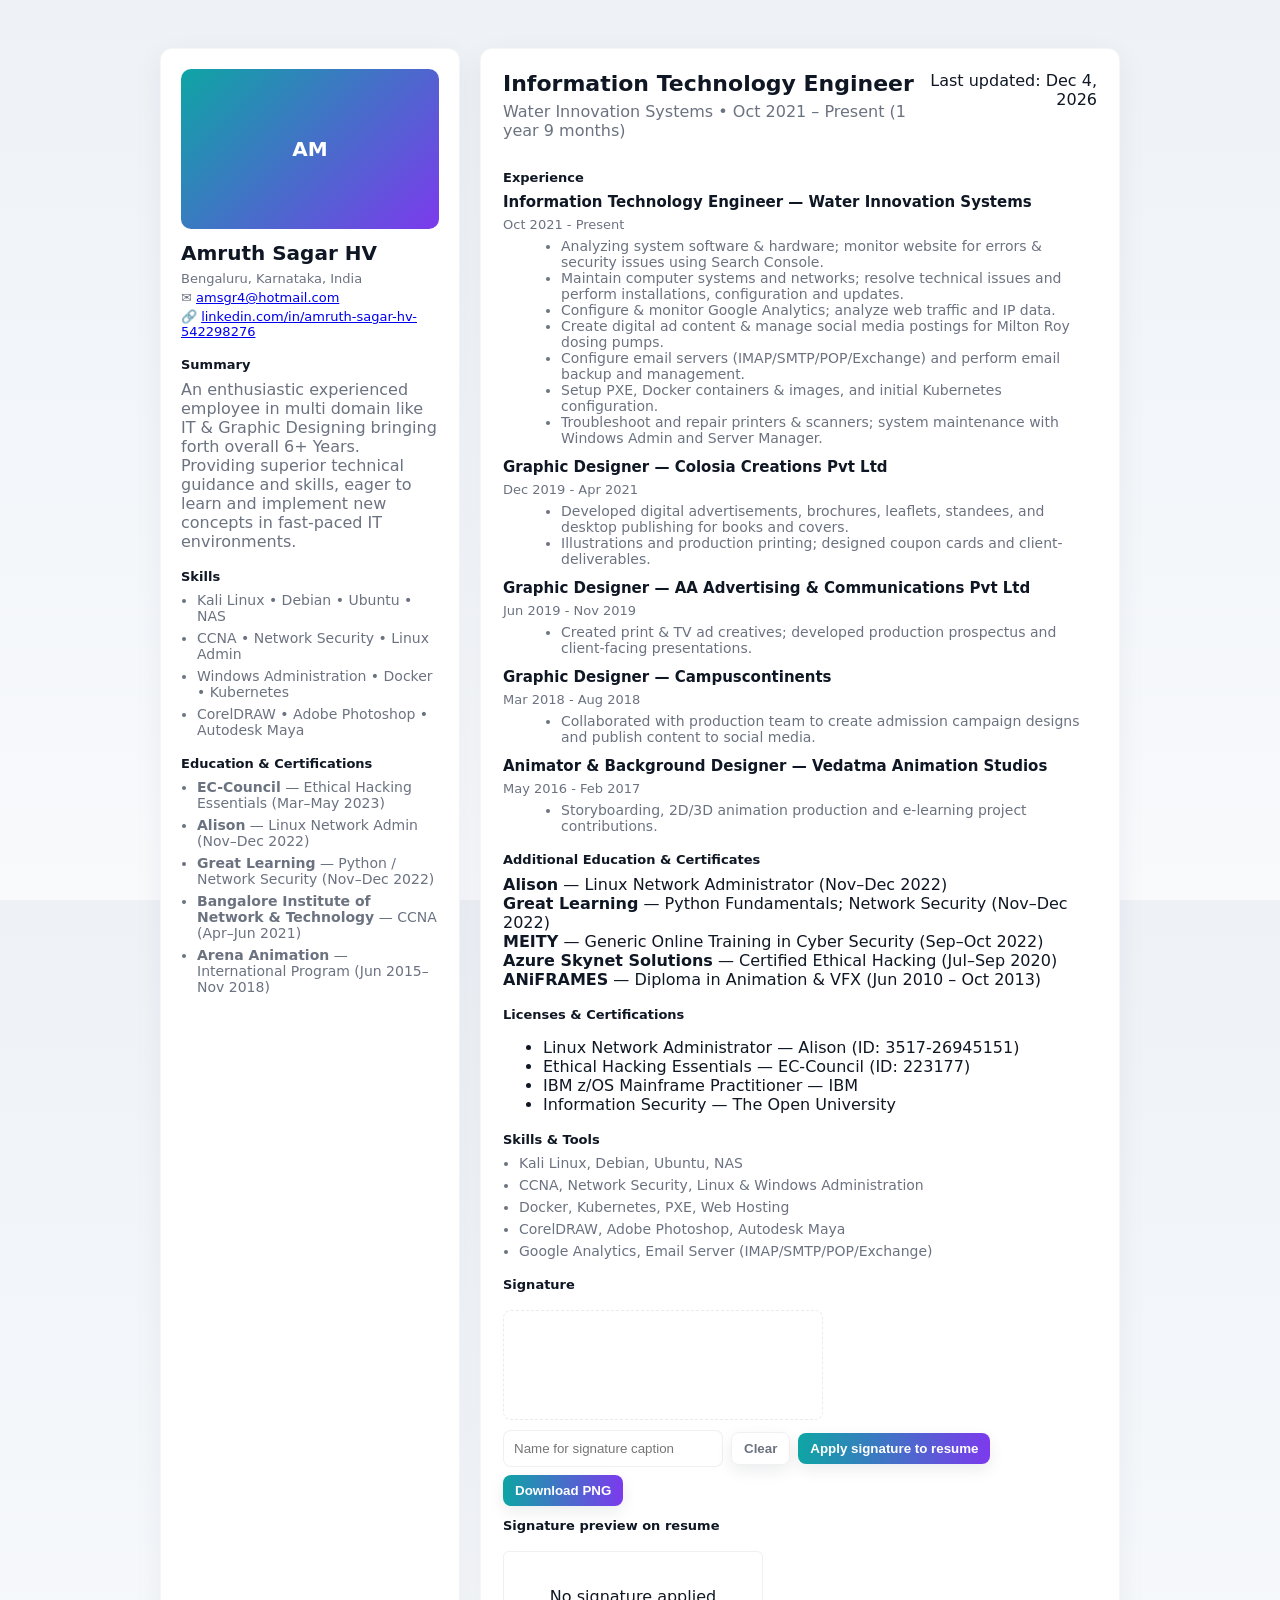
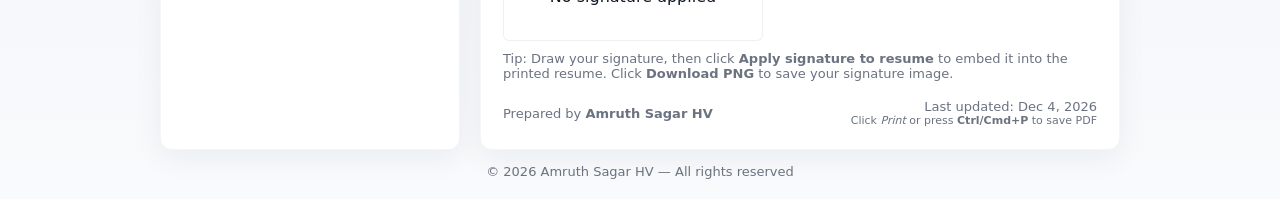
<file: Resume.html>
<!DOCTYPE html>
<!-- saved from url=(0014)about:internet -->
<html lang="en"><head><meta http-equiv="Content-Type" content="text/html; charset=UTF-8">
  
  <meta name="viewport" content="width=device-width,initial-scale=1">
  <title>Amruth Sagar HV — Resume</title>
  <meta name="author" content="Amruth Sagar HV">
  <style>
    /* ---- Basic design tokens ---- */
    :root{
      --bg:#f5f7fb;
      --card:#ffffff;
      --accent:#0ea5a4;
      --muted:#6b7280;
      --text:#0f1724;
      --glass: rgba(14,165,164,0.08);
      --radius:12px;
      --maxw:1000px;
    }
    *{box-sizing:border-box}
    html,body{height:100%}
    body{
      margin:0;
      font-family: Inter, ui-sans-serif, system-ui, -apple-system, "Segoe UI", Roboto, "Helvetica Neue", Arial;
      background: linear-gradient(180deg,#eef2f7 0%, #f8fafc 100%);
      color:var(--text);
      -webkit-font-smoothing:antialiased;
      -moz-osx-font-smoothing:grayscale;
    }

    .wrapper{
      max-width:var(--maxw);
      margin:28px auto;
      padding:20px;
    }

    .resume{
      display:grid;
      grid-template-columns: 300px 1fr;
      gap:20px;
    }

    /* Left column */
    .side{
      background:var(--card);
      border-radius:var(--radius);
      padding:20px;
      box-shadow:0 8px 30px rgba(20,32,50,0.06);
      border:1px solid rgba(15,23,36,0.04);
    }
    .photo{
      width:100%;
      height:160px;
      background:linear-gradient(135deg,var(--accent),#7c3aed);
      border-radius:10px;
      display:flex;align-items:center;justify-content:center;color:white;font-weight:700;font-size:20px;
      margin-bottom:12px;
    }
    .name{
      font-size:20px;font-weight:700;margin:6px 0;
    }
    .loc, .contact, .link { color:var(--muted); font-size:13px; margin:4px 0; }
    .section-title{font-size:13px; font-weight:700; color:var(--text); margin-top:18px; margin-bottom:8px; }
    ul.clean{ padding-left:16px; margin:8px 0 0 0; color:var(--muted); font-size:14px }
    li.clean{ margin:6px 0; }

    /* Right column */
    .main{
      background:var(--card);
      border-radius:var(--radius);
      padding:22px;
      box-shadow:0 8px 30px rgba(20,32,50,0.06);
      border:1px solid rgba(15,23,36,0.04);
    }
    h1.title{margin:0;font-size:22px}
    p.muted{color:var(--muted);margin-top:6px;margin-bottom:12px}
    .job{ margin-bottom:12px;}
    .job h4{ margin:0 0 6px 0; font-size:15px }
    .job .meta{ font-size:13px; color:var(--muted); margin-bottom:6px }
    .job ul{ margin:6px 0 0 18px; color:var(--muted); font-size:14px }
    .edu, .cert { margin-bottom:12px; }

    /* signature area */
    .sig-area{
      margin-top:18px;
      display:flex;
      gap:12px;
      align-items:flex-start;
      flex-wrap:wrap;
    }
    canvas#sigCanvas{
      background:#fff;
      border-radius:8px;
      border:1px dashed rgba(0,0,0,0.08);
      width:320px;
      height:110px;
      touch-action:none;
    }
    .sig-controls{ display:flex; gap:8px; align-items:center; margin-top:6px; flex-wrap:wrap; }
    button, input[type="button"]{
      border:0; padding:8px 12px; border-radius:8px; cursor:pointer; font-weight:600;
      background:linear-gradient(90deg,var(--accent),#7c3aed); color:white;
      box-shadow:0 6px 16px rgba(16,24,40,0.08);
    }
    button.ghost{ background:transparent; color:var(--muted); border:1px solid rgba(0,0,0,0.06); }
    input.sig-name{ padding:10px; border-radius:8px; border:1px solid rgba(0,0,0,0.06); width:220px; }

    /* signature imprint on resume */
    .signature-imprint{
      margin-top:18px;
      display:flex; gap:12px; align-items:center;
    }
    .signature-image{
      width:260px; height:90px; background:#fff; border-radius:6px; border:1px solid rgba(0,0,0,0.06); display:flex; align-items:center; justify-content:center; overflow:hidden;
    }

    /* footer */
    .footer{
      text-align:center; color:var(--muted); font-size:13px; margin-top:14px;
    }

    /* responsive */
    @media (max-width:900px){
      .resume{ grid-template-columns: 1fr; }
      .photo{ height:110px; }
      canvas#sigCanvas{ width:100%; height:120px; }
      .signature-image{ width:100%; height:120px; }
    }

    /* print styles to make resume clean */
    @media print{
      body{ background:white; }
      .wrapper{ box-shadow:none; margin:0; max-width:100%; }
      button, .sig-controls, .muted, .photo{ display:none !important; }
      nav, .footer{ display:none; }
      .card, .side, .main { box-shadow:none; border:none; background:transparent; padding:0; }
      .resume{ grid-template-columns: 1fr; gap:0; }
      .signature-image{ border:0; }
    }
  </style>
</head>
<body>
  <div class="wrapper" role="main" aria-label="Resume of Amruth Sagar HV">
    <div class="resume" id="resumeRoot">
      <!-- LEFT -->
      <aside class="side" aria-label="Profile and contact">
        <div class="photo" aria-hidden="true">AM</div>
        <div class="name">Amruth Sagar HV</div>
        <div class="loc">Bengaluru, Karnataka, India</div>
        <div class="contact">✉️ <a href="mailto:amsgr4@hotmail.com">amsgr4@hotmail.com</a></div>
        <div class="link">🔗 <a href="https://linkedin.com/in/amruth-sagar-hv-542298276" target="_blank" rel="noreferrer">linkedin.com/in/amruth-sagar-hv-542298276</a></div>

        <div class="section-title">Summary</div>
        <p class="muted">An enthusiastic experienced employee in multi domain like IT &amp; Graphic Designing bringing forth overall 6+ Years. Providing superior technical guidance and skills, eager to learn and implement new concepts in fast-paced IT environments.</p>

        <div class="section-title">Skills</div>
        <ul class="clean" aria-label="Skills list">
          <li class="clean">Kali Linux • Debian • Ubuntu • NAS</li>
          <li class="clean">CCNA • Network Security • Linux Admin</li>
          <li class="clean">Windows Administration • Docker • Kubernetes</li>
          <li class="clean">CorelDRAW • Adobe Photoshop • Autodesk Maya</li>
        </ul>

        <div class="section-title">Education &amp; Certifications</div>
        <ul class="clean">
          <li class="clean"><strong>EC-Council</strong> — Ethical Hacking Essentials (Mar–May 2023)</li>
          <li class="clean"><strong>Alison</strong> — Linux Network Admin (Nov–Dec 2022)</li>
          <li class="clean"><strong>Great Learning</strong> — Python / Network Security (Nov–Dec 2022)</li>
          <li class="clean"><strong>Bangalore Institute of Network &amp; Technology</strong> — CCNA (Apr–Jun 2021)</li>
          <li class="clean"><strong>Arena Animation</strong> — International Program (Jun 2015–Nov 2018)</li>
        </ul>

      </aside>

      <!-- RIGHT -->
      <section class="main">
        <header style="display:flex; justify-content:space-between; align-items:flex-start;">
          <div>
            <h1 class="title">Information Technology Engineer</h1>
            <p class="muted">Water Innovation Systems • Oct 2021 – Present (1 year 9 months)</p>
          </div>
          <div style="text-align:right">
            
            <div class="muted" id="lastUpdated">Last updated: Nov 13, 2025</div>
          </div>
        </header>

        <section style="margin-top:12px">
          <h3 class="section-title">Experience</h3>

          <div class="job">
            <h4>Information Technology Engineer — Water Innovation Systems</h4>
            <div class="meta">Oct 2021 - Present</div>
            <ul>
              <li>Analyzing system software &amp; hardware; monitor website for errors &amp; security issues using Search Console.</li>
              <li>Maintain computer systems and networks; resolve technical issues and perform installations, configuration and updates.</li>
              <li>Configure &amp; monitor Google Analytics; analyze web traffic and IP data.</li>
              <li>Create digital ad content &amp; manage social media postings for Milton Roy dosing pumps.</li>
              <li>Configure email servers (IMAP/SMTP/POP/Exchange) and perform email backup and management.</li>
              <li>Setup PXE, Docker containers &amp; images, and initial Kubernetes configuration.</li>
              <li>Troubleshoot and repair printers &amp; scanners; system maintenance with Windows Admin and Server Manager.</li>
            </ul>
          </div>

          <div class="job">
            <h4>Graphic Designer — Colosia Creations Pvt Ltd</h4>
            <div class="meta">Dec 2019 - Apr 2021</div>
            <ul>
              <li>Developed digital advertisements, brochures, leaflets, standees, and desktop publishing for books and covers.</li>
              <li>Illustrations and production printing; designed coupon cards and client-deliverables.</li>
            </ul>
          </div>

          <div class="job">
            <h4>Graphic Designer — AA Advertising &amp; Communications Pvt Ltd</h4>
            <div class="meta">Jun 2019 - Nov 2019</div>
            <ul>
              <li>Created print &amp; TV ad creatives; developed production prospectus and client-facing presentations.</li>
            </ul>
          </div>

          <div class="job">
            <h4>Graphic Designer — Campuscontinents</h4>
            <div class="meta">Mar 2018 - Aug 2018</div>
            <ul>
              <li>Collaborated with production team to create admission campaign designs and publish content to social media.</li>
            </ul>
          </div>

          <div class="job">
            <h4>Animator &amp; Background Designer — Vedatma Animation Studios</h4>
            <div class="meta">May 2016 - Feb 2017</div>
            <ul>
              <li>Storyboarding, 2D/3D animation production and e-learning project contributions.</li>
            </ul>
          </div>

        </section>

        <section style="margin-top:12px">
          <h3 class="section-title">Additional Education &amp; Certificates</h3>
          <div class="edu">
            <strong>Alison</strong> — Linux Network Administrator (Nov–Dec 2022)<br>
            <strong>Great Learning</strong> — Python Fundamentals; Network Security (Nov–Dec 2022)<br>
            <strong>MEITY</strong> — Generic Online Training in Cyber Security (Sep–Oct 2022)<br>
            <strong>Azure Skynet Solutions</strong> — Certified Ethical Hacking (Jul–Sep 2020)<br>
            <strong>ANiFRAMES</strong> — Diploma in Animation &amp; VFX (Jun 2010 – Oct 2013)
          </div>

          <h3 class="section-title">Licenses &amp; Certifications</h3>
          <div class="cert">
            <ul>
              <li>Linux Network Administrator — Alison (ID: 3517-26945151)</li>
              <li>Ethical Hacking Essentials — EC-Council (ID: 223177)</li>
              <li>IBM z/OS Mainframe Practitioner — IBM</li>
              <li>Information Security — The Open University</li>
            </ul>
          </div>
        </section>

        <section style="margin-top:12px">
          <h3 class="section-title">Skills &amp; Tools</h3>
          <ul class="clean">
            <li class="clean">Kali Linux, Debian, Ubuntu, NAS</li>
            <li class="clean">CCNA, Network Security, Linux &amp; Windows Administration</li>
            <li class="clean">Docker, Kubernetes, PXE, Web Hosting</li>
            <li class="clean">CorelDRAW, Adobe Photoshop, Autodesk Maya</li>
            <li class="clean">Google Analytics, Email Server (IMAP/SMTP/POP/Exchange)</li>
          </ul>
        </section>

        <section style="margin-top:12px">
          <h3 class="section-title">Signature</h3>

          <div class="sig-area" aria-hidden="false">
            <div>
              <canvas id="sigCanvas" width="640" height="220" aria-label="Signature canvas" style="width: 320px; height: 110px;"></canvas>
              <div class="sig-controls" role="group" aria-label="Signature controls">
                <input type="text" placeholder="Name for signature caption" id="sigName" class="sig-name">
                <button id="clearSig" class="ghost">Clear</button>
                <button id="applySig">Apply signature to resume</button>
                <button id="downloadSig">Download PNG</button>
              </div>
            </div>

            <div>
              <div class="section-title" style="margin-top:0">Signature preview on resume</div>
              <div class="signature-imprint">
                <div class="signature-image" id="sigPreview">No signature applied</div>
              </div>
              <div style="margin-top:10px;color:var(--muted);font-size:13px">
                Tip: Draw your signature, then click <strong>Apply signature to resume</strong> to embed it into the printed resume. Click <strong>Download PNG</strong> to save your signature image.
              </div>
            </div>
          </div>

        </section>

        <div style="margin-top:18px; display:flex; justify-content:space-between; align-items:center;">
          <div style="color:var(--muted); font-size:13px">Prepared by <strong>Amruth Sagar HV</strong></div>
          <div style="text-align:right; color:var(--muted); font-size:13px">
            <div id="autoDate">Last updated: Nov 13, 2025</div>
            <div style="font-size:11px">Click <em>Print</em> or press <strong>Ctrl/Cmd+P</strong> to save PDF</div>
          </div>
        </div>

      </section>
    </div>

    <div class="footer">© <span id="yearNow">2025</span> Amruth Sagar HV — All rights reserved</div>
  </div>

  <script>
    // ===== Auto-updating date logic (updates daily) =====
    function formatDate(d){
      return d.toLocaleDateString(undefined,{ year:'numeric', month:'short', day:'numeric' });
    }
    function updateDates(){
      const now = new Date();
      document.getElementById('autoDate').textContent = 'Last updated: ' + formatDate(now);
      document.getElementById('lastUpdated').textContent = 'Last updated: ' + formatDate(now);
      document.getElementById('yearNow').textContent = now.getFullYear();
    }
    updateDates();
    // Update once per day (24h)
    setInterval(updateDates, 24 * 60 * 60 * 1000);

    // ===== Signature canvas logic =====
    (function(){
      const canvas = document.getElementById('sigCanvas');
      const ctx = canvas.getContext('2d');
      // HiDPI support
      function setupCanvas(){
        const ratio = window.devicePixelRatio || 1;
        const w = canvas.width;
        const h = canvas.height;
        canvas.style.width = (w/2) + "px";
        canvas.style.height = (h/2) + "px";
        canvas.width = w * ratio;
        canvas.height = h * ratio;
        ctx.scale(ratio, ratio);
        ctx.lineJoin = 'round'; ctx.lineCap = 'round';
        ctx.strokeStyle = '#111';
        ctx.lineWidth = 2.2;
        // clear white
        ctx.fillStyle = '#fff';
        ctx.fillRect(0,0, w/2, h/2);
      }
      // initialize
      canvas.width = 640; canvas.height = 220;
      setupCanvas();
      window.addEventListener('resize', ()=>{ /* keep as is to avoid rescale complexity */ });

      let drawing = false;
      let last = {x:0,y:0};

      function getPos(e){
        const rect = canvas.getBoundingClientRect();
        if (e.touches && e.touches.length) {
          return { x: e.touches[0].clientX - rect.left, y: e.touches[0].clientY - rect.top };
        } else {
          return { x: e.clientX - rect.left, y: e.clientY - rect.top };
        }
      }

      canvas.addEventListener('pointerdown', (e)=>{ drawing=true; last = getPos(e); e.preventDefault(); });
      canvas.addEventListener('pointermove', (e)=>{ if(!drawing) return; const p=getPos(e); ctx.beginPath(); ctx.moveTo(last.x, last.y); ctx.lineTo(p.x,p.y); ctx.stroke(); last=p; });
      canvas.addEventListener('pointerup', ()=>{ drawing=false; });
      canvas.addEventListener('pointerleave', ()=>{ drawing=false; });

      document.getElementById('clearSig').addEventListener('click', ()=>{
        const w = canvas.width, h = canvas.height;
        ctx.clearRect(0,0, w, h);
        // white background
        ctx.fillStyle = '#fff';
        ctx.fillRect(0,0, canvas.width, canvas.height);
        document.getElementById('sigPreview').innerHTML = 'No signature applied';
        document.getElementById('sigPreview').style.backgroundImage = 'none';
      });

      // create PNG download
      document.getElementById('downloadSig').addEventListener('click', ()=>{
        const name = (document.getElementById('sigName').value || 'signature').trim().replace(/\s+/g,'_');
        canvas.toBlob(function(blob){
          const url = URL.createObjectURL(blob);
          const a = document.createElement('a');
          a.href = url;
          a.download = name + '.png';
          document.body.appendChild(a); a.click(); a.remove();
          URL.revokeObjectURL(url);
        }, 'image/png');
      });

      // apply signature to resume (embed into preview div as data URL)
      document.getElementById('applySig').addEventListener('click', ()=>{
        const preview = document.getElementById('sigPreview');
        const name = document.getElementById('sigName').value.trim();
        // create a reduced-size canvas for preview embedding
        const temp = document.createElement('canvas');
        const w = 520, h = 180;
        temp.width = w; temp.height = h;
        const tctx = temp.getContext('2d');
        // white background
        tctx.fillStyle = '#fff'; tctx.fillRect(0,0,w,h);
        // draw the signature scaled to fit
        // we need to draw from the visible canvas (which might be hiDPI scaled)
        // easiest: draw original canvas scaled down
        tctx.drawImage(canvas, 0, 0, w, h - 36);
        // add caption
        if (name) {
          tctx.fillStyle = '#000'; tctx.font = '16px system-ui, Arial'; tctx.fillText(name, 10, h - 10);
        }
        const dataURL = temp.toDataURL('image/png');
        preview.innerHTML = '';
        preview.style.backgroundImage = `url(${dataURL})`;
        preview.style.backgroundSize = 'cover';
        preview.style.backgroundPosition = 'center';
        // For printing: embed this image element inside the resume DOM where appropriate
        // (we already have signature-image container showing it)
      });

    })();
  </script>


</body></html>
</file>
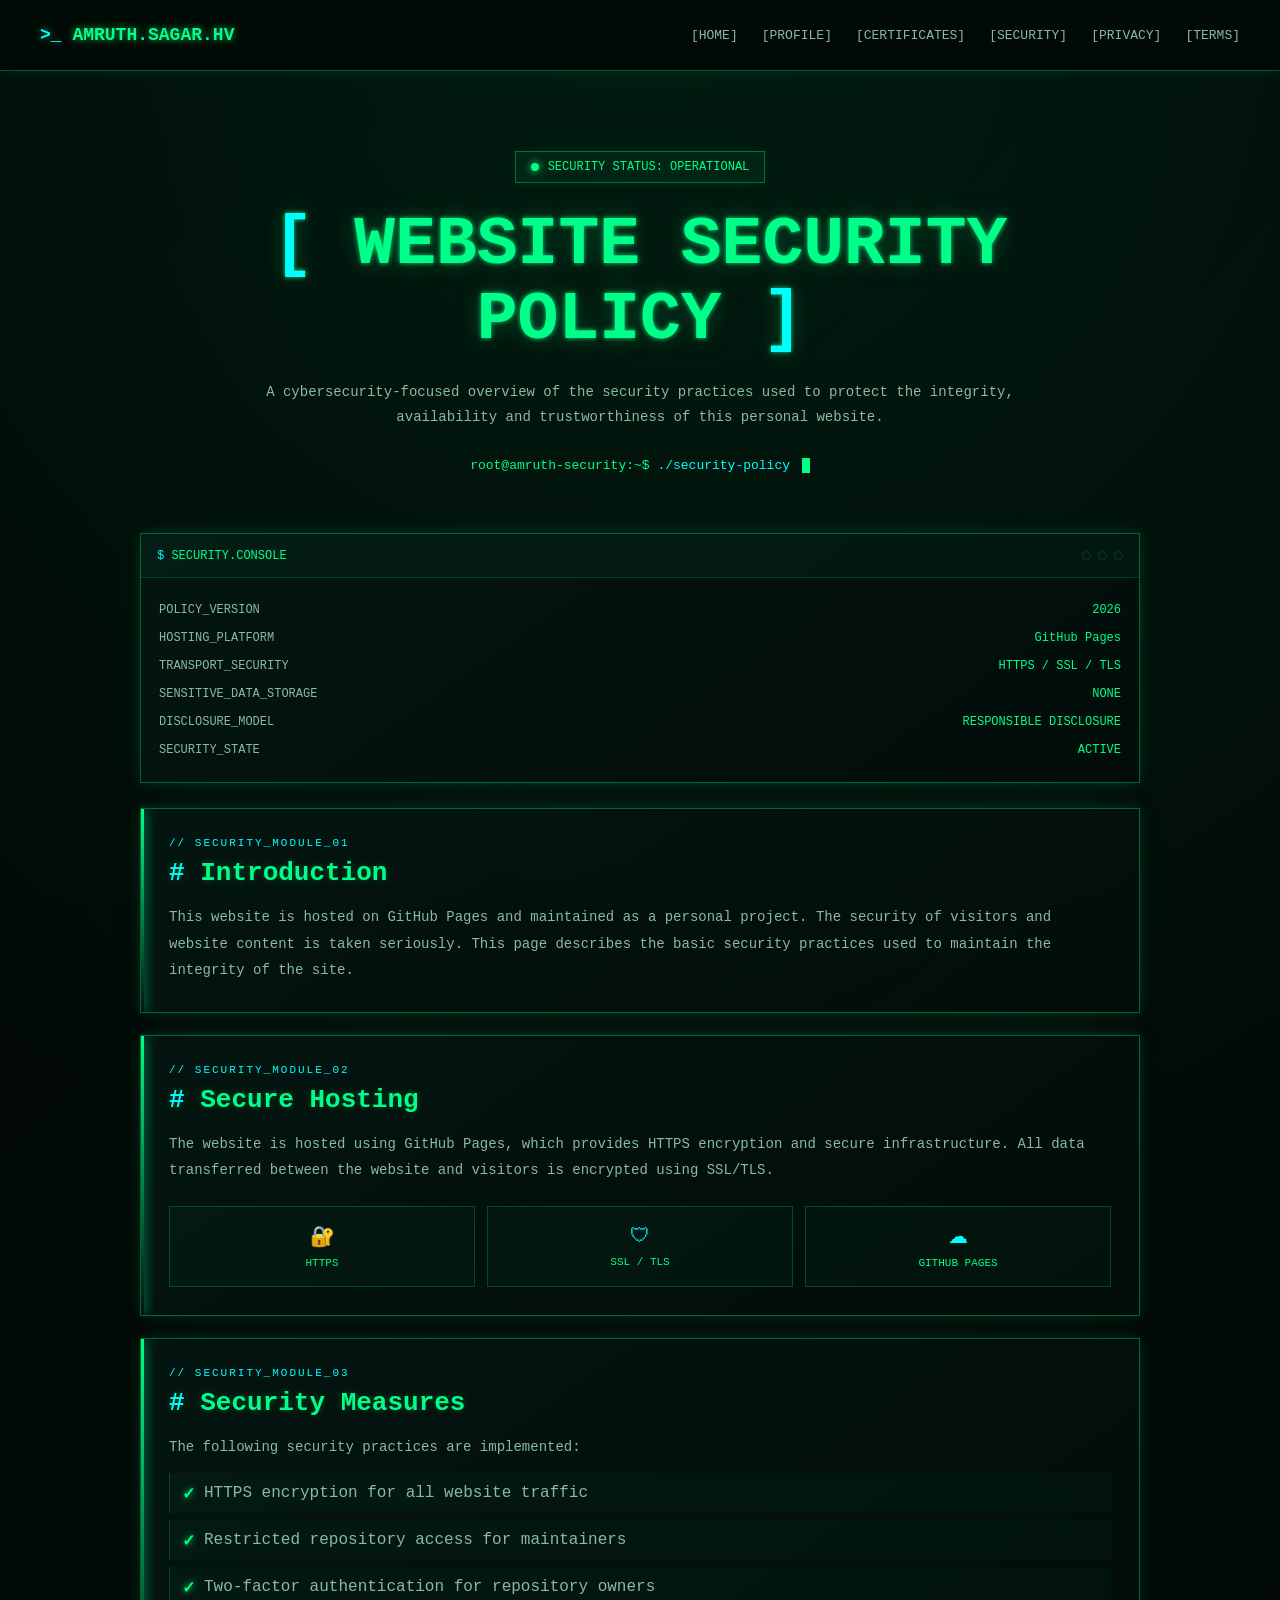
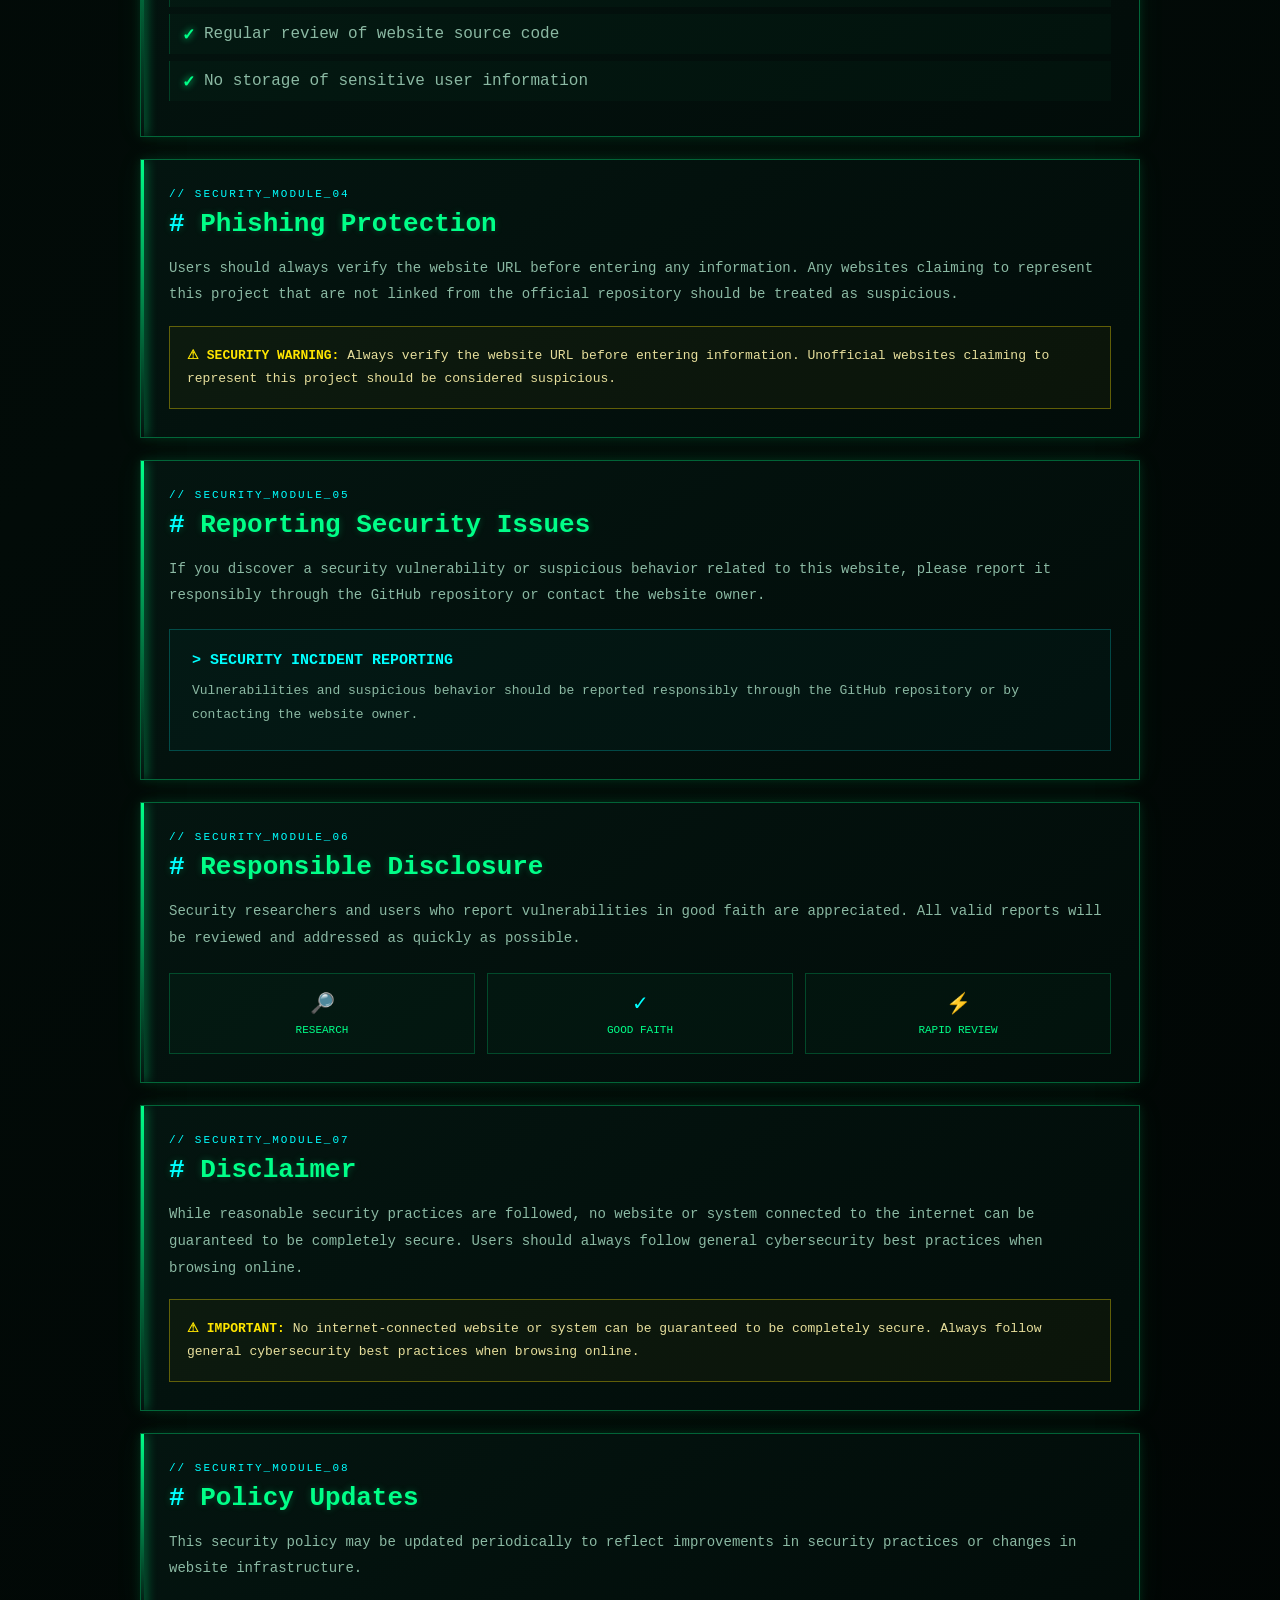
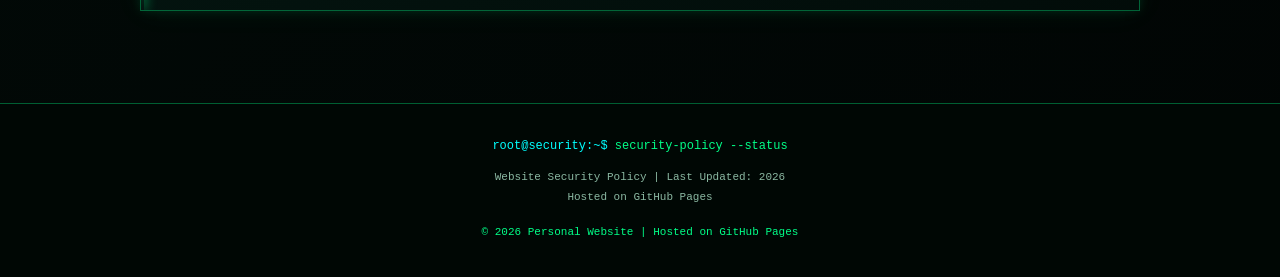
<file: security.html>
<!DOCTYPE html>
<html lang="en">
<head>
    <meta charset="UTF-8">

    <meta name="viewport"
          content="width=device-width, initial-scale=1.0">

    <meta name="description"
          content="Website Security Policy - Amruth Sagar HV | Cybersecurity, Secure Hosting, Responsible Disclosure and Security Practices">

    <meta name="keywords"
          content="Security Policy, Cybersecurity, Ethical Hacking, Website Security, HTTPS, SSL TLS, GitHub Pages, Responsible Disclosure">

    <meta name="author"
          content="Amruth Sagar HV">

    <meta name="robots"
          content="index, follow">

    <meta name="theme-color"
          content="#020b08">

    <title>Security Policy | Amruth Sagar HV</title>

    <style>

        /* =========================================================
           ROOT VARIABLES
        ========================================================= */

        :root {
            --bg: #020b08;
            --bg-secondary: #04120e;
            --panel: rgba(4, 22, 17, 0.92);
            --panel-light: rgba(8, 35, 26, 0.75);

            --green: #00ff88;
            --green-soft: #00cc6a;
            --green-dark: #063d27;

            --cyan: #00ffff;
            --yellow: #ffe600;
            --red: #ff3b3b;

            --text: #d8ffe9;
            --text-soft: #8bb9a3;
            --border: rgba(0, 255, 136, 0.35);

            --shadow:
                0 0 10px rgba(0,255,136,0.12),
                0 0 30px rgba(0,255,136,0.05);

            --font-mono:
                "Courier New",
                Courier,
                monospace;
        }

        /* =========================================================
           RESET
        ========================================================= */

        * {
            margin: 0;
            padding: 0;
            box-sizing: border-box;
        }

        html {
            scroll-behavior: smooth;
        }

        body {
            min-height: 100vh;
            background:
                radial-gradient(
                    circle at top,
                    rgba(0,255,136,0.08),
                    transparent 35%
                ),
                linear-gradient(
                    135deg,
                    #010705,
                    #020b08 45%,
                    #010504
                );

            color: var(--text);
            font-family: var(--font-mono);
            overflow-x: hidden;
        }

        /* =========================================================
           MATRIX BACKGROUND
        ========================================================= */

        .matrix {
            position: fixed;
            inset: 0;
            z-index: -5;
            overflow: hidden;
            pointer-events: none;
            opacity: 0.08;
        }

        .matrix span {
            position: absolute;
            top: -120px;
            color: var(--green);
            font-size: 14px;
            line-height: 1.3;
            white-space: pre;
            animation: matrixFall linear infinite;
        }

        .matrix span:nth-child(1) {
            left: 2%;
            animation-duration: 11s;
        }

        .matrix span:nth-child(2) {
            left: 10%;
            animation-duration: 8s;
            animation-delay: 2s;
        }

        .matrix span:nth-child(3) {
            left: 20%;
            animation-duration: 13s;
            animation-delay: 1s;
        }

        .matrix span:nth-child(4) {
            left: 31%;
            animation-duration: 9s;
            animation-delay: 4s;
        }

        .matrix span:nth-child(5) {
            left: 42%;
            animation-duration: 12s;
            animation-delay: 2s;
        }

        .matrix span:nth-child(6) {
            left: 54%;
            animation-duration: 10s;
            animation-delay: 5s;
        }

        .matrix span:nth-child(7) {
            left: 66%;
            animation-duration: 14s;
            animation-delay: 3s;
        }

        .matrix span:nth-child(8) {
            left: 77%;
            animation-duration: 9s;
            animation-delay: 1s;
        }

        .matrix span:nth-child(9) {
            left: 88%;
            animation-duration: 12s;
            animation-delay: 6s;
        }

        .matrix span:nth-child(10) {
            left: 96%;
            animation-duration: 8s;
            animation-delay: 2s;
        }

        @keyframes matrixFall {
            0% {
                transform: translateY(-150px);
            }

            100% {
                transform: translateY(120vh);
            }
        }

        /* =========================================================
           SCANLINES
        ========================================================= */

        body::before {
            content: "";
            position: fixed;
            inset: 0;
            pointer-events: none;
            z-index: 999;
            background:
                repeating-linear-gradient(
                    to bottom,
                    rgba(255,255,255,0.015) 0px,
                    rgba(255,255,255,0.015) 1px,
                    transparent 1px,
                    transparent 4px
                );
            mix-blend-mode: overlay;
        }

        /* =========================================================
           NAVIGATION
        ========================================================= */

        header {
            position: sticky;
            top: 0;
            z-index: 100;

            width: 100%;

            background:
                rgba(1, 9, 6, 0.94);

            border-bottom:
                1px solid var(--border);

            box-shadow:
                0 0 20px rgba(0,255,136,0.08);

            backdrop-filter: blur(12px);
        }

        .nav {
            max-width: 1250px;
            margin: auto;

            min-height: 70px;

            padding:
                0 25px;

            display: flex;
            align-items: center;
            justify-content: space-between;
            gap: 20px;
        }

        .logo {
            color: var(--green);
            font-size: 18px;
            font-weight: bold;
            text-decoration: none;

            text-shadow:
                0 0 8px rgba(0,255,136,0.7);

            white-space: nowrap;
        }

        .logo::before {
            content: ">_ ";
            color: var(--cyan);
        }

        .nav-links {
            display: flex;
            align-items: center;
            gap: 24px;
            list-style: none;
        }

        .nav-links a {
            color: var(--text-soft);
            text-decoration: none;
            font-size: 13px;

            transition:
                color 0.2s ease,
                text-shadow 0.2s ease;
        }

        .nav-links a:hover {
            color: var(--green);
            text-shadow:
                0 0 8px var(--green);
        }

        /* =========================================================
           HERO
        ========================================================= */

        .hero {
            max-width: 1250px;
            margin: auto;

            min-height: 420px;

            padding:
                80px 25px 60px;

            display: flex;
            align-items: center;
            justify-content: center;

            text-align: center;
        }

        .hero-content {
            width: 100%;
            max-width: 950px;
        }

        .terminal-status {
            display: inline-flex;
            align-items: center;
            gap: 9px;

            padding:
                8px 15px;

            margin-bottom: 25px;

            border:
                1px solid var(--border);

            background:
                rgba(0,255,136,0.05);

            color: var(--green);

            font-size: 12px;

            box-shadow:
                inset 0 0 15px rgba(0,255,136,0.03),
                0 0 15px rgba(0,255,136,0.05);
        }

        .status-dot {
            width: 8px;
            height: 8px;

            border-radius: 50%;

            background: var(--green);

            box-shadow:
                0 0 8px var(--green);

            animation:
                pulse 1.5s infinite;
        }

        @keyframes pulse {
            0%, 100% {
                opacity: 1;
                transform: scale(1);
            }

            50% {
                opacity: 0.45;
                transform: scale(0.75);
            }
        }

        .hero h1 {
            font-size:
                clamp(32px, 6vw, 68px);

            line-height: 1.1;

            color: var(--green);

            text-shadow:
                0 0 5px rgba(0,255,136,0.8),
                0 0 25px rgba(0,255,136,0.25);

            margin-bottom: 22px;
        }

        .hero h1::before {
            content: "[";
            color: var(--cyan);
        }

        .hero h1::after {
            content: "]";
            color: var(--cyan);
        }

        .hero-subtitle {
            color: var(--text-soft);
            font-size: 14px;
            line-height: 1.8;

            max-width: 800px;
            margin: auto;
        }

        .terminal-line {
            margin-top: 28px;

            color: var(--text);

            font-size: 13px;
        }

        .terminal-line .prompt {
            color: var(--green);
        }

        .terminal-line .command {
            color: var(--cyan);
        }

        .cursor {
            display: inline-block;
            width: 8px;
            height: 15px;
            margin-left: 4px;

            background: var(--green);

            vertical-align: middle;

            animation:
                blink 1s steps(1) infinite;
        }

        @keyframes blink {
            50% {
                opacity: 0;
            }
        }

        /* =========================================================
           MAIN CONTENT
        ========================================================= */

        main {
            max-width: 1050px;
            margin: auto;

            padding:
                0 25px 70px;
        }

        /* =========================================================
           SECURITY HEADER
        ========================================================= */

        .security-console {
            border:
                1px solid var(--border);

            background:
                linear-gradient(
                    145deg,
                    rgba(4,22,17,0.96),
                    rgba(2,13,10,0.96)
                );

            box-shadow:
                var(--shadow);

            margin-bottom: 25px;
        }

        .console-header {
            min-height: 44px;

            padding:
                0 16px;

            display: flex;
            align-items: center;
            justify-content: space-between;

            border-bottom:
                1px solid rgba(0,255,136,0.18);

            background:
                rgba(0,255,136,0.035);
        }

        .console-title {
            color: var(--green);
            font-size: 12px;
        }

        .console-title::before {
            content: "$ ";
            color: var(--cyan);
        }

        .console-controls {
            display: flex;
            gap: 7px;
        }

        .console-controls span {
            width: 9px;
            height: 9px;

            border-radius: 50%;

            border: 1px solid var(--green-dark);
        }

        .console-body {
            padding: 18px;
        }

        .console-row {
            display: flex;
            justify-content: space-between;
            gap: 20px;

            padding: 7px 0;

            font-size: 12px;
        }

        .console-key {
            color: var(--text-soft);
        }

        .console-value {
            color: var(--green);
            text-align: right;
        }

        /* =========================================================
           POLICY CARDS
        ========================================================= */

        .policy-section {
            position: relative;

            margin-bottom: 22px;

            padding: 28px;

            background:
                linear-gradient(
                    145deg,
                    rgba(4,22,17,0.95),
                    rgba(2,13,10,0.92)
                );

            border:
                1px solid var(--border);

            box-shadow:
                var(--shadow);

            overflow: hidden;
        }

        .policy-section::before {
            content: "";
            position: absolute;

            left: 0;
            top: 0;
            bottom: 0;

            width: 3px;

            background:
                linear-gradient(
                    to bottom,
                    var(--green),
                    transparent
                );

            box-shadow:
                0 0 12px var(--green);
        }

        .section-number {
            color: var(--cyan);
            font-size: 11px;

            margin-bottom: 9px;

            letter-spacing: 2px;
        }

        .policy-section h2 {
            color: var(--green);

            font-size:
                clamp(19px, 3vw, 26px);

            margin-bottom: 16px;

            text-shadow:
                0 0 7px rgba(0,255,136,0.25);
        }

        .policy-section h2::before {
            content: "# ";
            color: var(--cyan);
        }

        .policy-section p {
            color: var(--text-soft);

            font-size: 14px;
            line-height: 1.9;
        }

        /* =========================================================
           SECURITY LIST
        ========================================================= */

        .security-list {
            list-style: none;

            margin-top: 12px;
        }

        .security-list li {
            position: relative;

            padding:
                11px 12px 11px 34px;

            margin-bottom: 7px;

            color: var(--text-soft);

            background:
                rgba(0,255,136,0.025);

            border-left:
                1px solid rgba(0,255,136,0.18);

            transition:
                all 0.2s ease;
        }

        .security-list li::before {
            content: "✓";

            position: absolute;
            left: 12px;

            color: var(--green);

            font-weight: bold;

            text-shadow:
                0 0 7px var(--green);
        }

        .security-list li:hover {
            color: var(--text);

            background:
                rgba(0,255,136,0.055);

            border-left-color:
                var(--green);

            transform:
                translateX(4px);
        }

        /* =========================================================
           WARNING BOX
        ========================================================= */

        .warning-box {
            margin-top: 18px;

            padding: 17px;

            border:
                1px solid rgba(255,230,0,0.35);

            background:
                rgba(255,230,0,0.035);

            color: #e7df9c;

            font-size: 13px;

            line-height: 1.8;
        }

        .warning-box strong {
            color: var(--yellow);
        }

        /* =========================================================
           SECURITY BADGES
        ========================================================= */

        .badges {
            display: grid;

            grid-template-columns:
                repeat(3, 1fr);

            gap: 12px;

            margin-top: 22px;
        }

        .badge {
            padding: 17px 12px;

            text-align: center;

            border:
                1px solid rgba(0,255,136,0.22);

            background:
                rgba(0,255,136,0.025);

            color: var(--green);

            font-size: 11px;

            transition:
                all 0.25s ease;
        }

        .badge:hover {
            border-color:
                var(--green);

            box-shadow:
                0 0 18px rgba(0,255,136,0.12);

            transform:
                translateY(-3px);
        }

        .badge-icon {
            display: block;

            color: var(--cyan);

            font-size: 20px;

            margin-bottom: 8px;
        }

        /* =========================================================
           DISCLOSURE PANEL
        ========================================================= */

        .disclosure-panel {
            margin-top: 20px;

            padding: 22px;

            border:
                1px solid rgba(0,255,255,0.22);

            background:
                rgba(0,255,255,0.025);
        }

        .disclosure-panel h3 {
            color: var(--cyan);

            font-size: 15px;

            margin-bottom: 10px;
        }

        .disclosure-panel p {
            font-size: 13px;
        }

        /* =========================================================
           FOOTER
        ========================================================= */

        footer {
            border-top:
                1px solid var(--border);

            background:
                rgba(1,8,5,0.95);

            padding:
                35px 20px;

            text-align: center;
        }

        .footer-terminal {
            max-width: 850px;
            margin: auto;
        }

        .footer-command {
            color: var(--green);
            font-size: 12px;

            margin-bottom: 15px;
        }

        .footer-command::before {
            content: "root@security:~$ ";
            color: var(--cyan);
        }

        footer p {
            color: var(--text-soft);

            font-size: 11px;

            line-height: 1.8;
        }

        .copyright {
            margin-top: 15px;

            color: var(--green);

            font-size: 11px;
        }

        /* =========================================================
           SCROLL TOP BUTTON
        ========================================================= */

        #topButton {
            position: fixed;

            right: 20px;
            bottom: 20px;

            width: 42px;
            height: 42px;

            display: flex;
            align-items: center;
            justify-content: center;

            background:
                rgba(0,255,136,0.08);

            border:
                1px solid var(--border);

            color: var(--green);

            font-family: var(--font-mono);
            font-size: 18px;

            cursor: pointer;

            opacity: 0;
            visibility: hidden;

            transition:
                all 0.25s ease;

            z-index: 50;
        }

        #topButton.visible {
            opacity: 1;
            visibility: visible;
        }

        #topButton:hover {
            background:
                rgba(0,255,136,0.15);

            box-shadow:
                0 0 18px rgba(0,255,136,0.2);
        }

        /* =========================================================
           RESPONSIVE DESIGN
        ========================================================= */

        @media (max-width: 800px) {

            .nav {
                min-height: auto;
                padding: 17px 20px;

                flex-direction: column;
            }

            .nav-links {
                gap: 14px;
                flex-wrap: wrap;
                justify-content: center;
            }

            .hero {
                min-height: 360px;
                padding:
                    65px 20px 45px;
            }

            main {
                padding:
                    0 16px 55px;
            }

            .policy-section {
                padding: 23px 20px;
            }

            .badges {
                grid-template-columns:
                    1fr;
            }

            .console-row {
                flex-direction: column;
                gap: 4px;
            }

            .console-value {
                text-align: left;
            }
        }

        @media (max-width: 500px) {

            .hero h1 {
                font-size: 31px;
            }

            .hero-subtitle {
                font-size: 12px;
            }

            .policy-section h2 {
                font-size: 19px;
            }

            .policy-section p,
            .security-list li {
                font-size: 12px;
            }

            .console-body {
                padding: 13px;
            }

            .console-row {
                font-size: 10px;
            }
        }

        /* =========================================================
           ACCESSIBILITY
        ========================================================= */

        @media (prefers-reduced-motion: reduce) {

            html {
                scroll-behavior: auto;
            }

            *,
            *::before,
            *::after {
                animation-duration: 0.01ms !important;
                animation-iteration-count: 1 !important;
                transition-duration: 0.01ms !important;
            }
        }

    </style>
</head>

<body>

    <!-- =========================================================
         MATRIX BACKGROUND
    ========================================================== -->

    <div class="matrix" aria-hidden="true">

        <span>
01010101
11001010
00110101
10101010
01001101
11010101
00101110
10110100
        </span>

        <span>
10101010
01010101
11100010
00110011
10100101
01001010
11001100
00110101
        </span>

        <span>
00101101
10101010
01010101
11001100
00110011
10110101
01001001
11010110
        </span>

        <span>
11010010
00101101
10110010
01001011
11100001
00110110
10101001
01011100
        </span>

        <span>
01010101
10101010
00110011
11001100
01001010
10110101
00101110
11010010
        </span>

        <span>
11100010
00110101
10101010
01001101
11010101
00101110
10110100
01010101
        </span>

        <span>
00110011
11001100
10101010
01010101
11100010
00101101
10110101
01001010
        </span>

        <span>
10110100
01001011
11010010
00101101
10101010
01010101
11100010
00110101
        </span>

        <span>
01001010
10110101
00101110
11010010
01010101
10101010
00110011
11001100
        </span>

        <span>
11001100
00110011
10101010
01010101
11010010
00101101
10110100
01001011
        </span>

    </div>


    <!-- =========================================================
         HEADER
    ========================================================== -->

    <header>

        <nav class="nav">

            <a href="index.html" class="logo">
                AMRUTH.SAGAR.HV
            </a>

            <ul class="nav-links">

                <li>
                    <a href="index.html">
                        [HOME]
                    </a>
                </li>

                <li>
                    <a href="Profile.html">
                        [PROFILE]
                    </a>
                </li>

                <li>
                    <a href="certificate.html">
                        [CERTIFICATES]
                    </a>
                </li>

                <li>
                    <a href="security.html">
                        [SECURITY]
                    </a>
                </li>

                <li>
                    <a href="privacy-policy.html">
                        [PRIVACY]
                    </a>
                </li>

                <li>
                    <a href="terms.html">
                        [TERMS]
                    </a>
                </li>

            </ul>

        </nav>

    </header>


    <!-- =========================================================
         HERO
    ========================================================== -->

    <section class="hero">

        <div class="hero-content">

            <div class="terminal-status">

                <span class="status-dot"></span>

                SECURITY STATUS:
                OPERATIONAL

            </div>

            <h1>
                WEBSITE SECURITY POLICY
            </h1>

            <p class="hero-subtitle">

                A cybersecurity-focused overview of the security
                practices used to protect the integrity,
                availability and trustworthiness of this personal
                website.

            </p>

            <div class="terminal-line">

                <span class="prompt">
                    root@amruth-security:~$
                </span>

                <span class="command">
                    ./security-policy --status
                </span>

                <span class="cursor"></span>

            </div>

        </div>

    </section>


    <!-- =========================================================
         MAIN
    ========================================================== -->

    <main>


        <!-- SECURITY CONSOLE -->

        <div class="security-console">

            <div class="console-header">

                <span class="console-title">
                    SECURITY.CONSOLE
                </span>

                <div class="console-controls">

                    <span></span>
                    <span></span>
                    <span></span>

                </div>

            </div>

            <div class="console-body">

                <div class="console-row">

                    <span class="console-key">
                        POLICY_VERSION
                    </span>

                    <span class="console-value">
                        2026
                    </span>

                </div>

                <div class="console-row">

                    <span class="console-key">
                        HOSTING_PLATFORM
                    </span>

                    <span class="console-value">
                        GitHub Pages
                    </span>

                </div>

                <div class="console-row">

                    <span class="console-key">
                        TRANSPORT_SECURITY
                    </span>

                    <span class="console-value">
                        HTTPS / SSL / TLS
                    </span>

                </div>

                <div class="console-row">

                    <span class="console-key">
                        SENSITIVE_DATA_STORAGE
                    </span>

                    <span class="console-value">
                        NONE
                    </span>

                </div>

                <div class="console-row">

                    <span class="console-key">
                        DISCLOSURE_MODEL
                    </span>

                    <span class="console-value">
                        RESPONSIBLE DISCLOSURE
                    </span>

                </div>

                <div class="console-row">

                    <span class="console-key">
                        SECURITY_STATE
                    </span>

                    <span class="console-value">
                        ACTIVE
                    </span>

                </div>

            </div>

        </div>


        <!-- =====================================================
             1. INTRODUCTION
        ====================================================== -->

        <section class="policy-section">

            <div class="section-number">
                // SECURITY_MODULE_01
            </div>

            <h2>
                Introduction
            </h2>

            <p>

                This website is hosted on GitHub Pages and maintained
                as a personal project. The security of visitors and
                website content is taken seriously. This page describes
                the basic security practices used to maintain the
                integrity of the site.

            </p>

        </section>


        <!-- =====================================================
             2. SECURE HOSTING
        ====================================================== -->

        <section class="policy-section">

            <div class="section-number">
                // SECURITY_MODULE_02
            </div>

            <h2>
                Secure Hosting
            </h2>

            <p>

                The website is hosted using GitHub Pages, which provides
                HTTPS encryption and secure infrastructure. All data
                transferred between the website and visitors is encrypted
                using SSL/TLS.

            </p>

            <div class="badges">

                <div class="badge">

                    <span class="badge-icon">
                        🔐
                    </span>

                    HTTPS

                </div>

                <div class="badge">

                    <span class="badge-icon">
                        🛡
                    </span>

                    SSL / TLS

                </div>

                <div class="badge">

                    <span class="badge-icon">
                        ☁
                    </span>

                    GITHUB PAGES

                </div>

            </div>

        </section>


        <!-- =====================================================
             3. SECURITY MEASURES
        ====================================================== -->

        <section class="policy-section">

            <div class="section-number">
                // SECURITY_MODULE_03
            </div>

            <h2>
                Security Measures
            </h2>

            <p>

                The following security practices are implemented:

            </p>

            <ul class="security-list">

                <li>
                    HTTPS encryption for all website traffic
                </li>

                <li>
                    Restricted repository access for maintainers
                </li>

                <li>
                    Two-factor authentication for repository owners
                </li>

                <li>
                    Regular review of website source code
                </li>

                <li>
                    No storage of sensitive user information
                </li>

            </ul>

        </section>


        <!-- =====================================================
             4. PHISHING PROTECTION
        ====================================================== -->

        <section class="policy-section">

            <div class="section-number">
                // SECURITY_MODULE_04
            </div>

            <h2>
                Phishing Protection
            </h2>

            <p>

                Users should always verify the website URL before
                entering any information. Any websites claiming to
                represent this project that are not linked from the
                official repository should be treated as suspicious.

            </p>

            <div class="warning-box">

                <strong>
                    ⚠ SECURITY WARNING:
                </strong>

                Always verify the website URL before entering
                information. Unofficial websites claiming to represent
                this project should be considered suspicious.

            </div>

        </section>


        <!-- =====================================================
             5. REPORTING SECURITY ISSUES
        ====================================================== -->

        <section class="policy-section">

            <div class="section-number">
                // SECURITY_MODULE_05
            </div>

            <h2>
                Reporting Security Issues
            </h2>

            <p>

                If you discover a security vulnerability or suspicious
                behavior related to this website, please report it
                responsibly through the GitHub repository or contact
                the website owner.

            </p>

            <div class="disclosure-panel">

                <h3>
                    &gt; SECURITY INCIDENT REPORTING
                </h3>

                <p>

                    Vulnerabilities and suspicious behavior should be
                    reported responsibly through the GitHub repository
                    or by contacting the website owner.

                </p>

            </div>

        </section>


        <!-- =====================================================
             6. RESPONSIBLE DISCLOSURE
        ====================================================== -->

        <section class="policy-section">

            <div class="section-number">
                // SECURITY_MODULE_06
            </div>

            <h2>
                Responsible Disclosure
            </h2>

            <p>

                Security researchers and users who report vulnerabilities
                in good faith are appreciated. All valid reports will be
                reviewed and addressed as quickly as possible.

            </p>

            <div class="badges">

                <div class="badge">

                    <span class="badge-icon">
                        🔎
                    </span>

                    RESEARCH

                </div>

                <div class="badge">

                    <span class="badge-icon">
                        ✓
                    </span>

                    GOOD FAITH

                </div>

                <div class="badge">

                    <span class="badge-icon">
                        ⚡
                    </span>

                    RAPID REVIEW

                </div>

            </div>

        </section>


        <!-- =====================================================
             7. DISCLAIMER
        ====================================================== -->

        <section class="policy-section">

            <div class="section-number">
                // SECURITY_MODULE_07
            </div>

            <h2>
                Disclaimer
            </h2>

            <p>

                While reasonable security practices are followed,
                no website or system connected to the internet can
                be guaranteed to be completely secure. Users should
                always follow general cybersecurity best practices
                when browsing online.

            </p>

            <div class="warning-box">

                <strong>
                    ⚠ IMPORTANT:
                </strong>

                No internet-connected website or system can be
                guaranteed to be completely secure. Always follow
                general cybersecurity best practices when browsing
                online.

            </div>

        </section>


        <!-- =====================================================
             8. POLICY UPDATES
        ====================================================== -->

        <section class="policy-section">

            <div class="section-number">
                // SECURITY_MODULE_08
            </div>

            <h2>
                Policy Updates
            </h2>

            <p>

                This security policy may be updated periodically to
                reflect improvements in security practices or changes
                in website infrastructure.

            </p>

        </section>


    </main>


    <!-- =========================================================
         FOOTER
    ========================================================== -->

    <footer>

        <div class="footer-terminal">

            <div class="footer-command">
                security-policy --status
            </div>

            <p>
                Website Security Policy | Last Updated: 2026
            </p>

            <p>
                Hosted on GitHub Pages
            </p>

            <p class="copyright">
                © 2026 Personal Website | Hosted on GitHub Pages
            </p>

        </div>

    </footer>


    <!-- =========================================================
         SCROLL TOP
    ========================================================== -->

    <button
        id="topButton"
        aria-label="Scroll to top"
        title="Scroll to top">

        ↑

    </button>


    <!-- =========================================================
         JAVASCRIPT
    ========================================================== -->

    <script>

        /* =====================================================
           SCROLL TO TOP
        ====================================================== */

        const topButton =
            document.getElementById("topButton");

        window.addEventListener("scroll", function () {

            if (window.scrollY > 400) {

                topButton.classList.add("visible");

            } else {

                topButton.classList.remove("visible");

            }

        });


        topButton.addEventListener("click", function () {

            window.scrollTo({

                top: 0,

                behavior: "smooth"

            });

        });


        /* =====================================================
           TERMINAL TYPING EFFECT
        ====================================================== */

        const commandElement =
            document.querySelector(".command");

        const originalCommand =
            commandElement.textContent.trim();

        commandElement.textContent = "";

        let commandIndex = 0;

        function typeCommand() {

            if (commandIndex < originalCommand.length) {

                commandElement.textContent +=
                    originalCommand.charAt(commandIndex);

                commandIndex++;

                setTimeout(
                    typeCommand,
                    45
                );

            }

        }

        setTimeout(
            typeCommand,
            700
        );


        /* =====================================================
           SECURITY STATUS CONSOLE
        ====================================================== */

        console.log(
            "%c[ SECURITY SYSTEM INITIALIZED ]",
            "color:#00ff88;font-weight:bold;font-size:16px;"
        );

        console.log(
            "%cWebsite Security Policy - 2026",
            "color:#00ffff;font-size:13px;"
        );

        console.log(
            "%cHTTPS / SSL / TLS : ENABLED",
            "color:#00ff88;"
        );

        console.log(
            "%cSensitive User Data Storage : NONE",
            "color:#00ff88;"
        );

        console.log(
            "%cResponsible Disclosure : ENABLED",
            "color:#00ff88;"
        );


        /* =====================================================
           SECTION REVEAL
        ====================================================== */

        const sections =
            document.querySelectorAll(
                ".policy-section"
            );

        const observer =
            new IntersectionObserver(
                function(entries) {

                    entries.forEach(
                        function(entry) {

                            if (entry.isIntersecting) {

                                entry.target.style.opacity =
                                    "1";

                                entry.target.style.transform =
                                    "translateY(0)";

                            }

                        }
                    );

                },
                {
                    threshold: 0.08
                }
            );


        sections.forEach(
            function(section) {

                section.style.opacity = "0";

                section.style.transform =
                    "translateY(18px)";

                section.style.transition =
                    "opacity 0.6s ease, transform 0.6s ease";

                observer.observe(section);

            }
        );

    </script>

</body>
</html>
</file>
